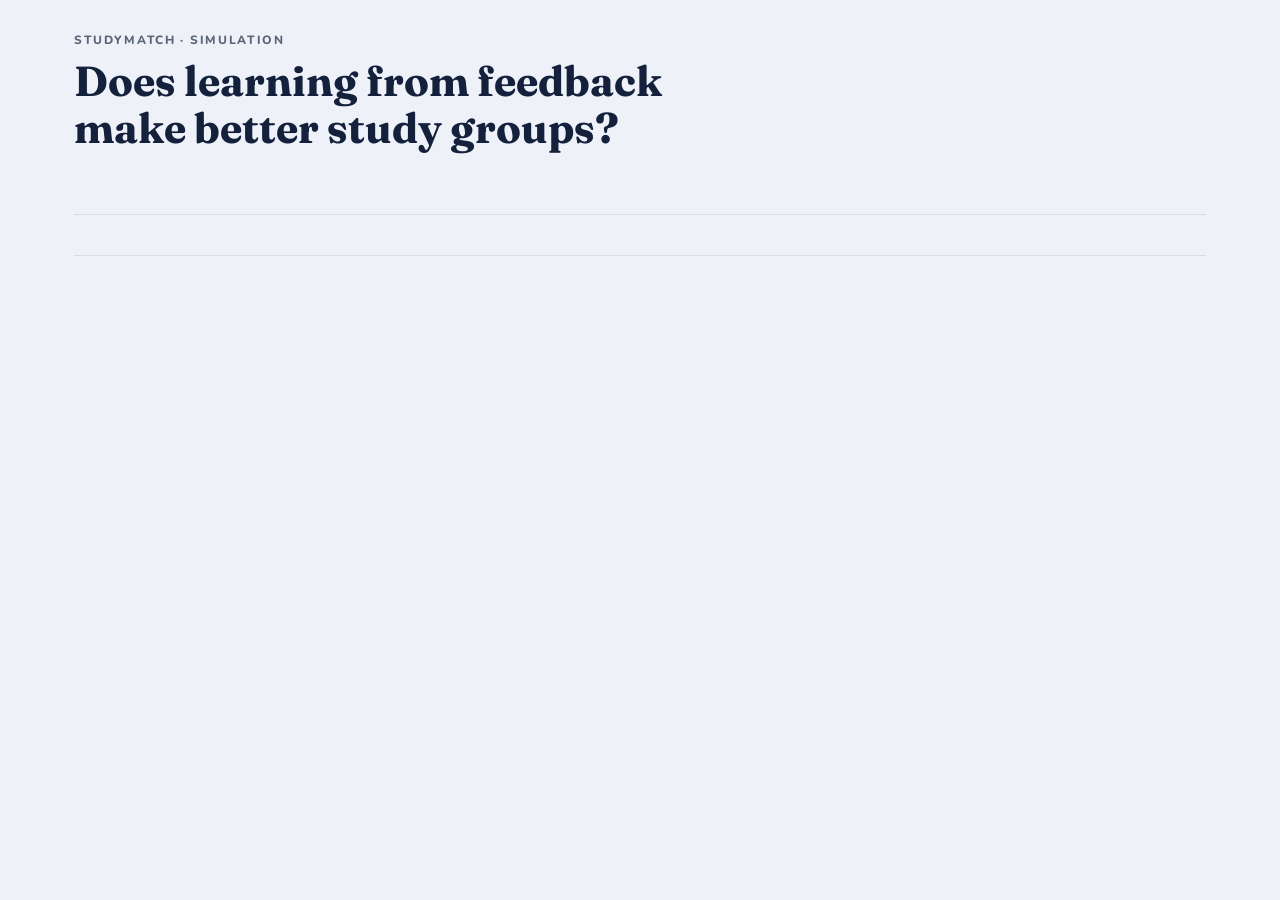
<file: simulation/dashboard_template.html>
<!doctype html>
<html lang="en">
<head>
<meta charset="utf-8">
<meta name="viewport" content="width=device-width, initial-scale=1, viewport-fit=cover">
<title>StudyMatch Semester Simulation</title>
<link rel="preconnect" href="https://fonts.googleapis.com">
<link rel="preconnect" href="https://fonts.gstatic.com" crossorigin>
<link rel="stylesheet" href="https://fonts.googleapis.com/css2?family=Fraunces:opsz,wght@9..144,600;9..144,700&family=Nunito:wght@400;600;700;800&display=swap">
<!--
  Template for the simulation dashboard. simulation/dashboard.py replaces the data
  placeholder below: run.py writes output/dashboard.html, and live.py serves the same
  page for a semester you step through. Open those, not this file.
-->
<style>
/* Layout: one centred column (max 1180px). The answer comes first (verdict, the three
   strategies, two headline charts); tabs hold the depth; a student or group opens in a
   drawer from the right. In live mode a control bar sits above the tabs.
   Visual language: docs/Design.md (navy, Fraunces + Nunito). */
:root {
  color-scheme: light;
  --bg: #EEF2F8;
  --surface: #FFFFFF;
  --surface-2: #F4F7FB;
  --band: #DCE6F5;
  --heading: #14213D;
  --ink: #1B2A41;
  --ink-2: #44506A;
  --muted: #5B6577;
  --line: rgba(27, 42, 65, 0.10);
  --line-strong: rgba(27, 42, 65, 0.18);
  --tint: rgba(20, 33, 61, 0.07);
  --accent: #14213D;
  --accent-hover: #0A1B33;
  --on-accent: #FFFFFF;
  --link: #1C5CAB;
  --focus: #5C7EA6;
  --grid: #E6EBF2;
  --axis: #C3CCD9;
  --s-stay: #8A919C;
  --s-survey: #1BAF7A;
  --s-learn: #2A78D6;
  --ref: #1B2A41;
  --viz: #3D5A80;
  --viz-2: #A3B1C6;
  --bad: #8A3B42;
  --bad-soft: #F6EBEC;
  --ok: #1C5CAB;
  --ok-soft: #E3EDFB;
  --ok-band: rgba(42, 120, 214, 0.26);
  --heat: 28, 92, 171;
  --on-heat: #FFFFFF;
  --av-1: #14213D;
  --av-2: #2C4770;
  --av-3: #5C7EA6;
  --shadow: 0 8px 24px rgba(27, 42, 65, 0.08);
  --scrim: rgba(10, 18, 32, 0.38);
  --font-display: "Fraunces", Georgia, "Times New Roman", serif;
  --font-body: "Nunito", system-ui, -apple-system, "Segoe UI", sans-serif;
  --font-mono: ui-monospace, SFMono-Regular, Consolas, monospace;
  --radius: 20px;
}
@media (prefers-color-scheme: dark) {
  :root:not([data-theme="light"]) {
    color-scheme: dark;
    --bg: #0B1220; --surface: #131C2E; --surface-2: #19243A; --band: #1B2A44;
    --heading: #E6ECF5; --ink: #E6ECF5; --ink-2: #C3CDE0; --muted: #97A3B8;
    --line: rgba(230, 236, 245, 0.10); --line-strong: rgba(230, 236, 245, 0.18); --tint: rgba(155, 184, 230, 0.12);
    --accent: #9BB8E6; --accent-hover: #B7CDF0; --on-accent: #0B1220; --link: #9BB8E6; --focus: #9BB8E6;
    --grid: #1F2A3F; --axis: #34405A;
    --s-stay: #7D8796; --s-survey: #199E70; --s-learn: #3987E5; --ref: #E6ECF5;
    --viz: #8FB0DD; --viz-2: #4F5E78;
    --bad: #E0959B; --bad-soft: #3A2228; --ok: #9BB8E6; --ok-soft: #1B2D4D; --ok-band: rgba(57, 135, 229, 0.38);
    --heat: 120, 165, 230; --on-heat: #0B1220;
    --av-1: #2C4770; --av-2: #3D5F8F; --av-3: #5C7EA6;
    --shadow: 0 8px 24px rgba(0, 0, 0, 0.35); --scrim: rgba(0, 0, 0, 0.55);
  }
}
:root[data-theme="dark"] {
  color-scheme: dark;
  --bg: #0B1220; --surface: #131C2E; --surface-2: #19243A; --band: #1B2A44;
  --heading: #E6ECF5; --ink: #E6ECF5; --ink-2: #C3CDE0; --muted: #97A3B8;
  --line: rgba(230, 236, 245, 0.10); --line-strong: rgba(230, 236, 245, 0.18); --tint: rgba(155, 184, 230, 0.12);
  --accent: #9BB8E6; --accent-hover: #B7CDF0; --on-accent: #0B1220; --link: #9BB8E6; --focus: #9BB8E6;
  --grid: #1F2A3F; --axis: #34405A;
  --s-stay: #7D8796; --s-survey: #199E70; --s-learn: #3987E5; --ref: #E6ECF5;
  --viz: #8FB0DD; --viz-2: #4F5E78;
  --bad: #E0959B; --bad-soft: #3A2228; --ok: #9BB8E6; --ok-soft: #1B2D4D; --ok-band: rgba(57, 135, 229, 0.38);
  --heat: 120, 165, 230; --on-heat: #0B1220;
  --av-1: #2C4770; --av-2: #3D5F8F; --av-3: #5C7EA6;
  --shadow: 0 8px 24px rgba(0, 0, 0, 0.35); --scrim: rgba(0, 0, 0, 0.55);
}

*, *::before, *::after { box-sizing: border-box; }
[hidden] { display: none !important; }
html { -webkit-text-size-adjust: 100%; }
body { margin: 0; background: var(--bg); color: var(--ink); font: 400 15px/1.55 var(--font-body); }
body.locked { overflow: hidden; }
h1, h2, h3 { font-family: var(--font-display); color: var(--heading); margin: 0; text-wrap: balance; }
h1 { font-size: clamp(28px, 4.2vw, 42px); line-height: 1.12; font-weight: 700; }
h2 { font-size: clamp(21px, 2.4vw, 26px); line-height: 1.2; font-weight: 700; }
h3 { font-size: 17.5px; line-height: 1.3; font-weight: 600; }
p { margin: 0; }
button, input, select { font: inherit; color: inherit; }
:focus-visible { outline: 3px solid var(--focus); outline-offset: 2px; }
code { font-family: var(--font-mono); font-size: 0.9em; background: var(--tint); padding: 1px 6px; border-radius: 6px; }
.muted { color: var(--muted); }
.small { font-size: 13px; }
.grow { flex: 1; }
.num { font-variant-numeric: tabular-nums; }

.page { max-width: 1180px; margin: 0 auto; padding-inline: 24px; padding-block: 28px 72px; }
@media (max-width: 640px) { .page { padding-inline: 16px; padding-block: 18px 56px; } }

/* Header */
.top { display: grid; gap: 12px; padding-block: 6px 18px; }
.eyebrow { font: 800 12px/1 var(--font-body); letter-spacing: 0.14em; text-transform: uppercase; color: var(--muted); }
.lede { color: var(--ink-2); max-width: 70ch; font-size: 16px; }
.chips { display: flex; flex-wrap: wrap; gap: 8px; }
.chip { display: inline-flex; align-items: center; gap: 6px; padding: 5px 11px; border-radius: 999px; background: var(--tint); color: var(--ink-2); font: 700 12.5px/1.25 var(--font-body); }

/* Live control bar */
.livebar { display: grid; gap: 14px; margin-bottom: 18px; }
.live-row { display: flex; flex-wrap: wrap; align-items: center; gap: 12px 18px; }
.live-week { display: grid; gap: 8px; min-width: 0; }
.live-week strong { font: 800 24px/1 var(--font-body); color: var(--heading); }
.live-week strong span { font-weight: 700; font-size: 15px; color: var(--muted); }
.dots { display: flex; gap: 4px; flex-wrap: wrap; }
.dots span { width: 18px; height: 8px; border-radius: 999px; background: var(--grid); }
.dots span.done { background: var(--accent); }
.dots span.exam { box-shadow: inset 0 0 0 2px var(--bad); }
.live-actions { display: flex; flex-wrap: wrap; gap: 8px; }
.live-status { font-size: 13.5px; color: var(--ink-2); min-height: 20px; }
.live-status.err { color: var(--bad); font-weight: 700; }
.bar { height: 6px; border-radius: 999px; background: var(--grid); overflow: hidden; }
.bar span { display: block; height: 100%; background: var(--accent); transition: width 0.3s; }
.settings { display: grid; gap: 14px; border-top: 1px solid var(--line); padding-top: 14px; }
.settings-grid { display: flex; flex-wrap: wrap; gap: 14px 18px; align-items: flex-end; }
.world-row { display: flex; flex-wrap: wrap; align-items: flex-end; gap: 12px 18px; border-top: 1px solid var(--line); padding-top: 14px; }
.world-opts { display: flex; flex-wrap: wrap; gap: 12px 18px; }
.confirm { display: grid; gap: 10px; background: var(--band); border-radius: 16px; padding: 14px 16px; }
.confirm p { max-width: 80ch; }
.seg button:disabled { opacity: 0.45; cursor: default; }

/* Tabs */
.tabs { position: sticky; top: env(safe-area-inset-top, 0px); z-index: 20; display: flex; gap: 4px; overflow-x: auto; padding-block: 10px; margin-bottom: 22px; background: var(--bg); border-bottom: 1px solid var(--line); scrollbar-width: none; }
.tabs::-webkit-scrollbar { display: none; }
.tab { flex: none; border: 0; background: transparent; color: var(--ink-2); padding: 8px 15px; border-radius: 999px; font-weight: 700; font-size: 14.5px; cursor: pointer; }
.tab:hover { background: var(--tint); }
.tab[aria-selected="true"] { background: var(--accent); color: var(--on-accent); }
.panel { display: grid; gap: 22px; grid-template-columns: minmax(0, 1fr); }
.stack { display: grid; gap: 14px; grid-template-columns: minmax(0, 1fr); }
.panel > *, .stack > *, .fig > *, .drawer-body > *, .dsec > * { min-width: 0; }

/* Layout */
.grid-2, .grid-3, .grid-4 { display: grid; gap: 18px; }
.grid-2 { grid-template-columns: repeat(2, minmax(0, 1fr)); }
.grid-3 { grid-template-columns: repeat(3, minmax(0, 1fr)); }
.grid-4 { grid-template-columns: repeat(4, minmax(0, 1fr)); }
@media (max-width: 1000px) { .grid-4 { grid-template-columns: repeat(2, minmax(0, 1fr)); } .grid-3 { grid-template-columns: repeat(2, minmax(0, 1fr)); } }
@media (max-width: 720px) { .grid-2, .grid-3, .grid-4 { grid-template-columns: minmax(0, 1fr); } }
.card { background: var(--surface); border: 1px solid var(--line); border-radius: var(--radius); box-shadow: var(--shadow); padding: 22px; min-width: 0; }
.card.flat { box-shadow: none; }
@media (max-width: 640px) { .card { padding: 16px; border-radius: 16px; } }
.section-head { display: flex; flex-wrap: wrap; align-items: flex-end; justify-content: space-between; gap: 10px 16px; }
.section-head > div { display: grid; gap: 6px; min-width: 0; }
.section-head p { color: var(--ink-2); max-width: 72ch; }
.sub-head { display: flex; align-items: baseline; gap: 10px; margin-top: 6px; flex-wrap: wrap; }
.sub-head h3 { font-size: 19px; }
.empty-state { text-align: center; padding: 48px 20px; display: grid; gap: 10px; justify-items: center; }
.empty-state p { color: var(--ink-2); max-width: 52ch; }

/* Overview */
.verdict { font: 600 clamp(21px, 2.7vw, 29px)/1.28 var(--font-display); color: var(--heading); max-width: 40ch; text-wrap: balance; }
.strat { display: grid; gap: 12px; align-content: start; }
.strat.best { border-color: var(--accent); }
.strat-top { display: flex; align-items: center; justify-content: space-between; gap: 8px; flex-wrap: wrap; }
.strat-name { display: inline-flex; align-items: center; gap: 10px; font-weight: 800; font-size: 16px; color: var(--heading); }
.strat-desc { color: var(--ink-2); font-size: 13.5px; line-height: 1.55; }
@media (min-width: 721px) { .strat-desc { min-height: calc(3 * 1.55em); } }
.hero { font: 800 48px/1 var(--font-body); color: var(--heading); letter-spacing: -0.01em; }
.hero-cap { color: var(--ink-2); font-size: 13.5px; margin-top: 6px; display: flex; flex-wrap: wrap; gap: 4px 8px; align-items: baseline; }
.kv { display: grid; grid-template-columns: minmax(0, 1fr) auto; gap: 7px 12px; font-size: 14px; border-top: 1px solid var(--line); padding-top: 12px; margin: 0; }
.kv dt { color: var(--ink-2); }
.kv dd { margin: 0; font-weight: 800; font-variant-numeric: tabular-nums; text-align: right; color: var(--heading); }
.badge { display: inline-block; padding: 5px 11px; border-radius: 999px; background: var(--tint); color: var(--heading); font: 800 12px/1 var(--font-body); letter-spacing: 0.02em; }
.badge.strong { background: var(--accent); color: var(--on-accent); }
.delta { font-weight: 800; font-size: 13px; white-space: nowrap; }
.delta.good { color: var(--ok); }
.delta.bad { color: var(--bad); }
.delta.flat { color: var(--muted); }
.tile { display: grid; gap: 6px; align-content: start; }
.tile-l { font-weight: 800; color: var(--ink-2); font-size: 14px; }
.tile-v { font: 800 30px/1.1 var(--font-body); color: var(--heading); }
.tile-c { color: var(--ink-2); font-size: 13.5px; }
.note { background: var(--band); border-radius: 16px; padding: 16px 18px; color: var(--ink); display: flex; gap: 12px; align-items: flex-start; }
.note > span { flex: none; display: flex; }
.note svg { width: 22px; height: 22px; stroke: var(--heading); fill: none; stroke-width: 1.8; stroke-linecap: round; stroke-linejoin: round; margin-top: 1px; }
.happen { display: grid; gap: 10px; }
.happen-row { display: grid; grid-template-columns: minmax(150px, 22%) minmax(0, 1fr); gap: 4px 14px; align-items: start; font-size: 14px; padding-top: 10px; border-top: 1px solid var(--line); }
.happen-row:first-child { border-top: 0; padding-top: 0; }
@media (max-width: 560px) { .happen-row { grid-template-columns: minmax(0, 1fr); } }
.list { margin: 0; padding-left: 20px; display: grid; gap: 6px; color: var(--ink-2); }
.list strong { color: var(--heading); }

/* Figures */
.fig { margin: 0; display: grid; gap: 12px; align-content: start; grid-template-columns: minmax(0, 1fr); }
.fig-head { display: flex; justify-content: space-between; align-items: flex-start; gap: 12px; }
.fig-titles { display: grid; gap: 3px; min-width: 0; }
.fig-sub { color: var(--muted); font-size: 13.5px; max-width: 75ch; }
.fig-tools { display: flex; gap: 8px; flex: none; align-items: center; }
.plot { position: relative; min-width: 0; }
.legend { display: flex; flex-wrap: wrap; gap: 6px 18px; font-size: 13px; color: var(--ink-2); }
.lg { display: inline-flex; align-items: center; gap: 7px; }
.lg-k { display: inline-block; flex: none; }
.lg-k.line { width: 18px; height: 0; border-top: 3px solid var(--c); border-radius: 3px; }
.lg-k.dot { width: 11px; height: 11px; border-radius: 50%; background: var(--c); }
.lg-k.tick { width: 3px; height: 14px; border-radius: 2px; background: var(--c); }
.lg-k.rect { width: 12px; height: 12px; border-radius: 3px; background: var(--c); }
.lg-k.ring { width: 13px; height: 13px; border-radius: 50%; border: 2.5px solid var(--c); }

/* Charts */
.chart { display: block; overflow: visible; font-family: var(--font-body); }
.chart:focus-visible { outline: 2px solid var(--focus); outline-offset: 4px; border-radius: 8px; }
.chart .grid { stroke: var(--grid); stroke-width: 1; shape-rendering: crispEdges; }
.chart .axis { stroke: var(--axis); stroke-width: 1; shape-rendering: crispEdges; }
.chart .tick { fill: var(--muted); font-size: 11.5px; font-variant-numeric: tabular-nums; }
.chart .axlab { fill: var(--muted); font-size: 12px; font-weight: 700; }
.chart .rowlab { fill: var(--ink); font-size: 13px; font-weight: 700; }
.chart .ln { fill: none; stroke-width: 2; stroke-linejoin: round; stroke-linecap: round; }
.chart .band { opacity: 0.13; }
.chart .dot { stroke: var(--surface); stroke-width: 2; }
.chart .endlab { font-size: 12px; fill: var(--ink-2); }
.chart .endlab .v { font-weight: 800; fill: var(--ink); }
.chart .xhair { stroke: var(--line-strong); stroke-width: 1; }
.chart .ref { stroke: var(--ref); stroke-width: 1; opacity: 0.55; }
.chart .reflab { fill: var(--muted); font-size: 11px; }
.chart .zone { fill: var(--bad-soft); }
.chart .exam { fill: var(--tint); }
.chart .conn { stroke: var(--axis); stroke-width: 2.5; stroke-linecap: round; }
.chart .mk-tick { stroke-width: 3; stroke-linecap: round; }
.chart .rowbg { fill: transparent; }
.chart .rowbg.on { fill: var(--surface-2); }
.chart .pt { opacity: 0.5; }
.chart .pt-hl { stroke: var(--surface); stroke-width: 2; }
.chart .bar { transition: opacity 0.12s; }
.chart .hit { outline: none; }
.chart .hit:focus-visible { stroke: var(--focus); stroke-width: 2; }

/* Tooltip */
.tip { position: fixed; z-index: 60; pointer-events: none; background: var(--surface); color: var(--ink); border: 1px solid var(--line-strong); border-radius: 12px; box-shadow: 0 10px 28px rgba(10, 18, 32, 0.18); padding: 10px 12px; font-size: 13px; min-width: 170px; max-width: 320px; display: grid; gap: 5px; }
.tip-t { font-weight: 800; color: var(--heading); }
.tip-r { display: grid; grid-template-columns: 16px minmax(0, 1fr) auto; gap: 8px; align-items: center; }
.tip-k { width: 14px; height: 0; border-top: 2.5px solid var(--c); border-radius: 2px; }
.tip-k.dot { width: 9px; height: 9px; border: 0; border-radius: 50%; background: var(--c); }
.tip-k.tick { width: 3px; height: 12px; border: 0; border-radius: 2px; background: var(--c); }
.tip-k.none { border: 0; }
.tip-l { color: var(--ink-2); }
.tip-v { text-align: right; font-variant-numeric: tabular-nums; display: grid; }
.tip-v strong { color: var(--ink); }
.tip-s { color: var(--muted); font-size: 11.5px; }
.tip-f { color: var(--muted); font-size: 12px; border-top: 1px solid var(--line); padding-top: 5px; }

/* Controls */
.btn { display: inline-flex; align-items: center; justify-content: center; gap: 6px; border-radius: 999px; padding: 8px 16px; font-weight: 800; font-size: 14px; cursor: pointer; border: 2px solid var(--accent); background: var(--accent); color: var(--on-accent); white-space: nowrap; }
.btn:hover { background: var(--accent-hover); border-color: var(--accent-hover); }
.btn.ghost { background: transparent; color: var(--heading); border-color: var(--line-strong); }
.btn.ghost:hover { background: var(--tint); }
.btn.sm { padding: 5px 12px; font-size: 13px; border-width: 1.5px; }
.btn:disabled { opacity: 0.45; cursor: default; }
.btn:disabled:hover { background: var(--accent); }
.btn.ghost:disabled:hover { background: transparent; }
.linkbtn { background: none; border: 0; padding: 0; color: var(--link); font-weight: 800; cursor: pointer; text-align: left; text-decoration: underline; text-decoration-color: var(--line-strong); text-underline-offset: 3px; }
.linkbtn:hover { text-decoration-color: currentColor; }
.controls { display: flex; flex-wrap: wrap; gap: 14px 18px; align-items: flex-end; }
.ctl { display: grid; gap: 6px; min-width: 0; }
.field-l { font: 800 11px/1 var(--font-body); letter-spacing: 0.08em; text-transform: uppercase; color: var(--muted); }
.seg { display: inline-flex; flex-wrap: wrap; padding: 3px; gap: 2px; background: var(--tint); border-radius: 999px; }
.seg button { border: 0; background: transparent; padding: 6px 13px; border-radius: 999px; font-weight: 800; font-size: 13.5px; color: var(--ink-2); cursor: pointer; display: inline-flex; align-items: center; gap: 7px; }
.seg button:hover { color: var(--heading); }
.seg button[aria-pressed="true"] { background: var(--surface); color: var(--heading); box-shadow: 0 1px 4px rgba(10, 18, 32, 0.18); }
.input { font-size: 14px; padding: 7px 14px; border-radius: 999px; border: 1.5px solid var(--line-strong); background: var(--surface); color: var(--ink); min-width: 0; width: 220px; max-width: 100%; }
.input:focus { outline: none; border-color: var(--accent); box-shadow: 0 0 0 4px var(--tint); }
select.input { width: auto; cursor: pointer; }
input.input[type="number"] { width: 96px; }
.wp { display: inline-flex; gap: 6px; align-items: center; }
.switch { display: inline-flex; align-items: center; gap: 9px; font-size: 13.5px; color: var(--ink-2); cursor: pointer; font-weight: 700; }
.switch input { appearance: none; -webkit-appearance: none; width: 36px; height: 21px; border-radius: 999px; background: var(--line-strong); position: relative; cursor: pointer; margin: 0; flex: none; transition: background 0.15s; }
.switch input::after { content: ""; position: absolute; top: 3px; left: 3px; width: 15px; height: 15px; border-radius: 50%; background: var(--surface); transition: transform 0.15s; box-shadow: 0 1px 2px rgba(0, 0, 0, 0.25); }
.switch input:checked { background: var(--accent); }
.switch input:checked::after { transform: translateX(15px); }

/* Tables */
.tbl-wrap { overflow-x: auto; min-width: 0; }
.tbl { width: 100%; border-collapse: collapse; font-size: 14px; }
.tbl th { text-align: left; font: 800 11px/1.3 var(--font-body); letter-spacing: 0.06em; text-transform: uppercase; color: var(--muted); padding: 8px 10px; border-bottom: 1px solid var(--line-strong); white-space: nowrap; vertical-align: bottom; }
.tbl th.used::after { content: ""; display: inline-block; width: 6px; height: 6px; border-radius: 50%; background: var(--s-learn); margin-left: 6px; vertical-align: middle; }
.tbl td { padding: 9px 10px; border-bottom: 1px solid var(--line); vertical-align: middle; }
.tbl .num { text-align: right; font-variant-numeric: tabular-nums; white-space: nowrap; }
.tbl .nowrap { white-space: nowrap; }
.tbl tbody tr.click { cursor: pointer; }
.tbl tbody tr.click:hover { background: var(--surface-2); }
.tbl tbody tr:last-child td { border-bottom: 0; }
.tbl .sec td { background: var(--surface-2); font-weight: 800; color: var(--heading); }
.tbl td.top, .tbl.top td { vertical-align: top; }
.pager { display: flex; align-items: center; gap: 8px; padding-top: 12px; flex-wrap: wrap; }
.empty { padding: 28px 8px; text-align: center; color: var(--muted); }
.quote { font-style: italic; color: var(--ink-2); font-size: 13px; }

/* Pills, avatars, chips */
.pill { display: inline-flex; align-items: center; gap: 5px; padding: 2px 9px; border-radius: 999px; font: 800 12.5px/1.5 var(--font-body); font-variant-numeric: tabular-nums; white-space: nowrap; }
.pill.bad { background: var(--bad-soft); color: var(--bad); }
.pill.mid { background: var(--tint); color: var(--ink-2); }
.pill.good { background: var(--ok-soft); color: var(--ok); }
.pill.none { background: transparent; color: var(--muted); box-shadow: inset 0 0 0 1px var(--line-strong); }
.pill.strong { background: var(--accent); color: var(--on-accent); }
.pill-tag { font-size: 10.5px; letter-spacing: 0.05em; text-transform: uppercase; opacity: 0.85; }
.tagchip { display: inline-block; padding: 2px 9px; border-radius: 999px; background: var(--tint); color: var(--ink-2); font-size: 12.5px; font-weight: 700; margin: 2px 4px 2px 0; }
.story { border: 1px solid var(--line); border-radius: 16px; padding: 13px 15px; display: grid; gap: 7px; font-size: 14px; }
.story-head { display: flex; align-items: baseline; gap: 10px; flex-wrap: wrap; }
.story-head strong { color: var(--heading); }
.av { width: 30px; height: 30px; border-radius: 50%; display: inline-grid; place-items: center; flex: none; color: #FFFFFF; font: 700 13px/1 var(--font-display); background: var(--av-1); }
.av.c2 { background: var(--av-2); }
.av.c3 { background: var(--av-3); }
.av.lg { width: 54px; height: 54px; font-size: 23px; }
.av-stack { display: inline-flex; }
.av-stack .av { width: 26px; height: 26px; font-size: 11.5px; box-shadow: 0 0 0 2px var(--surface); margin-right: -6px; }
.who { display: inline-flex; align-items: center; gap: 10px; min-width: 0; }
.who-name { display: grid; min-width: 0; }
.sq-row { display: inline-flex; gap: 2px; }
.sq { width: 12px; height: 20px; border-radius: 3px; display: inline-block; }
.sq.bad { background: var(--bad); opacity: 0.75; }
.sq.mid { background: var(--axis); }
.sq.good { background: var(--ok); opacity: 0.7; }
.sq.none { box-shadow: inset 0 0 0 1px var(--line-strong); }
.sq.cur { outline: 2px solid var(--heading); outline-offset: 1px; }

/* HTML bars */
.bars { display: grid; gap: 9px; }
.bar-row { display: grid; grid-template-columns: minmax(110px, 36%) minmax(0, 1fr) auto; gap: 12px; align-items: center; font-size: 13.5px; }
.bar-l { color: var(--ink); font-weight: 700; min-width: 0; }
.bar-t { position: relative; height: 12px; background: var(--grid); border-radius: 0 4px 4px 0; }
.bar-f { position: absolute; left: 0; top: 0; bottom: 0; border-radius: 0 4px 4px 0; min-width: 2px; }
.bar-m { position: absolute; top: -4px; bottom: -4px; width: 2px; background: var(--ref); border-radius: 2px; transform: translateX(-1px); opacity: 0.8; }
.bar-v { font-weight: 800; font-variant-numeric: tabular-nums; color: var(--heading); text-align: right; min-width: 44px; }

/* Frequency table */
.freq { border-collapse: separate; border-spacing: 4px; width: 100%; font-size: 13.5px; }
.freq th { font: 800 11px/1.3 var(--font-body); letter-spacing: 0.06em; text-transform: uppercase; color: var(--muted); padding: 4px 6px; text-align: center; }
.freq th.rowh { text-align: left; text-transform: none; letter-spacing: 0; font-size: 14px; color: var(--heading); white-space: nowrap; }
.freq td { border-radius: 10px; padding: 9px 8px; text-align: center; font-variant-numeric: tabular-nums; vertical-align: middle; }
.freq td strong { display: block; font-size: 16px; }
.freq td span { font-size: 11.5px; }
.freq td.pick { box-shadow: inset 0 0 0 3px var(--heading); }

/* Checks */
.check { display: grid; grid-template-columns: 28px minmax(0, 1fr) minmax(0, 42%); gap: 6px 14px; align-items: center; padding: 14px 0; border-bottom: 1px solid var(--line); }
.check:last-child { border-bottom: 0; }
@media (max-width: 720px) { .check { grid-template-columns: 28px minmax(0, 1fr); } .check .viz { grid-column: 2; } }
.st-ic { width: 26px; height: 26px; border-radius: 50%; display: inline-grid; place-items: center; flex: none; }
.st-ic svg { width: 15px; height: 15px; fill: none; stroke-width: 2.6; stroke-linecap: round; stroke-linejoin: round; }
.st-ic.pass { background: var(--ok-soft); }
.st-ic.pass svg { stroke: var(--ok); }
.st-ic.fail { background: var(--bad-soft); }
.st-ic.fail svg { stroke: var(--bad); }
.st-ic.sm { width: 20px; height: 20px; }
.st-ic.sm svg { width: 12px; height: 12px; }
.check-l { font-weight: 800; color: var(--heading); }
.check-d { color: var(--muted); font-size: 13px; }
.range { position: relative; height: 10px; border-radius: 999px; background: var(--grid); margin-block: 8px 4px; }
.range .okb { position: absolute; top: 0; bottom: 0; background: var(--ok-band); border-radius: 999px; }
.range .val { position: absolute; top: 50%; width: 14px; height: 14px; border-radius: 50%; background: var(--heading); box-shadow: 0 0 0 2px var(--surface); transform: translate(-50%, -50%); }
.range-l { display: flex; justify-content: space-between; font-size: 11.5px; color: var(--muted); font-variant-numeric: tabular-nums; }
.pair { display: grid; gap: 5px; font-size: 12.5px; }
.pair-row { display: grid; grid-template-columns: minmax(0, 1fr) 40px; gap: 8px; align-items: center; }
.pair-row .bar-t { height: 9px; }
.pair-row span:last-child { text-align: right; font-weight: 800; font-variant-numeric: tabular-nums; color: var(--heading); }
.vcell { display: inline-flex; align-items: center; gap: 8px; }
.dl { display: grid; grid-template-columns: minmax(120px, 34%) minmax(0, 1fr); gap: 9px 16px; margin: 0; font-size: 14px; }
.dl dt { font-weight: 800; color: var(--heading); }
.dl dd { margin: 0; color: var(--ink-2); }
@media (max-width: 560px) { .dl { grid-template-columns: minmax(0, 1fr); gap: 2px 0; } .dl dd { margin-bottom: 8px; } }
.log { display: grid; gap: 0; }
.log-row { display: grid; grid-template-columns: 64px 128px minmax(0, 1fr); gap: 10px; align-items: baseline; padding: 9px 0; border-bottom: 1px solid var(--line); font-size: 14px; }
.log-row:last-child { border-bottom: 0; }
@media (max-width: 560px) { .log-row { grid-template-columns: 56px minmax(0, 1fr); } .log-row > :last-child { grid-column: 1 / -1; } }

/* Drawer */
.scrim { position: fixed; inset: 0; background: var(--scrim); z-index: 40; }
.drawer { position: fixed; top: 0; right: 0; bottom: 0; width: min(660px, 100%); z-index: 41; background: var(--surface); box-shadow: -16px 0 40px rgba(10, 18, 32, 0.25); overflow-y: auto; overscroll-behavior: contain; padding-inline: 24px; padding-bottom: calc(36px + env(safe-area-inset-bottom, 0px)); }
@media (max-width: 640px) { .drawer { padding-inline: 16px; } }
@media (prefers-reduced-motion: no-preference) { .drawer:not([hidden]) { animation: slidein 0.18s ease-out; } }
@keyframes slidein { from { transform: translateX(32px); } to { transform: none; } }
.drawer-bar { position: sticky; top: 0; z-index: 3; display: flex; align-items: center; gap: 10px; background: var(--surface); padding-block: calc(14px + env(safe-area-inset-top, 0px)) 12px; border-bottom: 1px solid var(--line); margin-bottom: 18px; }
.drawer-kicker { flex: 1; font: 800 11px/1 var(--font-body); letter-spacing: 0.1em; text-transform: uppercase; color: var(--muted); }
.drawer-body { display: grid; gap: 24px; grid-template-columns: minmax(0, 1fr); }
.dsec { display: grid; gap: 10px; grid-template-columns: minmax(0, 1fr); }
.dsec > h3 { font-size: 17px; }
.who-lg { display: flex; gap: 14px; align-items: center; }
.who-lg h2 { font-size: 24px; }
.stats { display: flex; flex-wrap: wrap; gap: 8px; }
.warn { color: var(--bad); font-weight: 800; }
.trait { display: grid; grid-template-columns: minmax(96px, 30%) minmax(0, 1fr); gap: 2px 14px; align-items: center; }
.trait-l { font-weight: 800; color: var(--heading); font-size: 13.5px; line-height: 1.25; }
.trait-l span { display: block; font-weight: 600; color: var(--muted); font-size: 11.5px; }
.track { position: relative; height: 26px; margin-inline: 8px; }
.track::before { content: ""; position: absolute; left: 0; right: 0; top: 50%; border-top: 2px solid var(--grid); }
.mk { position: absolute; top: 50%; width: 13px; height: 13px; border-radius: 50%; transform: translate(-50%, -50%); box-shadow: 0 0 0 2px var(--surface); background: var(--c); }
.mk.tick { width: 3px; height: 20px; border-radius: 2px; box-shadow: none; }
.mk.ring { width: 19px; height: 19px; background: transparent; border: 2.5px solid var(--c); box-shadow: none; }
.scale { display: grid; grid-template-columns: minmax(96px, 30%) minmax(0, 1fr); gap: 14px; font-size: 11px; color: var(--muted); }
.scale div { display: flex; justify-content: space-between; margin-inline: 8px; font-variant-numeric: tabular-nums; }
.avail { display: grid; grid-template-columns: 34px repeat(16, minmax(0, 1fr)); gap: 3px; font-size: 11px; color: var(--muted); align-items: center; }
.avail .c { height: 15px; border-radius: 3px; background: var(--grid); }
.avail .c.on { background: var(--viz); }
.heat { border-collapse: separate; border-spacing: 3px; font-size: 13px; width: 100%; }
.heat th { font: 800 10.5px/1.2 var(--font-body); letter-spacing: 0.04em; text-transform: uppercase; color: var(--muted); padding: 2px 4px; text-align: center; }
.heat th.rowh { text-align: left; text-transform: none; letter-spacing: 0; font-size: 13px; color: var(--ink); font-weight: 700; white-space: nowrap; }
.heat td { text-align: center; padding: 6px 4px; border-radius: 6px; font-weight: 800; font-variant-numeric: tabular-nums; }
.heat tr.spread td { background: transparent; color: var(--ink-2); font-weight: 700; }
.heat tr.spread td.wide { color: var(--bad); font-weight: 800; }

.foot { margin-top: 40px; padding-top: 18px; border-top: 1px solid var(--line); color: var(--muted); font-size: 13px; display: grid; gap: 6px; }
</style>
</head>
<body>
<div class="page">
  <header class="top">
    <p class="eyebrow">StudyMatch · Simulation</p>
    <h1>Does learning from feedback make better study groups?</h1>
    <p class="lede" id="lede"></p>
    <div class="chips" id="meta-chips"></div>
  </header>
  <section class="card livebar" id="livebar" hidden aria-label="Simulation controls"></section>
  <nav class="tabs" id="tabs" role="tablist" aria-label="Sections"></nav>
  <main id="panels"></main>
  <footer class="foot" id="foot"></footer>
</div>
<div class="scrim" id="scrim" hidden></div>
<aside class="drawer" id="drawer" role="dialog" aria-modal="true" aria-labelledby="drawer-kicker" hidden>
  <div class="drawer-bar">
    <button class="btn ghost sm" id="drawer-back" type="button" hidden>Back</button>
    <span class="drawer-kicker" id="drawer-kicker"></span>
    <button class="btn ghost sm" id="drawer-close" type="button">Close</button>
  </div>
  <div class="drawer-body" id="drawer-body"></div>
</aside>
<div class="tip" id="tip" hidden></div>
<script type="application/json" id="dashboard-data">__DASHBOARD_DATA__</script>
<script>
(() => {
'use strict';

/* ---------- data ---------- */
const D = JSON.parse(document.getElementById('dashboard-data').textContent);
const $ = (sel, root = document) => root.querySelector(sel);
const W = D.meta.weeks, MAXW = D.meta.max_weeks, SEEDS = D.meta.seeds, LIVE = D.meta.live;
const EXAM = new Set(D.meta.exam_weeks), CHECKIN = D.meta.checkin_every;
const STRATS = D.strategies, SID = STRATS.map(s => s.id);
const SBY = Object.fromEntries(STRATS.map(s => [s.id, s]));
const MET = Object.fromEntries(D.metrics.map(m => [m.id, m]));
const ST = D.students, N = ST.id.length, AX = D.axes, FL = D.feature_labels;
const COURSES = D.courses, TAGS = D.tags;
const LEARN = SBY.learn ? 'learn' : SID[SID.length - 1];
const NS = 'http://www.w3.org/2000/svg';
const PAGE = 25;
const state = {bands: true};
const color = id => `var(--s-${id})`;
const range = n => Array.from({length: n}, (_, i) => i);
const avg = xs => { const v = xs.filter(x => x != null); return v.length ? v.reduce((a, b) => a + b, 0) / v.length : null; };
const sum = xs => xs.reduce((a, b) => a + (b || 0), 0);
const cap = t => t ? t.charAt(0).toUpperCase() + t.slice(1) : t;
const weekNote = w => [EXAM.has(w + 1) ? 'exam week' : null, (w + 1) % CHECKIN === 0 ? 'check-in' : null].filter(Boolean).join(', ');
const weekTitle = w => weekNote(w) ? `Week ${w + 1} · ${weekNote(w)}` : `Week ${w + 1}`;
const weekLabels = () => range(W).map(w => `W${w + 1}`);
const policyLabel = (cad, str) => cad == null ? 'never move unhappy students (only place those who quit)'
  : `move unhappy students ${cad === 1 ? 'every week' : `every ${cad} weeks`}, after ${str === 1 ? '1 unhappy answer' : `${str} unhappy answers in a row`}`;
const movedSets = Object.fromEntries(SID.map(id => [id, (D.trace[id] || []).map(T => new Set(T.moved))]));
const store = {
  get(k, fallback) { try { const v = sessionStorage.getItem(`studymatch-sim-${k}`); return v ? JSON.parse(v) : fallback; } catch (e) { return fallback; } },
  set(k, v) { try { sessionStorage.setItem(`studymatch-sim-${k}`, JSON.stringify(v)); } catch (e) { /* storage unavailable */ } },
};

/* ---------- formatting ---------- */
const FMT = {
  pct: v => v == null ? '–' : `${Math.round(v * 100)}%`,
  share: v => v == null ? '–' : `${Math.round(v * 100)}%`,
  sat: v => v == null ? '–' : v.toFixed(2),
  r: v => v == null ? '–' : v.toFixed(3),
  one: v => v == null ? '–' : v.toFixed(1),
  count: v => {
    if (v == null) return '–';
    const x = Math.round(v * 10) / 10;
    return Number.isInteger(x) ? x.toLocaleString('en-US') : x.toFixed(1);
  },
  money: v => v == null ? '–' : `$${v.toFixed(v < 1 ? 3 : 2)}`,
};
function tickFormatter(format, step) {
  if (format === 'pct' || format === 'share') {
    const d = Math.max(0, -Math.floor(Math.log10(step * 100) + 1e-9));
    return v => `${(v * 100).toFixed(d)}%`;
  }
  if (format === 'count') return v => FMT.count(v);
  const d = Math.max(0, -Math.floor(Math.log10(step) + 1e-9));
  return v => v.toFixed(d);
}
function niceTicks(lo, hi, count) {
  if (!(hi > lo)) hi = lo + 1;
  const raw = (hi - lo) / count, mag = 10 ** Math.floor(Math.log10(raw)), e = raw / mag;
  const step = (e >= 7.5 ? 10 : e >= 3.5 ? 5 : e >= 1.5 ? 2 : 1) * mag;
  const out = [];
  for (let k = Math.floor(lo / step + 1e-9); k <= Math.ceil(hi / step - 1e-9); k++) out.push(+(k * step).toFixed(12));
  return out;
}
function delta(d, format, better, versus) {
  const size = format === 'pct' ? Math.round(Math.abs(d) * 100) : Math.abs(d);
  if (size < (format === 'pct' ? 1 : 0.005)) return h('span', {class: 'delta flat', text: `no change ${versus}`});
  const good = (d < 0) === (better === 'down');
  const text = format === 'pct' ? `${size} pts` : size.toFixed(2);
  return h('span', {class: `delta ${good ? 'good' : 'bad'}`, text: `${d < 0 ? '▼' : '▲'} ${text} ${versus}`});
}

/* ---------- DOM helpers ---------- */
function h(tag, attrs, ...kids) {
  const e = document.createElement(tag);
  for (const [k, v] of Object.entries(attrs || {})) {
    if (v == null || v === false) continue;
    if (k === 'class') e.className = v;
    else if (k === 'text') e.textContent = v;
    else if (k === 'style') e.style.cssText = v;
    else if (k.startsWith('on')) e.addEventListener(k.slice(2), v);
    else e.setAttribute(k, v === true ? '' : v);
  }
  for (const c of kids.flat(Infinity)) if (c != null && c !== false) e.append(c instanceof Node ? c : String(c));
  return e;
}
function sv(tag, attrs, ...kids) {
  const e = document.createElementNS(NS, tag);
  for (const [k, v] of Object.entries(attrs || {})) {
    if (v == null) continue;
    if (k === 'text') e.textContent = v; else e.setAttribute(k, v);
  }
  for (const c of kids.flat(Infinity)) if (c) e.append(c);
  return e;
}
const ICON = {
  info: '<svg viewBox="0 0 24 24" aria-hidden="true"><circle cx="12" cy="12" r="9"/><path d="M12 11v6M12 7.5v.5"/></svg>',
  pass: '<svg viewBox="0 0 24 24" aria-hidden="true"><path d="M5 12.5l4.5 4.5L19 7.5"/></svg>',
  fail: '<svg viewBox="0 0 24 24" aria-hidden="true"><path d="M6 6l12 12M18 6L6 18"/></svg>',
};
function icon(name, cls, label) { const s = h('span', {class: cls, role: label ? 'img' : null, 'aria-label': label || null}); s.innerHTML = ICON[name]; return s; }
const passIcon = (ok, sm) => icon(ok ? 'pass' : 'fail', `st-ic ${ok ? 'pass' : 'fail'}${sm ? ' sm' : ''}`, ok ? 'Pass' : 'Fail');
const note = (...kids) => h('div', {class: 'note'}, icon('info'), h('p', {}, ...kids));

/* ---------- tooltip ---------- */
const tip = $('#tip');
function showTip(x, y, title, rows, foot) {
  tip.replaceChildren(
    h('div', {class: 'tip-t', text: title}),
    ...rows.map(r => h('div', {class: 'tip-r'},
      h('span', {class: `tip-k ${r.color ? (r.kind || '') : 'none'}`, style: r.color ? `--c:${r.color}` : null}),
      h('span', {class: 'tip-l', text: r.label}),
      h('span', {class: 'tip-v'}, h('strong', {text: r.value}), r.sub ? h('span', {class: 'tip-s', text: r.sub}) : null))),
    foot ? h('div', {class: 'tip-f', text: foot}) : null);
  tip.hidden = false;
  const b = tip.getBoundingClientRect(), pad = 14;
  let left = x + pad, top = y + pad;
  if (left + b.width > innerWidth - 8) left = x - b.width - pad;
  if (top + b.height > innerHeight - 8) top = y - b.height - pad;
  tip.style.left = `${Math.max(8, left)}px`;
  tip.style.top = `${Math.max(8, top)}px`;
}
const hideTip = () => { tip.hidden = true; };
addEventListener('scroll', hideTip, {passive: true});

/* ---------- chart plumbing ---------- */
const ro = new ResizeObserver(entries => {
  const due = entries.map(e => e.target).filter(host => { const w = Math.round(host.clientWidth); return w > 0 && w !== host._w; });
  if (due.length) requestAnimationFrame(() => due.forEach(host => host._draw()));
});
function mountChart(host, draw) {
  host._draw = () => { const Wd = host.clientWidth; if (!Wd) return; host._w = Wd; draw(Wd); };
  ro.observe(host);
  host._draw();
  return host;
}
const lineHosts = new Set();
function redrawLines() {
  for (const host of lineHosts) {
    if (!host.isConnected) { lineHosts.delete(host); ro.unobserve(host); continue; }
    host._w = 0; host._draw();
  }
}
function svgRoot(Wd, H, label) {
  return sv('svg', {class: 'chart', width: Wd, height: H, viewBox: `0 0 ${Wd} ${H}`, role: 'img', 'aria-label': label});
}
function legend(items) {
  return h('div', {class: 'legend'}, items.map(it =>
    h('span', {class: 'lg'}, h('span', {class: `lg-k ${it.kind || 'line'}`, style: `--c:${it.color}`}), it.label)));
}
const stratLegend = () => legend(STRATS.map(s => ({label: s.label, color: color(s.id)})));
const lastIdx = vs => { for (let i = vs.length - 1; i >= 0; i--) if (vs[i] != null) return i; return -1; };

/* Line chart. o: {series [{label, short, color, values, band}], xLabels, format, yDomain, ticks, min, height,
   endLabels, zone [lo, hi], ref {value, label, name}, shadeExams, tipTitle(i), bands (false = never), left, aria} */
function lineChart(o) {
  const host = h('div', {class: 'plot'});
  lineHosts.add(host);
  return mountChart(host, Wd => {
    const H = o.height || 230, ends = o.endLabels && Wd >= 440;
    const m = {t: 12, r: ends ? 104 : 16, b: 30, l: o.left || 46};
    const iw = Wd - m.l - m.r, ih = H - m.t - m.b;
    const bands = o.bands !== false && state.bands && SEEDS > 1 && o.series.some(sr => sr.band);
    let lo, hi, ticks;
    if (o.yDomain) {
      [lo, hi] = o.yDomain;
      ticks = o.ticks || niceTicks(lo, hi, 4).filter(t => t >= lo - 1e-9 && t <= hi + 1e-9);
    } else {
      const vals = [];
      for (const sr of o.series) {
        sr.values.forEach(v => { if (v != null) vals.push(v); });
        if (bands && sr.band) sr.band.forEach(([a, b]) => vals.push(a, b));
      }
      if (o.ref) vals.push(o.ref.value);
      if (!vals.length) vals.push(0, 1);
      lo = Math.min(...vals); hi = Math.max(...vals);
      const pad = (hi - lo) * 0.12 || Math.abs(hi) * 0.08 || 0.05;
      lo -= pad; hi += pad;
      if (o.min != null) lo = Math.max(lo, o.min);
      ticks = niceTicks(lo, hi, ih < 130 ? 3 : 4);
      lo = ticks[0]; hi = ticks[ticks.length - 1];
    }
    const tf = tickFormatter(o.format, ticks.length > 1 ? ticks[1] - ticks[0] : 1);
    const vf = FMT[o.format];
    const n = o.xLabels.length, inset = 10;
    const X = i => m.l + inset + (n === 1 ? (iw - 2 * inset) / 2 : i * (iw - 2 * inset) / (n - 1));
    const Y = v => m.t + ih - (v - lo) / (hi - lo) * ih;
    const svg = svgRoot(Wd, H, o.aria || 'Line chart');
    svg.setAttribute('tabindex', '0');
    if (o.shadeExams && n > 1) {
      const step = (iw - 2 * inset) / (n - 1);
      range(n).forEach(i => { if (EXAM.has(i + 1)) svg.append(sv('rect', {class: 'exam', x: X(i) - step / 2, width: step, y: m.t, height: ih})); });
    }
    if (o.zone) {
      const top = Y(Math.min(hi, o.zone[1])), bottom = Y(Math.max(lo, o.zone[0]));
      svg.append(sv('rect', {class: 'zone', x: m.l, width: iw, y: top, height: Math.max(0, bottom - top), rx: 4}));
    }
    ticks.forEach((t, k) => {
      const y = Y(t);
      svg.append(sv('line', {class: k === 0 ? 'axis' : 'grid', x1: m.l, x2: m.l + iw, y1: y, y2: y}),
        sv('text', {class: 'tick', x: m.l - 8, y: y + 4, 'text-anchor': 'end', text: tf(t)}));
    });
    const every = Math.max(1, Math.ceil(n * 30 / Math.max(1, iw - 2 * inset)));
    o.xLabels.forEach((lab, i) => {
      if ((n - 1 - i) % every === 0) svg.append(sv('text', {class: 'tick', x: X(i), y: H - 9, 'text-anchor': 'middle', text: lab}));
    });
    if (o.ref) {
      const y = Y(o.ref.value);
      svg.append(sv('line', {class: 'ref', x1: m.l, x2: m.l + iw, y1: y, y2: y}));
      if (o.ref.label) svg.append(sv('text', {class: 'reflab', x: m.l + iw, y: y - 5, 'text-anchor': 'end', text: o.ref.label}));
    }
    const pathOf = vs => {
      let d = '', pen = false;
      vs.forEach((v, i) => {
        if (v == null) { pen = false; return; }
        d += `${pen ? 'L' : 'M'}${X(i).toFixed(1)},${Y(v).toFixed(1)}`; pen = true;
      });
      return d;
    };
    if (bands) for (const sr of o.series) if (sr.band) {
      const top = sr.band.map(([, b], i) => `${X(i).toFixed(1)},${Y(b).toFixed(1)}`);
      const bot = sr.band.map(([a], i) => `${X(i).toFixed(1)},${Y(a).toFixed(1)}`).reverse();
      svg.append(sv('polygon', {class: 'band', points: top.concat(bot).join(' '), style: `fill:${sr.color}`}));
    }
    for (const sr of o.series) svg.append(sv('path', {class: 'ln', d: pathOf(sr.values), style: `stroke:${sr.color}`}));
    for (const sr of o.series) {
      sr.values.forEach((v, i) => {
        const single = (sr.values[i - 1] == null) && (sr.values[i + 1] == null);
        if (v != null && (i === lastIdx(sr.values) || single)) svg.append(sv('circle', {class: 'dot', cx: X(i), cy: Y(v), r: 4.5, style: `fill:${sr.color}`}));
      });
    }
    if (ends) {
      const labs = o.series.map(sr => { const i = lastIdx(sr.values); return i < 0 ? null : {sr, y: Y(sr.values[i]), v: sr.values[i]}; })
        .filter(Boolean).sort((a, b) => a.y - b.y);
      if (labs.every((l, k) => k === 0 || l.y - labs[k - 1].y >= 15)) {
        for (const l of labs) svg.append(sv('text', {class: 'endlab', x: m.l + iw + 10, y: l.y + 4},
          sv('tspan', {class: 'v', text: vf(l.v)}), sv('tspan', {dx: 6, text: l.sr.short || l.sr.label})));
      }
    }
    const xh = sv('line', {class: 'xhair', y1: m.t, y2: m.t + ih, visibility: 'hidden'});
    const hl = sv('g');
    const hit = sv('rect', {x: m.l, y: m.t, width: iw, height: ih, fill: 'transparent'});
    svg.append(xh, hl, hit);
    let cur = -1;
    const show = (i, cx, cy) => {
      cur = i;
      xh.setAttribute('x1', X(i)); xh.setAttribute('x2', X(i)); xh.setAttribute('visibility', 'visible');
      const live = o.series.filter(sr => sr.values[i] != null);
      hl.replaceChildren(...live.map(sr => sv('circle', {class: 'dot', cx: X(i), cy: Y(sr.values[i]), r: 5, style: `fill:${sr.color}`})));
      const rows = live.slice().sort((a, b) => b.values[i] - a.values[i]).map(sr => ({
        color: sr.color, label: sr.label, value: vf(sr.values[i]),
        sub: bands && sr.band ? `${vf(sr.band[i][0])}–${vf(sr.band[i][1])} across seeds` : null}));
      if (o.ref && o.ref.name) rows.push({color: 'var(--ref)', kind: 'tick', label: o.ref.name, value: vf(o.ref.value)});
      showTip(cx, cy, o.tipTitle ? o.tipTitle(i) : o.xLabels[i], rows.length ? rows : [{label: 'No value', value: '–'}], o.tipFoot);
    };
    const hide = () => { cur = -1; xh.setAttribute('visibility', 'hidden'); hl.replaceChildren(); hideTip(); };
    const nearest = px => { let best = 0; for (let i = 1; i < n; i++) if (Math.abs(X(i) - px) < Math.abs(X(best) - px)) best = i; return best; };
    const onPoint = e => { const b = svg.getBoundingClientRect(); show(nearest(e.clientX - b.left), e.clientX, e.clientY); };
    hit.addEventListener('pointermove', onPoint);
    hit.addEventListener('pointerdown', onPoint);
    hit.addEventListener('pointerleave', hide);
    svg.addEventListener('blur', hide);
    svg.addEventListener('keydown', e => {
      if (e.key !== 'ArrowLeft' && e.key !== 'ArrowRight') { if (e.key === 'Escape') hide(); return; }
      e.preventDefault();
      const step = e.key === 'ArrowLeft' ? -1 : 1;
      const i = cur < 0 ? (step < 0 ? n - 1 : 0) : Math.max(0, Math.min(n - 1, cur + step));
      const b = svg.getBoundingClientRect();
      show(i, b.left + X(i), b.top + m.t);
    });
    host.replaceChildren(svg);
  });
}

function barPath(x, y, w, ht) {
  if (ht <= 0.5) return '';
  const r = Math.min(4, ht, w / 2);
  return `M${x},${y + ht}V${y + r}Q${x},${y} ${x + r},${y}H${x + w - r}Q${x + w},${y} ${x + w},${y + r}V${y + ht}Z`;
}

/* Grouped columns. o: {categories, series [{label, color, values}], format, height, tipTitle(c), aria} */
function columnChart(o) {
  const host = h('div', {class: 'plot'});
  return mountChart(host, Wd => {
    const H = o.height || 220, m = {t: 12, r: 8, b: 30, l: 44};
    const iw = Wd - m.l - m.r, ih = H - m.t - m.b;
    const max = Math.max(0.0001, ...o.series.flatMap(s => s.values));
    const ticks = niceTicks(0, max, 4), hi = ticks[ticks.length - 1];
    const tf = tickFormatter(o.format, ticks[1] - ticks[0]);
    const Y = v => m.t + ih - v / hi * ih;
    const nc = o.categories.length, ns = o.series.length, band = iw / nc;
    const bw = Math.max(6, Math.min(24, (band * 0.7 - 2 * (ns - 1)) / ns));
    const svg = svgRoot(Wd, H, o.aria || 'Column chart');
    ticks.forEach((t, k) => svg.append(
      sv('line', {class: k === 0 ? 'axis' : 'grid', x1: m.l, x2: m.l + iw, y1: Y(t), y2: Y(t)}),
      sv('text', {class: 'tick', x: m.l - 8, y: Y(t) + 4, 'text-anchor': 'end', text: tf(t)})));
    o.categories.forEach((cat, c) => {
      const cx = m.l + band * (c + 0.5), total = ns * bw + (ns - 1) * 2, x0 = cx - total / 2;
      const bars = o.series.map((sr, k) => sv('path', {class: 'bar', d: barPath(x0 + k * (bw + 2), Y(sr.values[c]), bw, Y(0) - Y(sr.values[c])), style: `fill:${sr.color}`}));
      svg.append(...bars, sv('text', {class: 'tick', x: cx, y: H - 9, 'text-anchor': 'middle', text: cat}));
      const hit = sv('rect', {class: 'hit', x: cx - band / 2, y: m.t, width: band, height: ih, fill: 'transparent', tabindex: 0});
      const show = (x, y) => {
        svg.querySelectorAll('.bar').forEach(b => { b.style.opacity = bars.includes(b) ? 1 : 0.45; });
        showTip(x, y, o.tipTitle ? o.tipTitle(c) : cat, o.series.map(sr => ({color: sr.color, kind: 'dot', label: sr.label, value: FMT[o.format](sr.values[c])})));
      };
      const hide = () => { svg.querySelectorAll('.bar').forEach(b => { b.style.opacity = 1; }); hideTip(); };
      hit.addEventListener('pointermove', e => show(e.clientX, e.clientY));
      hit.addEventListener('pointerleave', hide);
      hit.addEventListener('focus', () => { const b = hit.getBoundingClientRect(); show(b.left + b.width / 2, b.top); });
      hit.addEventListener('blur', hide);
      svg.append(hit);
    });
    host.replaceChildren(svg);
  });
}

/* Dot plot, one row per item. o: {rows [{label, hint, marks [{key, label, value, color, kind}]}], domain, format, connect, aria} */
function dotPlot(o) {
  const host = h('div', {class: 'plot'});
  return mountChart(host, Wd => {
    const narrow = Wd < 520, rowH = 40, m = {t: 4, r: 18, b: 30, l: narrow ? 112 : 168};
    const H = m.t + m.b + o.rows.length * rowH, iw = Wd - m.l - m.r, [lo, hi] = o.domain;
    const ticks = niceTicks(lo, hi, narrow ? 3 : 5).filter(t => t >= lo - 1e-9 && t <= hi + 1e-9);
    const tf = tickFormatter(o.format, ticks.length > 1 ? ticks[1] - ticks[0] : 1);
    const X = v => m.l + (v - lo) / (hi - lo) * iw;
    const svg = svgRoot(Wd, H, o.aria || 'Dot plot');
    const bgs = o.rows.map((_, k) => sv('rect', {class: 'rowbg', x: 4, y: m.t + k * rowH + 3, width: Wd - 8, height: rowH - 6, rx: 9}));
    svg.append(...bgs);
    for (const t of ticks) svg.append(
      sv('line', {class: 'grid', x1: X(t), x2: X(t), y1: m.t, y2: H - m.b}),
      sv('text', {class: 'tick', x: X(t), y: H - 10, 'text-anchor': 'middle', text: tf(t)}));
    o.rows.forEach((row, k) => {
      const y = m.t + k * rowH + rowH / 2;
      svg.append(sv('text', {class: 'rowlab', x: m.l - 14, y: y + 4, 'text-anchor': 'end', text: row.label}));
      if (o.connect) {
        const a = row.marks.find(mk => mk.key === o.connect[0]), b = row.marks.find(mk => mk.key === o.connect[1]);
        if (a && b) svg.append(sv('line', {class: 'conn', x1: X(a.value), x2: X(b.value), y1: y, y2: y}));
      }
      for (const mk of row.marks) {
        svg.append(mk.kind === 'tick'
          ? sv('line', {class: 'mk-tick', x1: X(mk.value), x2: X(mk.value), y1: y - 10, y2: y + 10, style: `stroke:${mk.color}`})
          : sv('circle', {class: 'dot', cx: X(mk.value), cy: y, r: 6.5, style: `fill:${mk.color}`}));
      }
      const hit = sv('rect', {class: 'hit', x: 0, y: y - rowH / 2, width: Wd, height: rowH, fill: 'transparent', tabindex: 0});
      const show = (x, yy) => {
        bgs[k].classList.add('on');
        showTip(x, yy, row.label, row.marks.map(mk => ({color: mk.color, kind: mk.kind === 'tick' ? 'tick' : 'dot', label: mk.label, value: FMT[o.format](mk.value)})), row.hint);
      };
      const hide = () => { bgs[k].classList.remove('on'); hideTip(); };
      hit.addEventListener('pointermove', e => show(e.clientX, e.clientY));
      hit.addEventListener('pointerleave', hide);
      hit.addEventListener('focus', () => { const b = hit.getBoundingClientRect(); show(b.left + m.l, b.top); });
      hit.addEventListener('blur', hide);
      svg.append(hit);
    });
    host.replaceChildren(svg);
  });
}

/* Scatter with nearest-point hover. o: {points [{x, y, i}], color, domain, xLabel, yLabel, tipRows(p), onPick(i), aria} */
function scatter(o) {
  const host = h('div', {class: 'plot'});
  return mountChart(host, Wd => {
    const H = Math.round(Math.min(360, Math.max(250, Wd * 0.78))), m = {t: 10, r: 14, b: 46, l: 50};
    const iw = Wd - m.l - m.r, ih = H - m.t - m.b, [lo, hi] = o.domain;
    const X = v => m.l + (v - lo) / (hi - lo) * iw, Y = v => m.t + ih - (v - lo) / (hi - lo) * ih;
    const svg = svgRoot(Wd, H, o.aria);
    for (let t = lo; t <= hi; t++) {
      svg.append(sv('line', {class: t === lo ? 'axis' : 'grid', x1: m.l, x2: m.l + iw, y1: Y(t), y2: Y(t)}),
        sv('line', {class: t === lo ? 'axis' : 'grid', x1: X(t), x2: X(t), y1: m.t, y2: m.t + ih}),
        sv('text', {class: 'tick', x: m.l - 8, y: Y(t) + 4, 'text-anchor': 'end', text: String(t)}),
        sv('text', {class: 'tick', x: X(t), y: m.t + ih + 16, 'text-anchor': 'middle', text: String(t)}));
    }
    const angle = -Math.atan2(ih, iw) * 180 / Math.PI, lx = X(lo + 0.12 * (hi - lo)), ly = Y(lo + 0.12 * (hi - lo)) - 6;
    svg.append(sv('line', {class: 'ref', x1: X(lo), y1: Y(lo), x2: X(hi), y2: Y(hi)}),
      sv('text', {class: 'reflab', x: lx, y: ly, transform: `rotate(${angle.toFixed(1)} ${lx.toFixed(1)} ${ly.toFixed(1)})`, text: 'matches the truth'}),
      sv('text', {class: 'axlab', x: m.l + iw / 2, y: H - 6, 'text-anchor': 'middle', text: o.xLabel}),
      sv('text', {class: 'axlab', x: 14, y: m.t + ih / 2, 'text-anchor': 'middle', transform: `rotate(-90 14 ${m.t + ih / 2})`, text: o.yLabel}));
    const g = sv('g', {style: `fill:${o.color}`});
    for (const p of o.points) g.append(sv('circle', {class: 'pt', cx: X(p.x).toFixed(1), cy: Y(p.y).toFixed(1), r: 2.7}));
    const ring = sv('circle', {class: 'pt-hl', r: 6, visibility: 'hidden', style: `fill:${o.color}`});
    svg.append(g, ring);
    let near = null;
    svg.addEventListener('pointermove', e => {
      const b = svg.getBoundingClientRect(), px = e.clientX - b.left, py = e.clientY - b.top;
      let best = null, bd = 16 * 16;
      for (const p of o.points) { const dx = X(p.x) - px, dy = Y(p.y) - py, d = dx * dx + dy * dy; if (d < bd) { bd = d; best = p; } }
      near = best;
      if (!best) { ring.setAttribute('visibility', 'hidden'); svg.style.cursor = ''; hideTip(); return; }
      ring.setAttribute('cx', X(best.x)); ring.setAttribute('cy', Y(best.y)); ring.setAttribute('visibility', 'visible');
      svg.style.cursor = 'pointer';
      showTip(e.clientX, e.clientY, ST.name[best.i], o.tipRows(best), 'Click to open this student');
    });
    svg.addEventListener('pointerleave', () => { near = null; ring.setAttribute('visibility', 'hidden'); hideTip(); });
    svg.addEventListener('click', () => { if (near) { hideTip(); o.onPick(near.i); } });
    host.replaceChildren(svg);
  });
}

/* Horizontal bars in HTML: rows [{label, value, text, mark, markTitle}] */
function barList(rows, {format = 'count', max, color: c = 'var(--viz)'} = {}) {
  const mx = max ?? Math.max(1e-9, ...rows.map(r => r.value));
  return h('div', {class: 'bars'}, rows.map(r => h('div', {class: 'bar-row'},
    h('span', {class: 'bar-l', text: r.label}),
    h('span', {class: 'bar-t'},
      h('span', {class: 'bar-f', style: `width:${Math.min(100, r.value / mx * 100).toFixed(1)}%;background:${r.color || c}`}),
      r.mark != null ? h('span', {class: 'bar-m', style: `left:${Math.min(100, r.mark / mx * 100).toFixed(1)}%`, title: r.markTitle}) : null),
    h('span', {class: 'bar-v', text: r.text ?? FMT[format](r.value)}))));
}

/* Figure card with an optional table twin. */
function figure({title, sub, legend: lg, body, table: tableFn, tools, cls}) {
  const tableBox = h('div', {class: 'tbl-wrap'});
  tableBox.hidden = true;
  let btn = null;
  if (tableFn) {
    btn = h('button', {class: 'btn ghost sm', type: 'button', 'aria-pressed': 'false', text: 'Show table'});
    btn.addEventListener('click', () => {
      const on = btn.getAttribute('aria-pressed') !== 'true';
      btn.setAttribute('aria-pressed', String(on));
      btn.textContent = on ? 'Show chart' : 'Show table';
      body.hidden = on;
      if (lg) lg.hidden = on;
      tableBox.hidden = !on;
      if (on) tableBox.replaceChildren(tableFn());
    });
  }
  return h('figure', {class: `fig card${cls ? ' ' + cls : ''}`},
    h('div', {class: 'fig-head'},
      h('div', {class: 'fig-titles'}, h('h3', {text: title}), sub ? h('p', {class: 'fig-sub', text: sub}) : null),
      tools || btn ? h('div', {class: 'fig-tools'}, tools || null, btn) : null),
    lg || null, body, tableBox);
}

function table(cols, rows) {
  return h('table', {class: 'tbl'},
    h('thead', {}, h('tr', {}, cols.map(c => h('th', {class: [c.num ? 'num' : '', c.used ? 'used' : ''].join(' ').trim() || null, scope: 'col', title: c.title || null, text: c.label})))),
    h('tbody', {}, rows.map(r => {
      const tr = h('tr', {class: r.cls || (r.onclick ? 'click' : null)}, r.cells.map((cell, k) =>
        h('td', {class: cols[k] && (cols[k].num ? 'num' : cols[k].nowrap ? 'nowrap' : cols[k].top ? 'top' : null), colspan: r.span && k === 0 ? r.span : null}, cell)));
      if (r.onclick) tr.addEventListener('click', e => { if (!e.target.closest('button')) r.onclick(); });
      return tr;
    })));
}
function pager(total, page, onPage) {
  const pages = Math.max(1, Math.ceil(total / PAGE));
  const from = total ? page * PAGE + 1 : 0, to = Math.min(total, (page + 1) * PAGE);
  return h('div', {class: 'pager'},
    h('span', {class: 'muted small', text: `${from.toLocaleString('en-US')}–${to.toLocaleString('en-US')} of ${total.toLocaleString('en-US')}`}),
    h('span', {class: 'grow'}),
    h('button', {class: 'btn ghost sm', type: 'button', disabled: page <= 0, onclick: () => onPage(page - 1), text: 'Previous'}),
    h('button', {class: 'btn ghost sm', type: 'button', disabled: page >= pages - 1, onclick: () => onPage(page + 1), text: 'Next'}));
}
function seg(label, options, value, onChange) {
  const group = h('div', {class: 'seg', role: 'group', 'aria-label': label});
  for (const [v, text, key] of options) {
    const b = h('button', {type: 'button', 'aria-pressed': String(v === value)},
      key ? h('span', {class: 'lg-k line', style: `--c:${key}`}) : null, text);
    b.addEventListener('click', () => {
      for (const x of group.children) x.setAttribute('aria-pressed', String(x === b));
      onChange(v);
    });
    group.append(b);
  }
  return h('div', {class: 'ctl'}, h('span', {class: 'field-l', text: label}), group);
}
const stratSeg = (value, onChange) => seg('Strategy', STRATS.map(s => [s.id, s.label, color(s.id)]), value, onChange);
function weekPicker(value, onChange, withAll) {
  const lowest = withAll ? -1 : 0;
  const sel = h('select', {class: 'input', 'aria-label': 'Week'},
    withAll ? h('option', {value: -1, text: 'All weeks', selected: value === -1}) : null,
    range(W).map(w => h('option', {value: w, text: weekTitle(w), selected: value === w})));
  const go = v => { sel.value = String(v); onChange(v); };
  sel.addEventListener('change', () => onChange(+sel.value));
  return h('div', {class: 'ctl'}, h('span', {class: 'field-l', text: 'Week'}), h('div', {class: 'wp'},
    h('button', {class: 'btn ghost sm', type: 'button', 'aria-label': 'Previous week', text: '‹', onclick: () => { if (+sel.value > lowest) go(+sel.value - 1); }}),
    sel,
    h('button', {class: 'btn ghost sm', type: 'button', 'aria-label': 'Next week', text: '›', onclick: () => { if (+sel.value < W - 1) go(+sel.value + 1); }})));
}
function bandSwitch() {
  if (SEEDS < 2) return null;
  const input = h('input', {type: 'checkbox', class: 'band-toggle'});
  input.checked = state.bands;
  input.addEventListener('change', () => {
    state.bands = input.checked;
    document.querySelectorAll('.band-toggle').forEach(x => { x.checked = state.bands; });
    redrawLines();
  });
  return h('label', {class: 'switch'}, input, `Show the range across ${SEEDS} seeds`);
}

/* ---------- small pieces ---------- */
const satClass = u => u == null ? 'none' : u < 3 ? 'bad' : u < 4 ? 'mid' : 'good';
function satPill(u) {
  const c = satClass(u);
  return h('span', {class: `pill ${c}`, title: u == null ? 'No group this week' : `Hidden satisfaction ${u.toFixed(2)} of 5${u < 3 ? ', unhappy' : ''}`},
    u == null ? 'no group' : u.toFixed(2), c === 'bad' ? h('span', {class: 'pill-tag', text: 'low'}) : null);
}
function ratingPill(v) {
  if (v == null) return h('span', {class: 'muted', text: '–'});
  return h('span', {class: `pill ${v <= 2 ? 'bad' : v === 3 ? 'mid' : 'good'}`, text: `${v}/5`});
}
const avatar = (i, size) => h('span', {class: `av c${(i % 3) + 1}${size ? ' ' + size : ''}`, 'aria-hidden': 'true', text: ST.name[i].charAt(0)});
const courseCode = i => COURSES[ST.course[i]].code;
const studentLink = i => h('button', {class: 'linkbtn', type: 'button', text: ST.name[i], onclick: () => openDrawer({kind: 'student', i})});
const tagLabel = code => TAGS[code].label;
const sumLast = s => D.summary[s][W - 1];
const semesterAvg = s => avg(D.summary[s].map(r => r.true_satisfaction));
function seriesFor(metric) {
  return SID.map(id => ({
    id, label: SBY[id].label, short: SBY[id].short, color: color(id),
    values: D.summary[id].map(row => row[metric]),
    band: range(W).map(r => { const v = D.per_seed[id].map(run => run[r][metric]).filter(x => x != null); return v.length ? [Math.min(...v), Math.max(...v)] : [null, null]; }),
  }));
}
function metricChart(metric, {endLabels, height} = {}) {
  const f = MET[metric].format;
  return lineChart({series: seriesFor(metric), xLabels: weekLabels(), format: f, endLabels, height, shadeExams: true,
    min: f === 'pct' || f === 'count' ? 0 : null, tipTitle: weekTitle, aria: `${MET[metric].label} by week`});
}
function metricTable(metrics) {
  const rows = [];
  for (const id of metrics) {
    const f = FMT[MET[id].format];
    if (metrics.length > 1) rows.push({cls: 'sec', span: W + 1, cells: [MET[id].label]});
    for (const s of SID) rows.push({cells: [SBY[s].label, ...range(W).map(r => f(D.summary[s][r][id]))]});
  }
  return table([{label: 'Strategy'}, ...range(W).map(r => ({label: `W${r + 1}`, num: true}))], rows);
}
const emptyState = (title, text) => h('div', {class: 'card empty-state'}, h('h2', {text: title}), h('p', {text}));
const notYet = () => emptyState('Nothing has happened yet',
  LIVE ? 'Every strategy starts from the same semester-start groups. Press "Play week 1" to see the first week.' : 'This run has no weeks.');

/* ---------- header, tabs ---------- */
const TABS = [
  ['overview', 'Overview', renderOverview],
  ['weeks', 'Week by week', renderWeeks],
  ['learning', 'What it learned', renderLearning],
  ['explore', 'Students & groups', renderExplore],
  ['feedback', 'Feedback forms', renderFeedback],
  ['regroup', 'When to regroup', renderRegroup],
  ['checks', 'Checks & LLM tests', renderChecks],
];
function worldName(world, samples) {
  if (!world || world === 'rule') return 'Rule-based world';
  const m = /^(llm|meet)-(.+)$/.exec(world);
  if (!m) return `World: ${world}`;
  return `${m[1] === 'meet' ? 'LLM world with simulated meetings' : 'LLM world'}, ${m[2] === 'none' ? 'no clamp' : `clamp ±${m[2]}`}${samples > 1 ? `, ${samples} asks per group` : ''}`;
}
const EXP_WORDS = {led: 'led', contributed: 'contributed', quiet: 'was quiet', lost: 'got lost', frustrated: 'was frustrated'};
const isLlmWorld = () => Boolean(D.meta.world && D.meta.world !== 'rule');
const signed = (v, d = 2) => v == null ? '–' : `${v >= 0 ? '+' : ''}${v.toFixed(d)}`;
function renderHeader() {
  $('#lede').textContent = `A simulated semester of up to ${MAXW} weeks for ${N.toLocaleString('en-US')} students in ${COURSES.map(c => c.code).join(' and ')}. ` +
    `Groups meet every week, students answer a short pulse form, and three ways of regrouping are compared on how students really felt, which the simulation knows and the app never would.`;
  const gen = D.meta.generated ? new Date(D.meta.generated) : null;
  $('#meta-chips').replaceChildren(...[
    `${N.toLocaleString('en-US')} synthetic students`,
    COURSES.map(c => `${c.code} (${c.n})`).join(' · '),
    LIVE ? `Live run, seed ${LIVE.settings.seed}` : `${SEEDS} seeds × ${W} weeks`,
    worldName(D.meta.world, D.meta.samples),
    D.meta.llm ? `${D.meta.llm.calls.toLocaleString('en-US')} LLM calls, ${FMT.money(D.meta.llm.spent)}` : null,
    D.meta.policy ? cap(policyLabel(D.meta.policy.cadence, D.meta.policy.strikes)) : null,
    !LIVE && gen && !isNaN(gen) ? `Run ${gen.toLocaleString('en-US', {month: 'short', day: 'numeric', year: 'numeric', hour: 'numeric', minute: '2-digit'})}` : null,
  ].filter(Boolean).map(t => h('span', {class: 'chip', text: t})));
  $('#foot').replaceChildren(
    LIVE ? h('p', {}, 'Live run from ', h('code', {text: 'python -m simulation.live'}), '. The multi-seed results are in ', h('code', {text: 'simulation/output/dashboard.html'}), '.')
      : h('p', {}, 'Built from ', h('code', {text: 'simulation/output'}), ' by ', h('code', {text: 'python -m simulation.run'}),
        '. To step through a semester week by week: ', h('code', {text: 'python -m simulation.live'}), '.'),
    h('p', {text: 'Every student here is synthetic. None of the app\'s real accounts are in this cohort.'}));
}
function buildTabs() {
  const nav = $('#tabs'), main = $('#panels');
  for (const [id, label, render] of TABS) {
    const btn = h('button', {class: 'tab', type: 'button', role: 'tab', id: `tab-${id}`, 'aria-controls': `panel-${id}`, 'aria-selected': 'false', tabindex: -1, text: label});
    btn.addEventListener('click', () => selectTab(id));
    btn.addEventListener('keydown', e => {
      const k = TABS.findIndex(t => t[0] === id);
      const next = e.key === 'ArrowRight' ? k + 1 : e.key === 'ArrowLeft' ? k - 1 : null;
      if (next == null) return;
      e.preventDefault();
      const t = TABS[(next + TABS.length) % TABS.length][0];
      selectTab(t); $(`#tab-${t}`).focus();
    });
    nav.append(btn);
    const panel = h('section', {class: 'panel', id: `panel-${id}`, role: 'tabpanel', 'aria-labelledby': `tab-${id}`});
    panel.hidden = true;
    main.append(panel);
    render(panel);
  }
}
function selectTab(id) {
  for (const [t] of TABS) {
    const on = t === id;
    const btn = $(`#tab-${t}`);
    btn.setAttribute('aria-selected', String(on));
    btn.tabIndex = on ? 0 : -1;
    $(`#panel-${t}`).hidden = !on;
  }
  try { localStorage.setItem('studymatch-sim-tab', id); } catch (e) { /* storage unavailable */ }
  try { if (location.hash.slice(1) !== id) history.replaceState(null, '', `#${id}`); } catch (e) { /* file:// may refuse */ }
  hideTip();
}
const goTab = id => { selectTab(id); scrollTo({top: 0}); };

/* ---------- live controls ---------- */
async function post(url, body) {
  const r = await fetch(url, {method: 'POST', headers: {'Content-Type': 'application/json'}, body: JSON.stringify(body || {})});
  const j = await r.json().catch(() => ({}));
  if (!r.ok) throw new Error(j.detail || r.statusText);
  return j;
}
function renderLive() {
  if (!LIVE) return;
  const bar = $('#livebar');
  bar.hidden = false;
  const S = LIVE.settings, done = W >= LIVE.weeks;
  const KINDS = ['rule', 'llm', 'meet'];
  const kindOf = w => w === 'rule' ? 'rule' : w.split('-')[0];
  const clampOf = w => w === 'rule' ? String(LIVE.default_clamp) : w.split('-')[1];
  const worldOf = (kind, clamp) => kind === 'rule' ? 'rule' : `${kind}-${clamp}`;
  const students = cohort => cohort === 'full' ? LIVE.full_size : LIVE.sample_size;
  // Roughly: one call per ask per group per strategy per week, about a fifth of them repeats across strategies and
  // comes from the cache; the meetings world adds about one account call per meeting, cheaper than an ask.
  const estimate = (cohort, weeks, samples, kind) => (LIVE.cost_per_call || 0.001) * students(cohort) / 4.8 * 3 * weeks * 0.8 * (samples + (kind === 'meet' ? 0.8 : 0));
  const status = h('p', {class: 'live-status', role: 'status'});
  const progress = h('div', {class: 'bar', hidden: true}, h('span', {style: 'width:0%'}));
  const stepBtn = h('button', {class: 'btn', type: 'button', text: done ? 'Semester over' : `Play week ${W + 1}`, disabled: done});
  const allBtn = h('button', {class: 'btn ghost', type: 'button', text: 'Play to the end', disabled: done});
  const resetBtn = h('button', {class: 'btn ghost', type: 'button', text: 'Reset', title: 'Back to week 0 with the same settings and seed'});
  const settingsBtn = h('button', {class: 'btn ghost', type: 'button', text: 'Settings…', 'aria-expanded': 'false'});
  const buttons = [stepBtn, allBtn, resetBtn, settingsBtn];
  const field = (label, control) => h('div', {class: 'ctl'}, h('span', {class: 'field-l', text: label}), control);
  const select = (id, options, value) => h('select', {class: 'input', id}, options.map(([v, t]) => h('option', {value: v, text: t, selected: String(v) === String(value)})));
  const cohortOptions = () => [['sample', `About ${LIVE.sample_size} students (whole start groups)`], ['full', `All ${LIVE.full_size.toLocaleString('en-US')} students`]];

  // The world switch: always visible. Changing anything here restarts the semester, after a confirmation.
  // pend holds every setting that differs from the live run S; the Settings panel edits the same object.
  const pend = {kind: kindOf(S.world), clamp: clampOf(S.world), samples: S.samples, cohort: S.cohort};
  const form = {
    cohort: select('live-cohort', cohortOptions(), S.cohort),
    weeks: select('live-weeks', range(MAXW - 11).map(k => [12 + k, `${12 + k} weeks`]), S.weeks),
    cadence: select('live-cadence', [[1, 'Every week'], [2, 'Every 2 weeks'], [4, 'Every 4 weeks'], [0, 'Never']], S.cadence || 0),
    strikes: select('live-strikes', [[1, 'After 1 unhappy answer'], [2, 'After 2 in a row']], S.strikes),
    gate: select('live-gate', [['true', 'Only when it helps (final call)'], ['false', 'Every week']], String(S.gate)),
    seed: h('input', {class: 'input', id: 'live-seed', type: 'number', min: 0, step: 1, value: S.seed}),
  };
  const costNote = h('p', {class: 'small muted'});
  const updateCost = () => {
    costNote.textContent = pend.kind === 'rule' ? 'With the rule-based world these settings cost nothing to try.'
      : `With the ${pend.kind === 'meet' ? 'meetings' : 'LLM'} world (${pend.samples} ask${pend.samples > 1 ? 's' : ''} per group), ${form.weeks.value} weeks for ${pend.cohort === 'full' ? 'all' : 'about'} ${students(pend.cohort).toLocaleString('en-US')} students costs roughly ${FMT.money(estimate(pend.cohort, +form.weeks.value, pend.samples, pend.kind))}.`;
  };
  const clampSel = select('live-clamp', [['1.2', '±1.2 (recommended)'], ['0.3', '±0.3 (stays close to the rules)'], ['none', 'None (the model alone)']], pend.clamp);
  const samplesSel = select('live-samples', range(LIVE.max_samples).map(k => [k + 1, `${k + 1} ask${k ? 's' : ''} per group`]), pend.samples);
  const cohortSel = select('live-cohort-switch', cohortOptions(), pend.cohort);
  const llmOpts = h('div', {class: 'world-opts'}, field('Clamp', clampSel), field('Asks', samplesSel));
  const confirm = h('div', {class: 'confirm', hidden: true});
  const setCohort = c => { pend.cohort = c; cohortSel.value = c; form.cohort.value = c; };
  const worldSeg = seg('World', [['rule', 'Rule-based (free)'], ['llm', 'LLM judges each week'], ['meet', 'LLM plays the meetings, then judges']], pend.kind,
    v => { pend.kind = v; if (v === 'rule') setCohort(S.cohort); else if (pend.cohort === 'full') setCohort('sample'); syncWorld(); });
  if (!LIVE.llm_ready) worldSeg.querySelectorAll('button').forEach((b, k) => { if (k) { b.disabled = true; b.title = 'Create simulation\\.venv (see simulation/README.md) and start the page again.'; } });
  clampSel.addEventListener('change', () => { pend.clamp = clampSel.value; syncWorld(); });
  samplesSel.addEventListener('change', () => { pend.samples = +samplesSel.value; syncWorld(); });
  cohortSel.addEventListener('change', () => { setCohort(cohortSel.value); syncWorld(); });
  form.cohort.addEventListener('change', () => { setCohort(form.cohort.value); syncWorld(); });
  form.weeks.addEventListener('change', () => updateCost());
  const applyWorld = h('button', {class: 'btn', type: 'button'});
  const keepWorld = h('button', {class: 'btn ghost', type: 'button', text: 'Keep the current run'});
  keepWorld.addEventListener('click', () => { Object.assign(pend, {kind: kindOf(S.world), clamp: clampOf(S.world), samples: S.samples});
    worldSeg.querySelectorAll('button').forEach((b, k) => b.setAttribute('aria-pressed', String(KINDS[k] === pend.kind)));
    clampSel.value = pend.clamp; samplesSel.value = String(pend.samples); setCohort(S.cohort); syncWorld(); });
  function syncWorld() {
    llmOpts.hidden = pend.kind === 'rule';
    updateCost();
    const worldChanged = pend.kind !== kindOf(S.world) || (pend.kind !== 'rule' && (pend.clamp !== clampOf(S.world) || +pend.samples !== +S.samples));
    const changed = worldChanged || pend.cohort !== S.cohort;
    confirm.hidden = !changed;
    if (!changed) return;
    const lost = W === 0 ? 'Nothing has been played yet, so nothing is lost.' : `The semester restarts at week 0 (this run's ${W} week${W > 1 ? 's' : ''} are discarded).`;
    const asks = `${pend.samples} ask${pend.samples > 1 ? 's' : ''} per group, averaged, clamp ${pend.clamp === 'none' ? 'off' : `±${pend.clamp}`}`;
    const lead = pend.kind === 'meet' ? `Claude will write an account of every meeting, then judge each student's week from those accounts (${asks}).`
      : `Claude will judge every group's week (${asks}).`;
    const text = pend.kind !== 'rule'
      ? `${lead} ${lost} Roughly ${FMT.money(estimate(pend.cohort, S.weeks, pend.samples, pend.kind))} for all ${S.weeks} weeks with ${pend.cohort === 'full' ? 'all' : 'about'} ${students(pend.cohort).toLocaleString('en-US')} students (${LIVE.model}), less where answers are already cached; each week takes a minute or two. Spending stops at ${FMT.money(LIVE.budget)} a session.`
      : `The rule-based world is free and takes about a second a week. ${lost}`;
    const kindName = {rule: 'rule-based', llm: 'LLM', meet: 'meetings'}[pend.kind];
    applyWorld.textContent = worldChanged ? `Restart with the ${kindName} world` : 'Restart with these students';
    confirm.replaceChildren(...[h('p', {text: text}),
      pend.kind !== 'rule' || pend.cohort !== S.cohort ? h('div', {class: 'world-opts'}, field('Students', cohortSel)) : null,
      h('div', {class: 'live-actions'}, applyWorld, keepWorld)].filter(Boolean));
  }
  applyWorld.addEventListener('click', () => start('/api/reset', {...S, world: worldOf(pend.kind, pend.clamp), samples: +pend.samples, cohort: pend.cohort}));
  syncWorld();

  // Everything else lives in the settings panel; it restarts the semester too, with the world row's choices.
  const applySettings = h('button', {class: 'btn', type: 'button', text: 'Restart with these settings'});
  const settings = h('div', {class: 'settings', hidden: true},
    h('div', {class: 'settings-grid'},
      field('Students', form.cohort), field('Semester', form.weeks),
      field('Move unhappy students', form.cadence), field('When', form.strikes), field('Change the weights', form.gate),
      field('Seed', form.seed)),
    costNote,
    h('div', {class: 'live-actions'}, applySettings, h('button', {class: 'btn ghost', type: 'button', text: 'Cancel', onclick: () => { settings.hidden = true; settingsBtn.setAttribute('aria-expanded', 'false'); }})));
  settingsBtn.addEventListener('click', () => { settings.hidden = !settings.hidden; settingsBtn.setAttribute('aria-expanded', String(!settings.hidden)); updateCost(); });

  const busy = on => buttons.concat(applySettings, applyWorld, keepWorld).forEach(b => { b.disabled = on || ((b === stepBtn || b === allBtn) && done); });
  const fail = err => { status.className = 'live-status err'; status.textContent = err.message || String(err); busy(false); };
  const poll = () => fetch('/api/status').then(r => r.json()).then(s => {
    if (s.error) { progress.hidden = true; fail(new Error(s.error)); return; }
    if (s.busy) {
      busy(true);
      progress.hidden = false;
      const frac = s.total ? s.done / s.total : 0;
      progress.firstChild.style.width = `${Math.round(frac * 100)}%`;
      status.className = 'live-status';
      status.textContent = s.message + (s.spent ? ` · ${FMT.money(s.spent)} spent this session` : '');
      setTimeout(poll, 600);
    } else if (s.version !== LIVE.version) {
      location.reload();
    } else busy(false);
  }).catch(() => setTimeout(poll, 1500));
  const start = (url, body) => { busy(true); status.className = 'live-status'; status.textContent = 'Starting…'; post(url, body).then(() => setTimeout(poll, 300)).catch(fail); };
  stepBtn.addEventListener('click', () => start('/api/step', {all: false}));
  allBtn.addEventListener('click', () => start('/api/step', {all: true}));
  resetBtn.addEventListener('click', () => start('/api/reset', S));
  applySettings.addEventListener('click', () => start('/api/reset', {
    ...S, world: worldOf(pend.kind, pend.clamp), samples: +pend.samples,
    cohort: pend.cohort, weeks: +form.weeks.value, cadence: +form.cadence.value || null,
    strikes: +form.strikes.value, gate: form.gate.value === 'true', seed: Math.max(0, Math.floor(+form.seed.value || 0)),
  }));

  const spentNote = LIVE.spent ? ` · ${FMT.money(LIVE.spent)} spent this session` : '';
  if (LIVE.budget_hit) {
    status.className = 'live-status err';
    status.textContent = `The ${FMT.money(LIVE.budget)} budget is spent, so groups are now judged by the rule world. Restart the page with --budget to raise it.`;
  } else {
    status.textContent = done ? `The semester is over after ${LIVE.weeks} weeks. Reset to play it again.${spentNote}`
      : W === 0 ? `Groups are formed. Nobody has met yet.${spentNote}`
      : `${worldName(D.meta.world, S.samples)}${spentNote}`;
  }
  bar.replaceChildren(
    h('div', {class: 'live-row'},
      h('div', {class: 'live-week'}, h('strong', {}, `Week ${W}`, h('span', {text: ` of ${LIVE.weeks}`})),
        h('div', {class: 'dots', 'aria-hidden': 'true'}, range(LIVE.weeks).map(k => h('span', {class: `${k < W ? 'done' : ''}${EXAM.has(k + 1) ? ' exam' : ''}`, title: weekTitle(k)})))),
      h('span', {class: 'grow'}),
      h('div', {class: 'live-actions'}, buttons)),
    progress, status,
    h('div', {class: 'world-row'}, worldSeg, llmOpts),
    confirm, settings);
  poll();   // a page opened while a week is playing follows it; an idle page just confirms its buttons
}

/* ---------- Overview ---------- */
function renderOverview(root) {
  if (!W) { root.append(notYet()); renderStart(root); return; }
  const first = D.summary[SID[0]][0];
  const order = SID.slice().sort((a, b) => sumLast(a).unhappy_share - sumLast(b).unhappy_share);
  // Only call a winner with a real lead (a whole percentage point), not a tie broken by sort order.
  const best = sumLast(order[1]).unhappy_share - sumLast(order[0]).unhappy_share >= 0.01 ? order[0] : null;
  const others = SID.filter(id => id !== LEARN).sort((a, b) => sumLast(a).unhappy_share - sumLast(b).unhappy_share);
  const when = LIVE && W < LIVE.weeks ? `so far (week ${W} of ${LIVE.weeks})` : `by week ${W}`;
  const verdict = `${cap(SBY[LEARN].phrase)} left ${FMT.pct(sumLast(LEARN).unhappy_share)} of students unhappy ${when}, ` +
    `against ${others.map(id => `${FMT.pct(sumLast(id).unhappy_share)} with ${SBY[id].phrase}`).join(' and ')}.`;
  root.append(h('div', {class: 'section-head'}, h('div', {},
    h('p', {class: 'verdict', text: verdict}),
    h('p', {text: `All three start from the same groups; ${FMT.pct(first.unhappy_share)} of students were unhappy after week 1. ` +
      `"Unhappy" means hidden satisfaction below 3 out of 5.` + (SEEDS > 1 ? ` Every number is the average of ${SEEDS} simulated semesters.` : '')}))));

  root.append(h('div', {class: 'grid-3'}, SID.map(id => {
    const rows = D.summary[id], f = rows[W - 1];
    return h('article', {class: `card strat${id === best ? ' best' : ''}`},
      h('div', {class: 'strat-top'},
        h('span', {class: 'strat-name'}, h('span', {class: 'lg-k line', style: `--c:${color(id)}`}), SBY[id].label),
        id === best ? h('span', {class: 'badge', text: 'Fewest unhappy'}) : null),
      h('p', {class: 'strat-desc', text: SBY[id].desc}),
      h('div', {},
        h('div', {class: 'hero', text: FMT.pct(f.unhappy_share)}),
        h('div', {class: 'hero-cap'}, h('span', {text: `unhappy in week ${W}`}), W > 1 ? delta(f.unhappy_share - first.unhappy_share, 'pct', 'down', 'since week 1') : null)),
      h('dl', {class: 'kv'},
        h('dt', {text: 'Average satisfaction, whole semester'}), h('dd', {text: FMT.sat(semesterAvg(id))}),
        h('dt', {text: `True satisfaction, week ${W}`}), h('dd', {text: FMT.sat(f.true_satisfaction)}),
        h('dt', {text: 'Quit a group'}), h('dd', {text: FMT.count(sum(rows.map(r => r.left)))}),
        h('dt', {text: 'Moved to another group'}), h('dd', {text: FMT.count(sum(rows.slice(0, W).map(r => r.moved_after)))}),
        h('dt', {text: `Without a group, week ${W}`}), h('dd', {text: FMT.count(f.without_group)})));
  })));

  if (LIVE) root.append(thisWeek());
  const llm = llmCard();
  if (llm) root.append(llm);

  root.append(h('div', {class: 'section-head'},
    h('div', {}, h('h2', {text: 'How the semester went'}),
      h('p', {text: 'Hover or tap a chart for exact values. Shaded columns are exam weeks.'})),
    bandSwitch()));
  root.append(h('div', {class: 'grid-2'},
    figure({title: 'Students who are truly unhappy', sub: 'Share of all students with hidden satisfaction below 3. Lower is better.',
      legend: stratLegend(), body: metricChart('unhappy_share', {endLabels: true}), table: () => metricTable(['unhappy_share'])}),
    figure({title: 'True satisfaction', sub: 'Average hidden satisfaction, 1 to 5. Students without a group count as 2.0. Higher is better.',
      legend: stratLegend(), body: metricChart('true_satisfaction', {endLabels: true}), table: () => metricTable(['true_satisfaction'])})));

  const W8 = D.weights, path = D.learner_path[LEARN].accuracy;
  const top = D.features.slice().sort((a, b) => W8.learned[b] - W8.learned[a])[0];
  const changed = D.learner_log.filter(e => e.action === 'adopted').map(e => e.week);
  const stopped = D.learner_log.find(e => e.action === 'froze');
  root.append(h('div', {class: 'section-head'},
    h('div', {}, h('h2', {text: 'What the matcher figured out'}),
      h('p', {text: 'It never sees the hidden truth. Everything below was learned from feedback forms alone.'})),
    h('button', {class: 'btn ghost', type: 'button', text: 'See everything it learned', onclick: () => goTab('learning')})));
  root.append(h('div', {class: 'grid-3'},
    h('div', {class: 'card tile'},
      h('span', {class: 'tile-l', text: `${FL[top]} counts most`}),
      h('span', {class: 'tile-v', text: FMT.share(W8.learned[top])}),
      h('span', {class: 'tile-c', text: `of the learned matching weight. The live app gives it ${FMT.share(W8.hand_set[top])}; the world's hidden weights, ${FMT.share(W8.hidden[top])}.`})),
    h('div', {class: 'card tile'},
      h('span', {class: 'tile-l', text: 'Schedules matter'}),
      h('span', {class: 'tile-v', text: `${FMT.share(W8.hand_set.schedule)} → ${FMT.share(W8.learned.schedule)}`}),
      h('span', {class: 'tile-c', text: `of the weight. The live app ignores schedules; in the world's hidden weights they're ${FMT.share(W8.hidden.schedule)}.`})),
    h('div', {class: 'card tile'},
      h('span', {class: 'tile-l', text: 'When it stopped tuning'}),
      h('span', {class: 'tile-v', text: stopped ? `Week ${stopped.week}` : changed.length ? 'Still tuning' : 'Not yet'}),
      h('span', {class: 'tile-c', text: changed.length ? `Changed its weights in week${changed.length > 1 ? 's' : ''} ${changed.join(', ')}` +
        (stopped ? `, then stopped: later refits didn't predict feedback any better.` : '.') + (SEEDS > 1 ? ' (Seed 0.)' : '')
        : stopped ? `Never changed the weights: no refit predicted the forms better than chance, so tuning stopped. With ${N.toLocaleString('en-US')} students there is little feedback to learn from.` + (SEEDS > 1 ? ' (Seed 0.)' : '')
        : 'It waits for enough feedback before changing anything.'})),
  ));

  const F = D.frequency;
  if (F) {
    const pick = F.results.find(r => r.recommended);
    root.append(note('How often to regroup was tested, not guessed: ',
      h('strong', {text: cap(policyLabel(pick.cadence, pick.strikes))}), ` scored best with the fewest moves. `,
      h('button', {class: 'linkbtn', type: 'button', text: 'See the comparison', onclick: () => goTab('regroup')}), '.'));
  }
  root.append(isLlmWorld()
    ? note('In this run a language model judged how students felt about each week, within a clamp around the rule world (see ',
        h('button', {class: 'linkbtn', type: 'button', text: 'Checks & LLM tests', onclick: () => goTab('checks')}),
        ' for how far to trust it). Meetings, attendance and who answers the forms still follow the stated rules.')
    : note('This world runs on stated rules (see ', h('button', {class: 'linkbtn', type: 'button', text: 'Checks & LLM tests', onclick: () => goTab('checks')}),
        '). It shows the feedback loop can work. It doesn\'t prove real students behave this way.'));
}
function llmCard() {
  // How the LLM's verdicts compared with the rule formula on the same weeks, for the headline strategy.
  const weeks = D.trace[LEARN].map(T => Object.entries(T.llm).filter(([, v]) => v[1] != null).map(([i, v]) =>
    ({rule: v[0], raw: v[1], final: T.u[i], asks: v[3] || [], clamped: v[4] == null ? Math.abs(T.u[i] - v[1]) > 0.005 : Boolean(v[4])})));
  if (!weeks.some(v => v.length)) return null;
  const all = weeks.flat();
  const mx = avg(all.map(p => p.raw)), my = avg(all.map(p => p.rule));
  let sxy = 0, sxx = 0, syy = 0;
  for (const p of all) { sxy += (p.raw - mx) * (p.rule - my); sxx += (p.raw - mx) ** 2; syy += (p.rule - my) ** 2; }
  const r = sxx && syy ? sxy / Math.sqrt(sxx * syy) : null;
  const offset = avg(all.map(p => p.raw - p.rule));
  const clamped = all.filter(p => p.clamped).length / all.length;
  const spreads = all.filter(p => p.asks.length > 1).map(p => Math.max(...p.asks) - Math.min(...p.asks));
  const k = D.meta.samples || (all.find(p => p.asks.length) || {asks: []}).asks.length || 1;
  const series = [
    {label: 'Judged by the LLM (after the clamp)', color: color(LEARN), values: weeks.map(v => avg(v.map(p => p.final)))},
    {label: 'The rule formula on the same weeks', color: 'var(--viz-2)', values: weeks.map(v => avg(v.map(p => p.rule)))},
  ];
  return h('div', {class: 'card stack'},
    h('div', {}, h('h3', {text: 'How the LLM judged the weeks, next to the rules'}),
      h('p', {class: 'muted small', text: `"${SBY[LEARN].label}" groups, every student the model answered for. The rule formula is what the rule-based world would have said about the same groups, meetings and moods.`})),
    h('div', {class: 'grid-4'},
      h('div', {class: 'tile'}, h('span', {class: 'tile-l', text: 'Agreement with the rules'}), h('span', {class: 'tile-v', text: r == null ? '–' : `r = ${r.toFixed(2)}`}), h('span', {class: 'tile-c', text: 'Correlation of the model\'s raw answers with the rule formula, student by student.'})),
      h('div', {class: 'tile'}, h('span', {class: 'tile-l', text: 'LLM minus rules'}), h('span', {class: 'tile-v', text: signed(offset)}), h('span', {class: 'tile-c', text: 'Average difference before the clamp. Positive: the model is kinder than the formula.'})),
      h('div', {class: 'tile'}, h('span', {class: 'tile-l', text: 'Verdicts the clamp changed'}), h('span', {class: 'tile-v', text: FMT.pct(clamped)}), h('span', {class: 'tile-c', text: 'How often the model\'s answer was pulled back toward the rule formula.'})),
      h('div', {class: 'tile'}, h('span', {class: 'tile-l', text: `Spread between the ${k} asks`}), h('span', {class: 'tile-v', text: spreads.length ? avg(spreads).toFixed(2) : '–'}), h('span', {class: 'tile-c', text: spreads.length ? 'Highest minus lowest answer for the same student, averaged. The verdict is the mean of the asks.' : 'One ask per group, so no spread to measure.'}))),
    legend(series),
    lineChart({series, xLabels: weekLabels(), format: 'sat', bands: false, shadeExams: true, height: 190, tipTitle: weekTitle, aria: 'LLM verdicts against the rule formula by week'}));
}
function renderStart(root) {
  root.append(h('div', {class: 'grid-3'}, SID.map(id => h('article', {class: 'card strat'},
    h('span', {class: 'strat-name'}, h('span', {class: 'lg-k line', style: `--c:${color(id)}`}), SBY[id].label),
    h('p', {class: 'strat-desc', text: SBY[id].desc})))));
}
function thisWeek() {
  const w = W - 1;
  const rows = SID.map(id => {
    const T = D.trace[id][w], c = T.counts || {}, items = [];
    if (c.quit) items.push(`${c.quit} quit${id === 'stay' ? ' and stay without a group' : ''}`);
    if (c.unhappy) items.push(`${c.unhappy} unhappy student${c.unhappy > 1 ? 's' : ''} moved`);
    if (c.dissolved) items.push(`${c.dissolved} group${c.dissolved > 1 ? 's' : ''} dissolved`);
    if (c.new_groups) items.push(`${c.new_groups} new group${c.new_groups > 1 ? 's' : ''} formed`);
    if (c.still_waiting) items.push(`${c.still_waiting} still waiting for a group`);
    const row = D.summary[id][w], ws = T.world || {};
    const llmLine = ws.groups == null ? null
      : `LLM: ${ws.calls} call${ws.calls === 1 ? '' : 's'}, ${ws.cached} from cache` + (ws.accounts ? ` (${ws.accounts} meeting account${ws.accounts > 1 ? 's' : ''})` : '') + (ws.failed ? `, ${ws.failed} failed` : '')
        + (ws.skipped ? `, ${ws.skipped} skipped (budget spent)` : '') + (ws.fallback ? `; ${ws.fallback} group${ws.fallback > 1 ? 's' : ''} judged by the rules` : '')
        + (ws.spent ? ` · ${FMT.money(ws.spent)}` : '');
    return h('div', {class: 'happen-row'},
      h('span', {class: 'strat-name'}, h('span', {class: 'lg-k line', style: `--c:${color(id)}`}), SBY[id].label),
      h('div', {},
        h('p', {}, `${FMT.pct(row.unhappy_share)} unhappy, average ${FMT.sat(row.true_satisfaction)}. ${items.length ? cap(items.join(', ')) + '.' : 'Nobody quit or moved.'}`),
        T.decision ? h('p', {class: 'small muted', text: `Tuning: ${T.decision.text}`}) : null,
        llmLine ? h('p', {class: 'small muted', text: llmLine}) : null));
  });
  return h('div', {class: 'card stack'}, h('h3', {text: `What happened in ${weekTitle(W - 1).toLowerCase()}`}), h('div', {class: 'happen'}, rows));
}

/* ---------- Week by week ---------- */
function renderWeeks(root) {
  if (!W) { root.append(notYet()); return; }
  root.append(h('div', {class: 'section-head'},
    h('div', {}, h('h2', {text: 'Every measure, week by week'}),
      h('p', {text: (SEEDS > 1 ? `Lines are averages over ${SEEDS} seeds; the shaded band runs from the lowest seed to the highest. A seed changes only chance (who shows up, who answers the form), never the students. ` : '') +
        `Grey columns are exam weeks. Check-ins with peer ratings happen every ${CHECKIN} weeks.`})),
    bandSwitch()));
  root.append(stratLegend());
  const groups = [
    ['For students', ['unhappy_share', 'true_satisfaction', 'left', 'without_group']],
    ['What the forms show', ['reported_satisfaction', 'response_rate', 'attendance']],
    ['Matching', ['moved_after', 'profile_accuracy', 'reliability_accuracy']],
  ];
  for (const [title, ids] of groups) {
    root.append(h('div', {class: 'sub-head'}, h('h3', {text: title})));
    root.append(h('div', {class: 'grid-3'}, ids.map(id => figure({title: MET[id].label, sub: MET[id].desc,
      body: metricChart(id, {height: 180})}))));
  }
  root.append(figure({title: 'All the numbers', sub: SEEDS > 1 ? `Seed averages per week.` : 'This run, week by week.',
    body: h('div', {class: 'tbl-wrap'}, metricTable(D.metrics.map(m => m.id)))}));
}

/* ---------- What it learned ---------- */
const ACTIONS = {waiting: ['Waiting', 'none'], adopted: ['Changed', 'good'], kept: ['Kept', 'mid'], froze: ['Stopped tuning', 'strong'],
  frozen: ['Holding', 'none'], unfrozen: ['Restarted', 'bad']};
function decisionLog(log) {
  if (!log.length) return h('p', {class: 'empty', text: 'No decisions yet.'});
  return h('div', {class: 'log'}, log.map(e => {
    const [label, cls] = ACTIONS[e.action] || [e.action, 'mid'];
    return h('div', {class: 'log-row'}, h('strong', {text: `Week ${e.week}`}), h('span', {}, h('span', {class: `pill ${cls}`, text: label})), h('span', {class: 'small', text: e.text}));
  }));
}
function renderLearning(root) {
  if (!W) { root.append(notYet()); return; }
  const W8 = D.weights, F = D.features;
  root.append(h('div', {class: 'section-head'}, h('div', {},
    h('h2', {text: 'What the matcher learned from feedback'}),
    h('p', {text: `Only "${SBY[LEARN].label}" updates anything. It sees survey answers, schedules and the forms, never the hidden truth.`}))));

  const keys = [
    {key: 'hand_set', label: 'Live app (hand-set)', color: color('survey'), kind: 'dot'},
    {key: 'learned', label: `Learned by week ${W}`, color: color(LEARN), kind: 'dot'},
    {key: 'hidden', label: "World's hidden weights", color: 'var(--ref)', kind: 'tick'},
  ];
  const maxShare = Math.max(...F.flatMap(f => keys.map(k => W8[k.key][f])));
  root.append(figure({
    title: 'How much each factor counts',
    sub: 'Each factor\'s share of the total weight in the matching score. The hidden weights cover style gaps and schedules; groupmates not showing up is a separate effect.',
    legend: legend(keys),
    body: dotPlot({rows: F.map(f => ({label: FL[f], hint: D.axis_hints[f], marks: keys.map(k => ({...k, value: W8[k.key][f]}))})),
      domain: [0, Math.ceil(maxShare * 20) / 20], format: 'share', connect: ['hand_set', 'learned'], aria: 'Weight share per factor'}),
    table: () => table([{label: 'Factor'}, ...keys.map(k => ({label: k.label, num: true}))],
      F.map(f => ({cells: [FL[f], ...keys.map(k => FMT.share(W8[k.key][f]))]}))),
  }));

  root.append(figure({
    title: 'When it changed its weights, and when it stopped',
    sub: `Every week it refits the weights from all the forms so far, but only adopts the refit if it predicts that week's forms (which it hasn't seen) better by more than chance. ` +
      `After 3 weeks in a row without a real gain it stops tuning, and restarts only if reported satisfaction drops sharply.` + (SEEDS > 1 ? ' Seed 0.' : ''),
    body: decisionLog(D.learner_log)}));

  const steps = ['Start', ...weekLabels()];
  const pathMax = Math.max(...W8.learned_path.flatMap(p => F.map(f => p[f])), ...F.map(f => W8.hidden[f]));
  const yTop = Math.ceil(pathMax * 20) / 20;
  root.append(h('div', {class: 'section-head'}, h('div', {}, h('h3', {text: 'How the weights moved, week by week'}),
    legend([{label: 'Learned share', color: color(LEARN)}, {label: "World's hidden share", color: 'var(--ref)', kind: 'tick'}]))));
  root.append(h('div', {class: 'grid-4'}, F.map(f => figure({title: FL[f], sub: null,
    body: lineChart({series: [{label: 'Learned share', color: color(LEARN), values: W8.learned_path.map(p => p[f])}],
      xLabels: steps, format: 'share', yDomain: [0, yTop], height: 150, bands: false, left: 40,
      ref: {value: W8.hidden[f], name: "World's hidden share"},
      tipTitle: i => i === 0 ? 'Before any feedback' : `After week ${i}`, aria: `${FL[f]} weight by week`})}))));

  const acc = D.learner_path[LEARN].accuracy;
  const accVals = AX.flatMap(a => [acc[0][a], acc[W][a]]);
  const lo = Math.floor(Math.min(...accVals) * 50) / 50 - 0.02, hi = Math.ceil(Math.max(...accVals) * 50) / 50 + 0.01;
  const accKeys = [
    {key: 'start', label: 'Survey answers only', color: color('survey'), kind: 'dot'},
    {key: 'end', label: `After ${W} week${W > 1 ? 's' : ''} of feedback`, color: color(LEARN), kind: 'dot'},
  ];
  root.append(figure({
    title: 'How well it knows each trait',
    sub: `Correlation between the matcher's picture and the hidden truth, over all ${N.toLocaleString('en-US')} students. Peer ratings (at check-ins) feed reliability and collaboration; complaint tags nudge the other four.`,
    legend: legend(accKeys),
    body: dotPlot({rows: AX.map(a => ({label: FL[a], hint: D.axis_hints[a], marks: [{...accKeys[0], value: acc[0][a]}, {...accKeys[1], value: acc[W][a]}]})),
      domain: [lo, hi], format: 'r', connect: ['start', 'end'], aria: 'Accuracy per trait'}),
    table: () => table([{label: 'Trait'}, {label: 'Survey only', num: true}, {label: `After week ${W}`, num: true}, {label: 'Change', num: true}],
      AX.map(a => ({cells: [FL[a], FMT.r(acc[0][a]), FMT.r(acc[W][a]), `${acc[W][a] - acc[0][a] >= 0 ? '+' : ''}${(acc[W][a] - acc[0][a]).toFixed(3)}`]}))),
  }));

  const k = AX.indexOf('reliability'), prof = D.trace[LEARN][W - 1].prof;
  const pts = ys => range(N).map(i => ({x: ST.truth[i][k], y: ys(i), i}));
  const pearson = ps => {
    const mx = avg(ps.map(p => p.x)), my = avg(ps.map(p => p.y));
    let sxy = 0, sxx = 0, syy = 0;
    for (const p of ps) { sxy += (p.x - mx) * (p.y - my); sxx += (p.x - mx) ** 2; syy += (p.y - my) ** 2; }
    return sxy / Math.sqrt(sxx * syy);
  };
  const surveyPts = pts(i => ST.survey[i][k]), learnPts = prof ? pts(i => prof[i][k]) : null;
  const tipRows = label => p => [{label: 'True reliability', value: p.x.toFixed(2)}, {label, value: p.y.toFixed(2)}];
  root.append(h('div', {class: 'grid-2'},
    figure({title: 'Reliability: what the survey says', sub: `r = ${pearson(surveyPts).toFixed(3)}. Dots above the line rate themselves more reliable than they are. One dot per student.`,
      body: scatter({points: surveyPts, color: color('survey'), domain: [1, 5], xLabel: 'True reliability', yLabel: 'Survey answer',
        tipRows: tipRows('Survey answer'), onPick: i => openDrawer({kind: 'student', i}), aria: 'Survey reliability against the truth'})}),
    learnPts ? figure({title: `Reliability: what the matcher believes after week ${W}`, sub: `r = ${pearson(learnPts).toFixed(3)}. The survey combined with peer ratings. Click any dot to open that student.`,
      body: scatter({points: learnPts, color: color(LEARN), domain: [1, 5], xLabel: 'True reliability', yLabel: "Matcher's estimate",
        tipRows: tipRows("Matcher's estimate"), onPick: i => openDrawer({kind: 'student', i}), aria: 'Learned reliability against the truth'})}) : null));

  const pairs = new Set();
  const perWeek = D.trace[LEARN].map(T => {
    for (const [a, list] of Object.entries(T.avoid)) for (const b of list) pairs.add(+a < b ? `${a}-${b}` : `${b}-${a}`);
    return pairs.size;
  });
  root.append(figure({title: 'Pairs it keeps apart', sub: 'Students who asked not to be grouped with someone again. The matcher never puts that pair together after that (running total).',
    body: lineChart({series: [{label: 'Pairs kept apart', color: color(LEARN), values: perWeek}], xLabels: weekLabels(), format: 'count', min: 0,
      height: 170, bands: false, tipTitle: weekTitle, aria: 'Pairs kept apart by week'})}));
}

/* ---------- Students & groups ---------- */
const ex = Object.assign({view: 'groups', strat: LEARN, week: W - 1, course: -1, q: '', sort: 'low', page: 0}, store.get('explore', {}));
if (ex.week > W - 1 || ex.week < 0) ex.week = W - 1;
if (!SBY[ex.strat]) ex.strat = LEARN;
function renderExplore(root) {
  root.replaceChildren();
  if (!W) { root.append(notYet()); return; }
  root.append(h('div', {class: 'section-head'}, h('div', {},
    h('h2', {text: 'Students and groups'}),
    h('p', {text: `One simulated semester in full${SEEDS > 1 ? ' (seed 0)' : ''}. Pick a strategy and a week, then open any group or student to see what happened and why.`}))));
  const list = h('div', {class: 'stack'});
  const save = () => store.set('explore', ex);
  const search = h('input', {class: 'input', type: 'search', id: 'explore-search', placeholder: 'Name, group or major', 'aria-label': 'Search students and groups', value: ex.q});
  search.addEventListener('input', () => { ex.q = search.value; ex.page = 0; drawList(); });
  const sortSel = h('select', {class: 'input', id: 'explore-sort', 'aria-label': 'Sort'});
  const fillSort = () => {
    const opts = ex.view === 'groups'
      ? [['low', 'Least happy first'], ['high', 'Happiest first'], ['name', 'Group number']]
      : [['low', 'Least happy first'], ['high', 'Happiest first'], ['moves', 'Most moves'], ['name', 'Name']];
    if (!opts.some(o => o[0] === ex.sort)) ex.sort = 'low';
    sortSel.replaceChildren(...opts.map(([v, t]) => h('option', {value: v, text: t, selected: v === ex.sort})));
  };
  fillSort();
  sortSel.addEventListener('change', () => { ex.sort = sortSel.value; ex.page = 0; drawList(); });
  const courseSel = h('select', {class: 'input', id: 'explore-course', 'aria-label': 'Course'},
    h('option', {value: -1, text: 'Both courses'}), COURSES.map((c, k) => h('option', {value: k, text: c.code, selected: ex.course === k})));
  courseSel.addEventListener('change', () => { ex.course = +courseSel.value; ex.page = 0; drawList(); });
  root.append(h('div', {class: 'card flat controls'},
    seg('Show', [['groups', 'Groups'], ['students', 'Students']], ex.view, v => { ex.view = v; ex.page = 0; fillSort(); drawList(); }),
    stratSeg(ex.strat, v => { ex.strat = v; ex.page = 0; drawList(); }),
    weekPicker(ex.week, v => { ex.week = v; ex.page = 0; drawList(); }),
    h('div', {class: 'ctl'}, h('span', {class: 'field-l', text: 'Course'}), courseSel),
    h('div', {class: 'ctl'}, h('span', {class: 'field-l', text: 'Sort'}), sortSel),
    h('div', {class: 'ctl'}, h('span', {class: 'field-l', text: 'Search'}), search)));
  root.append(list);

  function drawList() {
    save();
    const T = D.trace[ex.strat][ex.week];
    const q = ex.q.trim().toLowerCase();
    const card = h('div', {class: 'card'});
    if (ex.view === 'groups') {
      let rows = T.groups.map((grp, g) => {
        const m = grp.m, us = m.map(i => T.u[i]);
        return {g, grp, m, course: ST.course[m[0]], mean: avg(us), unhappy: us.filter(u => u != null && u < 3).length,
          quit: m.filter(i => T.left[i] === 1).length, answered: m.filter(i => T.resp[i] === 1).length};
      });
      if (ex.course >= 0) rows = rows.filter(r => r.course === ex.course);
      if (q) rows = rows.filter(r => r.grp.label.toLowerCase().includes(q) || r.m.some(i => ST.name[i].toLowerCase().includes(q) || (ST.major[i] || '').toLowerCase().includes(q)));
      const byName = (a, b) => a.course - b.course || a.grp.formed - b.grp.formed || a.grp.label.localeCompare(b.grp.label, 'en', {numeric: true});
      rows.sort(ex.sort === 'high' ? (a, b) => b.mean - a.mean : ex.sort === 'name' ? byName : (a, b) => a.mean - b.mean);
      const shown = rows.slice(ex.page * PAGE, (ex.page + 1) * PAGE);
      const unhappyStudents = sum(rows.map(r => r.unhappy)), people = sum(rows.map(r => r.m.length));
      card.append(h('p', {class: 'muted small', text: `${SBY[ex.strat].label}, ${weekTitle(ex.week).toLowerCase()}: ${rows.length} groups, ${people} students, ${unhappyStudents} of them unhappy (${FMT.pct(people ? unhappyStudents / people : 0)}).`}));
      card.append(rows.length ? h('div', {class: 'tbl-wrap'}, table(
        [{label: 'Group', nowrap: true}, {label: 'Members'}, {label: 'Felt', num: true, title: 'Average hidden satisfaction'}, {label: 'Unhappy', num: true}, {label: 'Quit', num: true}, {label: 'Forms', num: true}],
        shown.map(r => ({onclick: () => openDrawer({kind: 'group', strat: ex.strat, w: ex.week, g: r.g}), cells: [
          h('div', {class: 'who-name'},
            h('button', {class: 'linkbtn', type: 'button', text: r.grp.label, onclick: () => openDrawer({kind: 'group', strat: ex.strat, w: ex.week, g: r.g})}),
            h('span', {class: 'muted small', text: `${COURSES[r.course].code} · ${r.grp.formed ? `formed after week ${r.grp.formed}` : 'semester start'}`})),
          h('span', {class: 'av-stack', title: r.m.map(i => ST.name[i]).join(', ')}, r.m.map(i => avatar(i))),
          satPill(r.mean), r.unhappy ? String(r.unhappy) : '–', r.quit ? String(r.quit) : '–', `${r.answered}/${r.m.length}`]})))) : h('p', {class: 'empty', text: 'No groups match. Clear the search or pick another course.'}));
      card.append(pager(rows.length, ex.page, p => { ex.page = p; drawList(); }));
    } else {
      const Ts = D.trace[ex.strat];
      let ids = range(N);
      if (ex.course >= 0) ids = ids.filter(i => ST.course[i] === ex.course);
      if (q) ids = ids.filter(i => ST.name[i].toLowerCase().includes(q) || ST.id[i].includes(q) || (ST.major[i] || '').toLowerCase().includes(q));
      let rows = ids.map(i => ({i, u: T.u[i], path: Ts.map(t => t.u[i]),
        moves: range(W).filter(r => movedSets[ex.strat][r].has(i)).length}));
      const key = u => u == null ? -1 : u;
      rows.sort(ex.sort === 'high' ? (a, b) => key(b.u) - key(a.u) : ex.sort === 'moves' ? (a, b) => b.moves - a.moves || key(a.u) - key(b.u)
        : ex.sort === 'name' ? (a, b) => ST.name[a.i].localeCompare(ST.name[b.i]) : (a, b) => key(a.u) - key(b.u));
      const shown = rows.slice(ex.page * PAGE, (ex.page + 1) * PAGE);
      const unhappy = rows.filter(r => r.u == null || r.u < 3).length;
      card.append(h('p', {class: 'muted small', text: `${SBY[ex.strat].label}, ${weekTitle(ex.week).toLowerCase()}: ${rows.length} students, ${unhappy} unhappy or without a group.`}));
      card.append(rows.length ? h('div', {class: 'tbl-wrap'}, table(
        [{label: 'Student', nowrap: true}, {label: 'Course', nowrap: true}, {label: 'Felt', num: true}, {label: 'Every week'}, {label: 'Group this week', nowrap: true}, {label: 'Moves', num: true}],
        shown.map(r => {
          const g = T.g[r.i];
          return {onclick: () => openDrawer({kind: 'student', i: r.i}), cells: [
            h('span', {class: 'who'}, avatar(r.i), h('span', {class: 'who-name'}, studentLink(r.i), h('span', {class: 'muted small', text: `${ST.major[r.i]} · ${ST.year[r.i]}`}))),
            courseCode(r.i), satPill(r.u),
            h('span', {class: 'sq-row', role: 'img', 'aria-label': `Satisfaction by week: ${r.path.map((u, k) => `week ${k + 1} ${u == null ? 'no group' : u.toFixed(1)}`).join(', ')}`},
              r.path.map((u, k) => h('span', {class: `sq ${satClass(u)}${k === ex.week ? ' cur' : ''}`, title: `Week ${k + 1}: ${u == null ? 'no group' : u.toFixed(2)}`}))),
            g < 0 ? h('span', {class: 'muted', text: 'No group'}) : T.groups[g].label,
            r.moves ? String(r.moves) : '–']};
        }))) : h('p', {class: 'empty', text: 'No students match. Clear the search or pick another course.'}));
      card.append(pager(rows.length, ex.page, p => { ex.page = p; drawList(); }));
    }
    list.replaceChildren(card);
  }
  drawList();
}

/* ---------- Drawer ---------- */
const drawer = $('#drawer'), scrim = $('#scrim'), dbody = $('#drawer-body');
let stack = [], lastFocus = null, drawerStrat = LEARN;
function openDrawer(view) {
  if (drawer.hidden) { lastFocus = document.activeElement; stack = []; drawerStrat = ex.strat; }
  stack.push(view);
  renderDrawer();
  drawer.hidden = false; scrim.hidden = false;
  document.body.classList.add('locked');
  drawer.scrollTop = 0;
  $('#drawer-close').focus();
}
function closeDrawer() {
  drawer.hidden = true; scrim.hidden = true; stack = [];
  document.body.classList.remove('locked');
  hideTip();
  dbody.replaceChildren();
  if (lastFocus && lastFocus.isConnected) lastFocus.focus();
}
function renderDrawer() {
  const v = stack[stack.length - 1];
  $('#drawer-back').hidden = stack.length < 2;
  $('#drawer-kicker').textContent = v.kind === 'student' ? 'Student' : 'Group';
  hideTip();
  dbody.replaceChildren(...(v.kind === 'student' ? studentView(v.i) : groupView(v.strat, v.w, v.g)));
}
$('#drawer-close').addEventListener('click', closeDrawer);
$('#drawer-back').addEventListener('click', () => { stack.pop(); renderDrawer(); drawer.scrollTop = 0; });
scrim.addEventListener('click', closeDrawer);
addEventListener('keydown', e => { if (e.key === 'Escape' && !drawer.hidden) closeDrawer(); });
drawer.addEventListener('scroll', hideTip, {passive: true});

function studentView(i) {
  const c = COURSES[ST.course[i]];
  const out = [];
  out.push(h('div', {class: 'who-lg'}, avatar(i, 'lg'), h('div', {},
    h('h2', {text: ST.name[i]}),
    h('p', {class: 'muted', text: `${c.code} · ${ST.major[i]} · ${ST.year[i]} · ${ST.gender[i]}`}),
    h('p', {class: 'muted small', text: `${ST.id[i]} · prefers ${ST.per_week[i]} session${ST.per_week[i] > 1 ? 's' : ''} a week${ST.careless[i] ? ` · answered the survey carelessly (${ST.careless[i].replace('_', '-')})` : ''}`}))));

  const series = SID.map(id => ({label: SBY[id].label, short: SBY[id].short, color: color(id), values: range(W).map(r => D.trace[id][r].u[i])}));
  out.push(h('section', {class: 'dsec'}, h('h3', {text: 'Their semester under each strategy'}),
    h('p', {class: 'muted small', text: 'Hidden satisfaction at the end of each week. The pink zone is unhappy (below 3). Gaps mean no group.'}),
    stratLegend(),
    lineChart({series, xLabels: weekLabels(), format: 'sat', yDomain: [1, 5], ticks: [1, 2, 3, 4, 5], zone: [1, 3], bands: false, height: 180, tipTitle: weekTitle, aria: 'Satisfaction by week'})));

  const weeksBox = h('div', {class: 'tbl-wrap'});
  const drawWeeks = () => weeksBox.replaceChildren(weekTable(i, drawerStrat));
  drawWeeks();
  out.push(h('section', {class: 'dsec'}, h('h3', {text: 'Week by week'}),
    stratSeg(drawerStrat, v => { drawerStrat = v; drawWeeks(); }), weeksBox));

  const learned = W ? D.trace[LEARN][W - 1].prof : null;
  const traitKeys = [
    {label: 'Survey answer', color: color('survey'), kind: 'dot'},
    learned ? {label: `Matcher's view after week ${W}`, color: color(LEARN), kind: 'ring'} : null,
    {label: 'Hidden truth', color: 'var(--ref)', kind: 'tick'},
  ].filter(Boolean);
  const pos = v => `${((v - 1) / 4 * 100).toFixed(1)}%`;
  out.push(h('section', {class: 'dsec'}, h('h3', {text: 'Survey vs. the truth'}),
    h('p', {class: 'muted small', text: 'The matcher only sees the survey (and, when learning, what feedback taught it). The truth drives how the simulated student behaves.'}),
    legend(traitKeys),
    AX.map((a, k) => h('div', {class: 'trait'},
      h('div', {class: 'trait-l'}, FL[a], h('span', {text: D.axis_hints[a]})),
      h('div', {class: 'track', title: `Survey ${ST.survey[i][k].toFixed(2)} · truth ${ST.truth[i][k].toFixed(2)}${learned ? ` · matcher ${learned[i][k].toFixed(2)}` : ''}`},
        h('span', {class: 'mk tick', style: `left:${pos(ST.truth[i][k])};--c:var(--ref)`}),
        h('span', {class: 'mk', style: `left:${pos(ST.survey[i][k])};--c:${color('survey')}`}),
        learned ? h('span', {class: 'mk ring', style: `left:${pos(learned[i][k])};--c:${color(LEARN)}`}) : null))),
    h('div', {class: 'scale'}, h('span'), h('div', {}, ['1', '2', '3', '4', '5'].map(t => h('span', {text: t}))))));

  const A = D.averages;
  out.push(h('section', {class: 'dsec'}, h('h3', {text: 'What bothers them in a group (hidden)'}),
    h('p', {class: 'muted small', text: 'How much each kind of mismatch hurts this student in the rule-based world. The thin mark is the cohort average. The LLM world doesn\'t see these; it judges for itself.'}),
    barList([
      ...AX.map((a, k) => ({label: `${FL[a]} gaps`, value: ST.sens[i][k], mark: A.sens[k], markTitle: 'Cohort average', text: ST.sens[i][k].toFixed(2)})),
      {label: 'Schedule clashes', value: ST.schedule_w[i], mark: A.schedule_w, markTitle: 'Cohort average', text: ST.schedule_w[i].toFixed(2)},
      {label: 'Groupmates not showing up', value: ST.flake_w[i], mark: A.flake_w, markTitle: 'Cohort average', text: ST.flake_w[i].toFixed(2)},
    ], {max: Math.max(3, ...ST.sens[i], ST.schedule_w[i], ST.flake_w[i])}),
    h('p', {class: 'small', text: `Rates groupmates ${ST.leniency[i] >= A.leniency ? 'more' : 'less'} generously than average (${ST.leniency[i] >= 0 ? '+' : ''}${ST.leniency[i].toFixed(2)} on every rating). Answers forms about ${FMT.pct(ST.response_rate[i] * 0.8)} of the time at first.`})));

  const free = new Set();
  for (const [d, a, b] of ST.blocks[i]) for (let t = a; t < b; t++) free.add(`${d}-${t}`);
  const hours = range(16).map(k => 7 + k);
  const days = ['Mon', 'Tue', 'Wed', 'Thu', 'Fri', 'Sat', 'Sun'];
  out.push(h('section', {class: 'dsec'}, h('h3', {text: 'When they\'re free'}),
    h('div', {class: 'avail', role: 'img', 'aria-label': `Free hours: ${ST.blocks[i].map(([d, a, b]) => `${days[d]} ${a}:00–${b}:00`).join(', ')}`},
      h('span'), hours.map(t => h('span', {text: t % 4 === 0 ? (t === 12 ? '12p' : t > 12 ? `${t - 12}p` : `${t}a`) : ''})),
      days.map((d, k) => [h('span', {text: d}), hours.map(t => h('span', {class: `c${free.has(`${k}-${t}`) ? ' on' : ''}`, title: `${d} ${t}:00`}))]))));
  return out;
}

function weekTable(i, strat) {
  const rows = range(W).map(w => {
    const T = D.trace[strat][w], g = T.g[i];
    if (g < 0) return {cells: [`W${w + 1}`, h('span', {class: 'muted', text: 'No group'}), satPill(null), '–', h('span', {class: 'muted small', text: 'Counts as 2.0'})]};
    const grp = T.groups[g], notes = [];
    if (T.left[i] === 1) notes.push(h('div', {class: 'warn small', text: 'Quit the group'}));
    if (T.resp[i] === 1) {
      notes.push(h('div', {class: 'small', text: `Came to ${T.att[i]} of ${T.mpw[i]}${T.prel[i] != null ? ` · rated ${FMT.one(T.prel[i])} reliable, ${FMT.one(T.phelp[i])} helpful by groupmates` : ''}`}));
      if (T.tags[i]) notes.push(h('div', {}, T.tags[i].map(t => h('span', {class: 'tagchip', text: tagLabel(t)}))));
      if (T.avoid[i]) notes.push(h('div', {class: 'small'}, 'Avoid: ', T.avoid[i].map((o, k) => [k ? ', ' : '', studentLink(o)])));
    } else notes.push(h('div', {class: 'muted small', text: 'Didn\'t answer the form'}));
    const llm = T.llm[i];
    if (llm && llm[2]) notes.push(h('div', {class: 'quote', text: `“${llm[2]}”`, title: `LLM ${llm[1]} · rule world ${llm[0]}`}));
    if (w < W - 1 && movedSets[strat][w].has(i)) notes.push(h('div', {class: 'small', text: 'Moved to another group after this week'}));
    return {cells: [
      h('span', {class: 'nowrap', text: `W${w + 1}`, title: weekTitle(w)}),
      h('button', {class: 'linkbtn', type: 'button', text: grp.label, onclick: () => openDrawer({kind: 'group', strat, w, g})}),
      satPill(T.u[i]),
      T.resp[i] === 1 ? h('span', {class: 'nowrap'}, ratingPill(T.sat[i]), ' ', T.wma[i] ? 'keep' : h('strong', {text: 'switch'})) : '–',
      notes]};
  });
  const t = table([{label: 'Week'}, {label: 'Group', nowrap: true}, {label: 'Felt', num: true}, {label: 'Form', nowrap: true}, {label: 'What happened'}], rows);
  t.classList.add('top');
  return t;
}

function groupView(strat, w, g) {
  const T = D.trace[strat][w], grp = T.groups[g], m = grp.m, c = COURSES[ST.course[m[0]]];
  const us = m.map(i => T.u[i]);
  const unhappy = us.filter(u => u != null && u < 3).length, quit = m.filter(i => T.left[i] === 1).length, answered = m.filter(i => T.resp[i] === 1).length;
  const mpw = m.map(i => T.mpw[i]).find(v => v != null);
  const out = [];
  out.push(h('div', {class: 'dsec'},
    h('h2', {text: `${grp.label}, ${c.code}`}),
    h('p', {class: 'muted', text: `${SBY[strat].label} · ${weekTitle(w)} · ${grp.formed ? `formed after week ${grp.formed}` : 'formed at the start of the semester'}`}),
    h('div', {class: 'stats'},
      h('span', {class: 'chip'}, 'Felt ', satPill(avg(us))),
      h('span', {class: 'chip', text: `${unhappy} of ${m.length} unhappy`}),
      h('span', {class: 'chip', text: `${quit} quit`}),
      h('span', {class: 'chip', text: `${answered} of ${m.length} answered the form`}),
      mpw != null ? h('span', {class: 'chip', text: `met ${mpw}× this week`}) : null)));

  const hasLlm = m.some(i => T.llm[i]);
  out.push(h('section', {class: 'dsec'}, h('h3', {text: 'Members'}), h('div', {class: 'tbl-wrap'}, table(
    [{label: 'Student'}, {label: 'Felt', num: true}, {label: 'Rated', num: true}, {label: 'Keep?'}, {label: 'Came', num: true}],
    m.slice().sort((a, b) => (T.u[a] ?? 0) - (T.u[b] ?? 0)).map(i => ({onclick: () => openDrawer({kind: 'student', i}), cells: [
      h('span', {class: 'who'}, avatar(i), h('span', {class: 'who-name'}, studentLink(i),
        T.left[i] === 1 ? h('span', {class: 'small warn', text: 'quit this week'}) : h('span', {class: 'muted small', text: ST.major[i]}),
        T.llm[i] && T.llm[i][2] ? h('span', {class: 'quote', text: `“${T.llm[i][2]}”`}) : null)),
      satPill(T.u[i]), T.resp[i] === 1 ? ratingPill(T.sat[i]) : h('span', {class: 'muted small', text: 'no form'}),
      T.resp[i] === 1 ? (T.wma[i] ? 'Yes' : h('strong', {text: 'No'})) : '–',
      T.resp[i] === 1 ? `${T.att[i]}/${T.mpw[i]}` : '–']}))))));
  if (hasLlm) out.push(h('p', {class: 'muted small', text: 'Quotes are the LLM\'s one-line notes for each simulated student. "Felt" is after the clamp.'}));

  const story = T.stories && T.stories[g];
  if (story && story.length) {
    out.push(h('section', {class: 'dsec'}, h('h3', {text: 'What happened at the meetings'}),
      h('p', {class: 'muted small', text: 'Written by the LLM from who came, what the members are like and the previous meeting. The week\'s verdicts above were judged from these accounts.'}),
      story.map((m, k) => h('div', {class: 'story'},
        h('div', {class: 'story-head'}, h('strong', {text: `Meeting ${k + 1}`}), h('span', {class: 'muted small', text: cap(m.who)})),
        m.account ? h('p', {text: m.account}) : h('p', {class: 'muted small', text: 'No account: the call failed or the budget was spent, so the judge saw only who came.'}),
        Object.keys(m.exp || {}).length ? h('div', {}, Object.entries(m.exp).filter(([, e]) => e !== 'absent').map(([i, e]) => h('span', {class: 'tagchip', text: `${ST.name[i].split(' ')[0]} ${EXP_WORDS[e] || e}`}))) : null))));
  }

  const saw = strat === LEARN && grp.formed > 0 ? D.trace[LEARN][grp.formed - 1].prof : ST.survey;
  const heatBox = h('div', {class: 'tbl-wrap'});
  const drawHeat = which => {
    const P = which === 'truth' ? ST.truth : saw;
    const cell = v => { const a = 0.1 + (v - 1) / 4 * 0.8; return h('td', {style: `background:rgba(var(--heat),${a.toFixed(2)});color:${a > 0.55 ? 'var(--on-heat)' : 'var(--ink)'}`, text: v.toFixed(1)}); };
    const spread = AX.map((_, k) => { const vs = m.map(i => P[i][k]); return Math.max(...vs) - Math.min(...vs); });
    heatBox.replaceChildren(h('table', {class: 'heat'},
      h('thead', {}, h('tr', {}, h('th'), AX.map(a => h('th', {scope: 'col', title: D.axis_hints[a], text: FL[a].split(' ')[0]})))),
      h('tbody', {},
        m.map(i => h('tr', {}, h('th', {class: 'rowh', scope: 'row', text: ST.name[i].split(' ')[0]}), AX.map((_, k) => cell(P[i][k])))),
        h('tr', {class: 'spread'}, h('th', {class: 'rowh', scope: 'row', text: 'Spread'}), spread.map(s => h('td', {class: s >= 1.5 ? 'wide' : null, title: 'Highest minus lowest in the group', text: s.toFixed(1)}))))));
  };
  drawHeat('saw');
  out.push(h('section', {class: 'dsec'}, h('h3', {text: 'Traits side by side'}),
    h('p', {class: 'muted small', text: `Darker means higher, on a 1-5 scale. "What the matcher saw" is ${strat === LEARN && grp.formed > 0 ? `its learned view when it formed this group, after week ${grp.formed}` : 'the survey answers'}. A wide spread is where the group differs most.`}),
    seg('View', [['saw', 'What the matcher saw'], ['truth', 'Hidden truth']], 'saw', drawHeat), heatBox));

  const tagCount = new Map();
  for (const i of m) for (const t of (T.tags[i] || [])) tagCount.set(t, (tagCount.get(t) || 0) + 1);
  const avoids = m.flatMap(i => (T.avoid[i] || []).map(o => [i, o]));
  if (tagCount.size || avoids.length) {
    out.push(h('section', {class: 'dsec'}, h('h3', {text: 'Complaints on the forms'}),
      tagCount.size ? h('div', {}, [...tagCount].sort((a, b) => b[1] - a[1]).map(([t, n]) => h('span', {class: 'tagchip', text: `${tagLabel(t)}${n > 1 ? ` ×${n}` : ''}`}))) : null,
      avoids.map(([a, b]) => h('p', {class: 'small'}, studentLink(a), ' asked not to be grouped with ', studentLink(b), ' again.'))));
  }
  if (w < W - 1 && strat !== 'stay') {
    const movers = m.filter(i => movedSets[strat][w].has(i));
    out.push(h('section', {class: 'dsec'}, h('h3', {text: 'After this week'}),
      h('p', {}, movers.length === 0 ? 'Everyone stayed together.'
        : movers.length === m.length ? 'The group was dissolved and everyone was placed in new groups.'
        : [movers.length === 1 ? 'One member moved: ' : `${movers.length} members moved: `, movers.map((i, k) => [k ? ', ' : '', studentLink(i)]), '.'])));
  }
  return out;
}

/* ---------- Feedback forms ---------- */
const fb = Object.assign({strat: LEARN, week: -1, low: false, q: '', page: 0}, store.get('feedback', {}));
if (fb.week > W - 1) fb.week = -1;
if (!SBY[fb.strat]) fb.strat = LEARN;
function renderFeedback(root) {
  root.replaceChildren();
  if (!W) { root.append(notYet()); return; }
  root.append(h('div', {class: 'section-head'}, h('div', {},
    h('h2', {text: 'Feedback forms'}),
    h('p', {text: `Everything students wrote${SEEDS > 1 ? ' (seed 0)' : ''}: a short pulse every week, and a longer check-in with peer ratings every ${CHECKIN} weeks. This is all the app could ever see; the hidden truth sits beside it for comparison.`}))));
  root.append(h('div', {class: 'card flat controls'},
    stratSeg(fb.strat, v => { fb.strat = v; fb.page = 0; draw(); }),
    weekPicker(fb.week, v => { fb.week = v; fb.page = 0; draw(); }, true)));
  const body = h('div', {class: 'stack'});
  root.append(body);

  function draw() {
    store.set('feedback', fb);
    const weeks = fb.week < 0 ? range(W) : [fb.week];
    const forms = [];
    let grouped = 0;
    for (const w of weeks) {
      const T = D.trace[fb.strat][w];
      for (let i = 0; i < N; i++) {
        if (T.g[i] >= 0) grouped++;
        if (T.resp[i] === 1) forms.push({i, w, T});
      }
    }
    const sats = forms.map(f => f.T.sat[f.i]), felt = forms.map(f => f.T.u[f.i]);
    const keep = forms.filter(f => f.T.wma[f.i] === 1).length;
    const complaints = forms.filter(f => f.T.tags[f.i]).length;
    const avoiders = forms.filter(f => f.T.avoid[f.i]).length;
    const scope = fb.week < 0 ? `all ${W} weeks` : `week ${fb.week + 1}`;
    const tiles = h('div', {class: 'grid-4'},
      h('div', {class: 'card tile'}, h('span', {class: 'tile-l', text: 'Forms answered'}), h('span', {class: 'tile-v', text: forms.length.toLocaleString('en-US')}),
        h('span', {class: 'tile-c', text: `${FMT.pct(grouped ? forms.length / grouped : 0)} of grouped students, ${scope}`})),
      h('div', {class: 'card tile'}, h('span', {class: 'tile-l', text: 'Said vs. felt'}), h('span', {class: 'tile-v', text: `${FMT.sat(avg(sats))} / ${FMT.sat(avg(felt))}`}),
        h('span', {class: 'tile-c', text: 'Average rating on the form, then the same students\' hidden satisfaction'})),
      h('div', {class: 'card tile'}, h('span', {class: 'tile-l', text: 'Would keep their group'}), h('span', {class: 'tile-v', text: FMT.pct(forms.length ? keep / forms.length : 0)}),
        h('span', {class: 'tile-c', text: `${(forms.length - keep).toLocaleString('en-US')} answers asked for a new group`})),
      h('div', {class: 'card tile'}, h('span', {class: 'tile-l', text: 'Complained'}), h('span', {class: 'tile-v', text: complaints.toLocaleString('en-US')}),
        h('span', {class: 'tile-c', text: `${avoiders} also named someone to avoid`})));

    const said = [1, 2, 3, 4, 5].map(k => sats.filter(v => v === k).length / (sats.length || 1));
    const real = [1, 2, 3, 4, 5].map(k => felt.filter(v => Math.min(5, Math.max(1, Math.round(v))) === k).length / (felt.length || 1));
    const distSeries = [{label: 'On the form', color: 'var(--viz)', values: said}, {label: 'How they really felt (rounded)', color: 'var(--viz-2)', values: real}];
    const distFig = figure({title: 'Ratings on the form vs. how students really felt',
      sub: 'Share of answered forms at each rating. Students round up, so the form looks rosier than the truth.',
      legend: legend(distSeries.map(s => ({label: s.label, color: s.color, kind: 'rect'}))),
      body: columnChart({categories: ['1', '2', '3', '4', '5'], series: distSeries, format: 'pct', tipTitle: c => `Rating ${c + 1}`, aria: 'Distribution of ratings'}),
      table: () => table([{label: 'Rating'}, ...distSeries.map(s => ({label: s.label, num: true}))], [1, 2, 3, 4, 5].map((k, c) => ({cells: [String(k), FMT.pct(said[c]), FMT.pct(real[c])]})))});

    const tagN = new Map();
    for (const f of forms) for (const t of (f.T.tags[f.i] || [])) tagN.set(t, (tagN.get(t) || 0) + 1);
    const tagRows = [...tagN].sort((a, b) => b[1] - a[1]).map(([t, n]) => ({label: tagLabel(t), value: n, text: `${n} · ${FMT.pct(n / (complaints || 1))}`}));
    const tagFig = figure({title: 'What students said would help',
      sub: 'Asked when a student rated the group 3 or lower. A form can name up to two things. Percent of forms that complained.',
      body: tagRows.length ? barList(tagRows, {format: 'count'}) : h('p', {class: 'empty', text: 'No complaints in this selection.'})});

    const qFig = figure({title: 'What the form asks',
      sub: 'A blue dot marks what the learner uses. The two new questions aren\'t in the app yet; this simulation suggests adding them.',
      body: h('div', {class: 'tbl-wrap'}, table([{label: 'Question'}, {label: 'When', nowrap: true}, {label: 'Where the answer comes from'}, {label: 'What the learner does with it'}],
        D.form_fields.map(f => ({cells: [
          h('span', {}, h('strong', {text: f.question}), f.new ? h('span', {class: 'badge', style: 'margin-left:8px', text: 'New'}) : null),
          f.when, h('span', {class: 'small', text: f.produced}),
          h('span', {class: 'small'}, f.used ? h('span', {class: 'lg-k dot', style: `--c:${color(LEARN)};margin-right:6px`}) : null, f.use)]}))))});

    const tableBox = h('div', {class: 'stack'});
    const search = h('input', {class: 'input', type: 'search', id: 'forms-search', placeholder: 'Student or group', 'aria-label': 'Search forms', value: fb.q});
    search.addEventListener('input', () => { fb.q = search.value; fb.page = 0; drawTable(); });
    const lowBox = h('input', {type: 'checkbox', id: 'forms-low'});
    lowBox.checked = fb.low;
    lowBox.addEventListener('change', () => { fb.low = lowBox.checked; fb.page = 0; drawTable(); });
    function drawTable() {
      store.set('feedback', fb);
      const q = fb.q.trim().toLowerCase();
      let rows = forms;
      if (fb.low) rows = rows.filter(f => f.T.sat[f.i] <= 2);
      if (q) rows = rows.filter(f => ST.name[f.i].toLowerCase().includes(q) || f.T.groups[f.T.g[f.i]].label.toLowerCase().includes(q));
      const shown = rows.slice(fb.page * PAGE, (fb.page + 1) * PAGE);
      const chat = ['low', 'medium', 'high'];
      tableBox.replaceChildren(rows.length ? h('div', {class: 'tbl-wrap'}, table([
        {label: 'Student', nowrap: true}, {label: 'Week', num: true}, {label: 'Group', nowrap: true}, {label: 'Rated', num: true, used: true}, {label: 'Felt', num: true, title: 'Hidden satisfaction (the app never sees this)'},
        {label: 'Keep?', used: true}, {label: 'Came', num: true}, {label: 'Fit', num: true, title: 'Check-in weeks'}, {label: 'Productive', num: true}, {label: 'Chat'},
        {label: 'Rated reliable', num: true, used: true, title: 'Average rating received from groupmates (check-in weeks)'}, {label: 'Rated helpful', num: true, used: true}, {label: 'What would help', used: true}, {label: 'Avoid', used: true}],
        shown.map(f => {
          const T = f.T, i = f.i, grp = T.groups[T.g[i]];
          return {onclick: () => openDrawer({kind: 'student', i}), cells: [
            studentLink(i), String(f.w + 1),
            h('button', {class: 'linkbtn', type: 'button', text: grp.label, onclick: () => openDrawer({kind: 'group', strat: fb.strat, w: f.w, g: T.g[i]})}),
            ratingPill(T.sat[i]), satPill(T.u[i]), T.wma[i] ? 'Yes' : h('strong', {text: 'No'}), `${T.att[i]}/${T.mpw[i]}`,
            T.fit[i] != null ? `${T.fit[i]}/5` : '–', T.prod[i] != null ? `${T.prod[i]}/5` : '–', chat[T.chat[i]] || '–', FMT.one(T.prel[i]), FMT.one(T.phelp[i]),
            T.tags[i] ? T.tags[i].map(t => h('span', {class: 'tagchip', text: tagLabel(t)})) : '–',
            T.avoid[i] ? T.avoid[i].map((o, k) => [k ? ', ' : '', studentLink(o)]) : '–']};
        }))) : h('p', {class: 'empty', text: 'No forms match.'}),
      pager(rows.length, fb.page, p => { fb.page = p; drawTable(); }));
    }
    drawTable();
    const formsFig = figure({title: 'Every form', sub: 'Columns with a blue dot feed the learner. "Felt" is the hidden truth, shown for comparison only. Fit, productivity, chat and peer ratings are asked at check-ins only.',
      body: h('div', {class: 'stack'}, h('div', {class: 'controls'},
        h('div', {class: 'ctl'}, h('span', {class: 'field-l', text: 'Search'}), search),
        h('label', {class: 'switch', for: 'forms-low'}, lowBox, 'Only ratings of 2 or lower')), tableBox)});

    body.replaceChildren(tiles, h('div', {class: 'grid-2'}, distFig, tagFig), qFig, formsFig);
  }
  draw();
}

/* ---------- When to regroup ---------- */
function renderRegroup(root) {
  const F = D.frequency;
  root.append(h('div', {class: 'section-head'}, h('div', {},
    h('h2', {text: 'How often should matching change?'}),
    h('p', {text: 'Changing groups can fix a bad fit, but every move costs the weeks a group needs to settle, and feedback is noisy: no group is perfect. ' +
      'So two things were tested instead of guessed: how often to move unhappy students, and when to stop tuning the matching weights.'}))));
  if (!F) {
    root.append(h('div', {class: 'card'}, h('p', {}, 'Not tested yet. Run ', h('code', {text: 'python -m simulation.frequency'}), ', then rebuild the dashboard.')));
    return;
  }
  const R = F.results, pick = R.find(r => r.recommended);
  const best = R.reduce((a, b) => (b.semester_satisfaction > a.semester_satisfaction ? b : a));
  const find = (cad, str, gate) => R.find(r => r.cadence === cad && r.strikes === str && r.gate === gate);
  const pairs = R.filter(r => r.strikes === 1 && r.cadence != null).map(r => [r, find(r.cadence, 2, r.gate)]).filter(p => p[1]);
  const patience = avg(pairs.map(([a, b]) => a.semester_satisfaction - b.semester_satisfaction));
  const tuning = R.filter(r => r.gate).map(r => [r, find(r.cadence, r.strikes, false)]).filter(p => p[1]);
  const tuneGap = Math.max(...tuning.map(([a, b]) => Math.abs(a.semester_satisfaction - b.semester_satisfaction)));
  const weekly = find(1, pick.strikes, pick.gate);
  const stops = R.filter(r => r.gate && r.tuning_stopped).map(r => r.tuning_stopped);
  const ref = F.reference;

  root.append(h('div', {class: 'card stack'},
    h('div', {class: 'strat-top'}, h('h3', {text: `Recommended: ${policyLabel(pick.cadence, pick.strikes)}, and change the weights only when it helps`}), h('span', {class: 'badge strong', text: 'Final call'})),
    h('ul', {class: 'list'},
      h('li', {}, h('strong', {text: 'Act on the first unhappy answer. '}), `Waiting for a second one in a row costs ${patience.toFixed(2)} points of satisfaction on average, at every cadence: unhappy students sit in bad groups for an extra week or two.`),
      weekly && weekly !== pick ? h('li', {}, h('strong', {text: `Every ${pick.cadence} weeks is enough. `}), `Moving every week scores ${(weekly.semester_satisfaction - pick.semester_satisfaction >= 0 ? '+' : '')}${(weekly.semester_satisfaction - pick.semester_satisfaction).toFixed(3)} with ${Math.round((weekly.moves_per_student / pick.moves_per_student - 1) * 100)}% more moves: within the ${F.tie} tie margin, so the calmer option wins.`) : null,
      h('li', {}, h('strong', {text: 'Stop tuning when refits stop helping. '}), `Checked tuning scores the same as tuning every week (the biggest difference is ${tuneGap.toFixed(3)} points), so the extra changes were noise.` +
        (stops.length ? ` Tuning stopped around week ${Math.round(avg(stops))} on average.` : '')),
      h('li', {}, h('strong', {text: 'Regrouping is worth it. '}), `Never moving anyone scores ${FMT.sat(find(null, 1, true)?.semester_satisfaction)}, never regrouping at all ${FMT.sat(ref.stay?.semester_satisfaction)}, against ${FMT.sat(pick.semester_satisfaction)} for the recommendation.`)),
    h('p', {class: 'small muted', text: `Score: average true satisfaction over all ${F.weeks} weeks and all students (no group counts as 2.0), ${F.seeds} seeds, learn strategy, rule-based world. Settings within ${F.tie} of the best count as tied; the tie goes to the fewest moves.`})));

  const cadences = [[1, 'Every week'], [2, 'Every 2 weeks'], [4, 'Every 4 weeks'], [null, 'Never']];
  const cols = [[1, true, '1 answer · checked'], [1, false, '1 answer · weekly'], [2, true, '2 in a row · checked'], [2, false, '2 in a row · weekly']];
  const sats = R.map(r => r.semester_satisfaction), lo = Math.min(...sats), hi = Math.max(...sats);
  const cell = r => {
    if (!r) return h('td', {class: 'muted', text: '—', title: 'Not tested: nobody is moved for being unhappy'});
    const a = 0.08 + (r.semester_satisfaction - lo) / ((hi - lo) || 1) * 0.72;
    return h('td', {class: r.recommended ? 'pick' : null, style: `background:rgba(var(--heat),${a.toFixed(2)});color:${a > 0.55 ? 'var(--on-heat)' : 'var(--ink)'}`,
      title: `${cap(policyLabel(r.cadence, r.strikes))}, ${r.gate ? 'checked' : 'weekly'} tuning: average satisfaction ${r.semester_satisfaction.toFixed(3)}, ${FMT.pct(r.final_unhappy)} unhappy in the last week, ${r.moves_per_student.toFixed(2)} moves per student`},
      h('strong', {text: r.semester_satisfaction.toFixed(3)}), h('span', {text: `${r.moves_per_student.toFixed(2)} moves`}), r.recommended ? h('span', {text: ' · pick'}) : null);
  };
  root.append(figure({title: 'Every combination', sub: 'Average satisfaction over the semester (bigger is better) and moves per student (fewer is calmer). Darker is better. The outlined cell is the recommendation.',
    body: h('div', {class: 'tbl-wrap'}, h('table', {class: 'freq'},
      h('thead', {}, h('tr', {}, h('th', {text: 'Move unhappy students'}), cols.map(([, , t]) => h('th', {scope: 'col', text: t})))),
      h('tbody', {}, cadences.map(([cad, label]) => h('tr', {}, h('th', {class: 'rowh', scope: 'row', text: label}),
        cols.map(([str, gate]) => cell(find(cad, str, gate)))))))),
    table: () => table([{label: 'Setting'}, {label: 'Tuning'}, {label: 'Avg satisfaction', num: true}, {label: 'Unhappy, last week', num: true}, {label: 'Moves per student', num: true}, {label: 'Quits', num: true}],
      R.map(r => ({cells: [cap(policyLabel(r.cadence, r.strikes)), r.gate ? 'Checked' : 'Every week', r.semester_satisfaction.toFixed(3), FMT.pct(r.final_unhappy), r.moves_per_student.toFixed(2), FMT.count(r.quits)]})))}));

  root.append(h('div', {class: 'grid-2'},
    figure({title: 'Satisfaction against disruption', sub: 'Each bar is a setting with checked tuning, sorted by average satisfaction. The number is moves per student.',
      body: barList(R.filter(r => r.gate).sort((a, b) => b.semester_satisfaction - a.semester_satisfaction).map(r => ({
        label: cap(r.cadence == null ? 'never move unhappy students' : policyLabel(r.cadence, r.strikes).replace('move unhappy students ', '')), value: r.semester_satisfaction - 3, text: `${r.semester_satisfaction.toFixed(3)} · ${r.moves_per_student.toFixed(2)}`,
        color: r.recommended ? 'var(--s-learn)' : 'var(--viz)'})), {max: hi - 3})}),
    h('div', {class: 'card stack'}, h('h3', {text: 'The final call, as the matcher runs it'}),
      h('ul', {class: 'list'},
        h('li', {}, h('strong', {text: 'Every week: '}), 'collect the forms and update what\'s known about each student (peer ratings, complaint tags, pairs to avoid). That\'s evidence about people, not a change of method.'),
        h('li', {}, h('strong', {text: 'Change the weights only with evidence: '}), 'a refit is adopted only if it predicts the newest forms, which it hasn\'t seen, better by more than chance.'),
        h('li', {}, h('strong', {text: 'Stop when it settles: '}), 'after 3 weeks in a row without a real gain, the weights are frozen. That\'s the "good enough" point: no group is perfect, and further changes just chase noise.'),
        h('li', {}, h('strong', {text: 'Reopen on an alarm: '}), 'if average reported satisfaction drops 0.3 below where it was when tuning stopped, tuning restarts.'),
        h('li', {}, h('strong', {text: 'Move people sparingly: '}), `${policyLabel((D.meta.policy || pick).cadence, (D.meta.policy || pick).strikes)}; not before ${(D.meta.policy || {}).min_tenure || 2} weeks in a group, and not after week ${(D.meta.policy || {}).last_move_week || 11}.`)),
      h('button', {class: 'btn ghost', type: 'button', text: 'See this run\'s tuning decisions', onclick: () => goTab('learning')}))));
  root.append(note('These results come from the rule-based world, where one "I\'d switch" answer is a fairly reliable signal. If real students\' answers turn out noisier, waiting for a second answer could win. The LLM world and real feedback can check that.'));
}

/* ---------- Checks & LLM tests ---------- */
function renderChecks(root) {
  root.append(h('div', {class: 'section-head'}, h('div', {},
    h('h2', {text: 'Checks, LLM tests and assumptions'}),
    h('p', {text: 'What has to hold before the results mean anything, whether the LLM world can be trusted, and every rule the simulated world runs on.'}))));
  const C = D.checks;
  if (!C) {
    root.append(h('div', {class: 'card'}, h('p', {}, 'No checks yet. Run ', h('code', {text: 'python -m simulation.checks'}), ', then rebuild the dashboard.')));
  } else {
    const passed = C.filter(c => c.ok).length;
    const sections = [
      ['behaviour', 'Does the world behave sensibly?', 'The first 4 weeks with groups held fixed, averaged over 10 seeds; each must hold in at least 80% of them.'],
      ['realism', 'Do the first weeks look like real study groups?', 'Expected ranges are judgement calls for voluntary study groups, not measured data.'],
      ['cohort', 'Is the cohort sound?', null],
    ];
    const gen = D.meta.checks_generated ? new Date(D.meta.checks_generated) : null;
    root.append(h('div', {class: 'card'}, h('div', {class: 'who-lg'},
      passIcon(passed === C.length),
      h('div', {}, h('h3', {text: passed === C.length ? `All ${C.length} checks pass` : `${C.length - passed} of ${C.length} checks fail`}),
        gen && !isNaN(gen) ? h('p', {class: 'muted small', text: `Last run ${gen.toLocaleString('en-US', {month: 'short', day: 'numeric', hour: 'numeric', minute: '2-digit'})} with python -m simulation.checks`}) : null))));
    for (const [key, title, sub] of sections) {
      const items = C.filter(c => c.section === key);
      if (!items.length) continue;
      root.append(h('div', {class: 'card'}, h('h3', {text: title}), sub ? h('p', {class: 'muted small', text: sub}) : null,
        h('div', {}, items.map(c => h('div', {class: 'check'},
          passIcon(c.ok),
          h('div', {}, h('div', {class: 'check-l', text: cap(c.label)}), h('div', {class: 'check-d', text: c.detail})),
          h('div', {class: 'viz'}, checkViz(c)))))));
    }
  }
  renderCalibration(root);

  root.append(h('div', {class: 'sub-head'}, h('h3', {text: 'The cohort'})));
  root.append(h('div', {class: 'grid-2'}, COURSES.map(c => h('div', {class: 'card stack'},
    h('div', {}, h('h3', {text: `${c.code}: ${c.title}`}), h('p', {class: 'muted small', text: `${c.n} students · ${c.semester}`})),
    ...[['Year', c.mix.year], ['Gender', c.mix.gender], ['Major (top 5)', c.mix.major.slice(0, 5)]].map(([label, rows]) =>
      h('div', {class: 'stack', style: 'gap:8px'}, h('span', {class: 'field-l', text: label}),
        barList(rows.map(([k, n]) => ({label: k, value: n / c.n, text: FMT.pct(n / c.n)})), {max: 1})))))));

  root.append(h('div', {class: 'sub-head'}, h('h3', {text: 'The rules of the world'})));
  root.append(h('div', {class: 'grid-2'}, D.assumptions.map(sec => h('div', {class: 'card stack'},
    h('div', {}, h('h3', {text: sec.title}), h('p', {class: 'muted small'}, h('code', {text: sec.source}))),
    h('dl', {class: 'dl'}, sec.items.map(([k, v]) => [h('dt', {text: k}), h('dd', {text: v})]))))));
  root.append(note('These are stated assumptions chosen to be plausible for a large US public university, not measured Penn State data. Change them in the files named above and rerun to see how much the results depend on them.'));
}
function renderCalibration(root) {
  const K = D.calibration;
  root.append(h('div', {class: 'sub-head'}, h('h3', {text: 'Can the LLM world be trusted?'})));
  if (!K) {
    root.append(h('div', {class: 'card'}, h('p', {}, 'Not tested yet. Run ', h('code', {text: 'simulation\\.venv\\Scripts\\python -m simulation.calibrate'}), ', then rebuild the dashboard.')));
    return;
  }
  const M = K.model_vs_rule;
  root.append(h('p', {class: 'muted', text: `${K.model} judged ${K.calls} groups in week ${K.week} (${K.failed} failed, ${FMT.money(K.spent)} spent). The same answers are scored four ways: the rule world alone, the model held within 0.3 or 1.2 of it, and the model unclamped.`}));
  const tests = Object.keys(K.tests[0].passes);
  const detail = {
    'matched groups beat random ones': r => `${r.matched_mean.toFixed(2)} vs ${r.random_mean.toFixed(2)}`,
    'reliable students prefer reliable groupmates': r => `${r.solid_mean.toFixed(2)} vs ${r.mixed_mean.toFixed(2)}`,
    'overlapping schedules beat none': r => `${r.overlap_mean.toFixed(2)} vs ${r.no_overlap_mean.toFixed(2)}`,
    'plausible first week (2-25% unhappy)': r => `${FMT.pct(r.unhappy_share)} unhappy`,
  };
  root.append(figure({title: 'Does each version still behave sensibly?', sub: 'Each test must be clearly beyond chance (2 standard errors). Numbers are average satisfaction after week 1.',
    body: h('div', {class: 'tbl-wrap'}, table([{label: 'Test'}, ...K.tests.map(t => ({label: t.version === 'rule' ? 'Rule world' : cap(t.version), nowrap: true}))],
      tests.map(name => ({cells: [cap(name), ...K.tests.map(t => h('span', {class: 'vcell'}, passIcon(t.passes[name], true), h('span', {class: 'small', text: detail[name] ? detail[name](t) : ''})))]}))))}));

  const binds = M.binds_at;
  root.append(h('div', {class: 'grid-2'},
    h('div', {class: 'card stack'}, h('h3', {text: 'How far the model is from the rule world'}),
      h('dl', {class: 'kv'},
        h('dt', {text: 'Correlation with the rule world'}), h('dd', {text: M.correlation_with_rule.toFixed(2)}),
        h('dt', {text: 'Average offset (model minus rule)'}), h('dd', {text: `${M.mean_offset >= 0 ? '+' : ''}${M.mean_offset.toFixed(2)}`}),
        h('dt', {text: 'Average distance'}), h('dd', {text: M.mean_abs_gap.toFixed(2)})),
      h('span', {class: 'field-l', text: 'Students a clamp would change'}),
      barList(Object.entries(binds).map(([w, v]) => ({label: `Clamp ±${w}`, value: v, text: FMT.pct(v)})), {max: 1}),
      h('p', {class: 'small muted', text: 'A clamp that changes most students turns the LLM world back into the rule world. One that changes few lets the model\'s own judgement through.'})),
    h('div', {class: 'card stack'}, h('h3', {text: 'Is the model consistent?'}),
      h('div', {}, Object.entries(M.passes).map(([name, ok]) => h('div', {class: 'check', style: 'grid-template-columns:28px minmax(0,1fr)'},
        passIcon(ok), h('div', {class: 'check-l', text: cap(name)})))),
      h('dl', {class: 'kv'},
        h('dt', {text: 'Average change when asked again'}), h('dd', {text: M.repeat_wobble.toFixed(2)}),
        h('dt', {text: 'Average change with letters reversed'}), h('dd', {text: M.relabel_wobble.toFixed(2)})),
      h('p', {class: 'small muted', text: 'The model sees students as A–E with no names, gender or major, so reversing the letters tests whether position alone sways it.'}))));

  const compl = (rows, label) => figure({title: label, body: rows.length ? barList(rows.slice(0, 6).map(c => ({label: c.label, value: c.share, text: FMT.pct(c.share)})), {max: 1}) : h('p', {class: 'empty', text: 'No complaints.'})});
  root.append(h('div', {class: 'grid-2'}, compl(M.complaints_llm, 'What the model says bothers students (week 1)'), compl(M.complaints_rule, 'What the rule world says (week 1)')));
  const idx = Object.fromEntries(ST.id.map((s, i) => [s, i]));
  root.append(figure({title: 'In the model\'s words', sub: 'A spread of students from the week-1 test, from the model most below the rule world to most above.',
    body: h('div', {class: 'tbl-wrap'}, table([{label: 'Student', nowrap: true}, {label: 'Rule', num: true}, {label: 'Model', num: true}, {label: 'Note'}],
      M.notes.map(n => ({cells: [idx[n.sid] != null ? studentLink(idx[n.sid]) : n.sid, n.rule.toFixed(2), n.raw.toFixed(2), h('span', {class: 'quote', text: `“${n.note}”`})]}))))}));

  const fixed = (v, d = 2) => v == null ? '–' : v.toFixed(d);
  const multiweek = (L, name, how) => {
    if (!L) return;
    root.append(h('div', {class: 'sub-head'}, h('h3', {text: `After ${L.weeks} weeks: ${name}`}),
      h('span', {class: 'muted small', text: `${how} Clamp ±${L.clamp}, ${L.samples} ask${L.samples > 1 ? 's' : ''} per group averaged, ${L.students} students in ${L.groups} groups held fixed.` + (L.spent != null ? ` ${L.calls} calls, ${FMT.money(L.spent)}.` : '')})));
    if (L.reliable === false) root.append(note(`The budget ran out during this test (${L.asks_skipped} asks skipped, ${L.groups_judged_by_rules} group-weeks judged by the rules), so its numbers mix the two worlds. Rerun it with a higher --budget.`));
    const tests2 = Object.keys(L.tests[0].passes);
    const detail2 = {...detail, [`plausible week ${L.weeks} (5-35% unhappy)`]: r => `${FMT.pct(r.unhappy_share)} unhappy`};
    root.append(figure({title: `Does it behave sensibly after ${L.weeks} weeks?`,
      sub: `Feelings build up over weeks, which one week can't show. Group averages at the end of week ${L.weeks}; each test must be clearly beyond chance (2 standard errors).`,
      body: h('div', {class: 'tbl-wrap'}, table([{label: 'Test'}, {label: 'Rule world', nowrap: true}, {label: name, nowrap: true}],
        tests2.map(t => ({cells: [cap(t), ...L.tests.map(r => h('span', {class: 'vcell'}, passIcon(r.passes[t], true), h('span', {class: 'small', text: detail2[t] ? detail2[t](r) : ''})))]}))))}));
    const byWeek = L.by_week, series = [
      {label: name, color: color(LEARN), values: byWeek.map(b => b.llm)},
      {label: 'Rule world', color: 'var(--viz-2)', values: byWeek.map(b => b.rule_world)},
    ];
    root.append(h('div', {class: 'grid-2'},
      figure({title: 'The same matched groups, week by week', sub: 'Average satisfaction judged by each world. The two drift apart as feelings accumulate.',
        legend: legend(series), body: lineChart({series, xLabels: byWeek.map((_, k) => `W${k + 1}`), format: 'sat', bands: false, height: 180, tipTitle: k => `Week ${k + 1}`, aria: `${name} against the rule world by week`})}),
      h('div', {class: 'card stack'}, h('h3', {text: 'Noise, and how often the clamp binds'}),
        h('div', {}, Object.entries(L.passes).map(([t, ok]) => h('div', {class: 'check', style: 'grid-template-columns:28px minmax(0,1fr)'}, passIcon(ok), h('div', {class: 'check-l', text: cap(t)})))),
        h('dl', {class: 'kv'},
          h('dt', {text: 'Correlation with the rule formula'}), h('dd', {text: fixed(L.correlation_with_rule)}),
          h('dt', {text: 'LLM minus rules, on average'}), h('dd', {text: signed(L.mean_offset)}),
          h('dt', {text: 'Verdicts the clamp changed'}), h('dd', {text: FMT.pct(L.clamp_bound_share)}),
          h('dt', {text: `Spread between the ${L.samples} asks`}), h('dd', {text: fixed(L.ask_spread)}),
          h('dt', {text: 'Wobble of a single ask'}), h('dd', {text: fixed(L.wobble_single)}),
          h('dt', {text: `Wobble of the average of ${L.samples}`}), h('dd', {text: fixed(L.wobble_averaged)})),
        h('p', {class: 'small muted', text: 'Wobble: how much a verdict would change if the same group were asked again. Averaging independent asks shrinks it by about the square root of their number.'}))));
    root.append(h('div', {class: 'grid-2'}, compl(L.complaints_llm, `What the model says bothers students (${L.weeks} weeks)`), compl(L.complaints_rule, `What the rule world says (${L.weeks} weeks)`)));
  };
  multiweek(K.multiweek, 'LLM judge', 'The model judges each week from who came.');
  multiweek(K.multiweek_meetings, 'LLM with simulated meetings', 'The model first writes what happened at each meeting, then judges the week from those accounts.');
}
function checkViz(c) {
  if (c.section === 'behaviour' && c.value != null) {
    const sides = c.sides || ['This setup', 'Comparison'];
    const row = (label, v) => h('div', {class: 'pair-row'},
      h('div', {}, h('div', {class: 'small muted', text: label}), h('div', {class: 'bar-t'}, h('span', {class: 'bar-f', style: `width:${((v - 1) / 4 * 100).toFixed(1)}%;background:var(--viz)`}))),
      h('span', {text: v.toFixed(2)}));
    return h('div', {class: 'pair'}, row(sides[0], c.value), row(sides[1], c.versus),
      h('div', {class: 'small muted', text: `Satisfaction on a 1-5 scale; better in ${FMT.pct(c.share)} of seeds`}));
  }
  if (c.section === 'realism' && c.value != null) {
    const pct = c.percent === 1;
    const span = c.high - c.low;
    let lo = c.low - span * 0.6, hi = c.high + span * 0.6;
    lo = Math.min(lo, c.value); hi = Math.max(hi, c.value);
    if (pct) { lo = Math.max(0, lo); hi = Math.min(1, hi); } else { lo = Math.max(1, lo); hi = Math.min(5, hi); }
    const x = v => `${((v - lo) / (hi - lo) * 100).toFixed(1)}%`;
    const f = v => pct ? `${Math.round(v * 100)}%` : v.toFixed(2);
    return h('div', {},
      h('div', {class: 'range', title: `Expected ${f(c.low)}–${f(c.high)}; got ${f(c.value)}`},
        h('span', {class: 'okb', style: `left:${x(c.low)};width:calc(${x(c.high)} - ${x(c.low)})`}),
        h('span', {class: 'val', style: `left:${x(c.value)}`})),
      h('div', {class: 'range-l'}, h('span', {text: f(lo)}), h('span', {text: `expected ${f(c.low)}–${f(c.high)} · got ${f(c.value)}`}), h('span', {text: f(hi)})));
  }
  return null;
}

/* ---------- boot ---------- */
renderHeader();
renderLive();
buildTabs();
let start = location.hash.slice(1);
if (!TABS.some(t => t[0] === start)) {
  try { start = localStorage.getItem('studymatch-sim-tab'); } catch (e) { start = null; }
  if (!TABS.some(t => t[0] === start)) start = 'overview';
}
selectTab(start);
})();
</script>
</body>
</html>
</file>
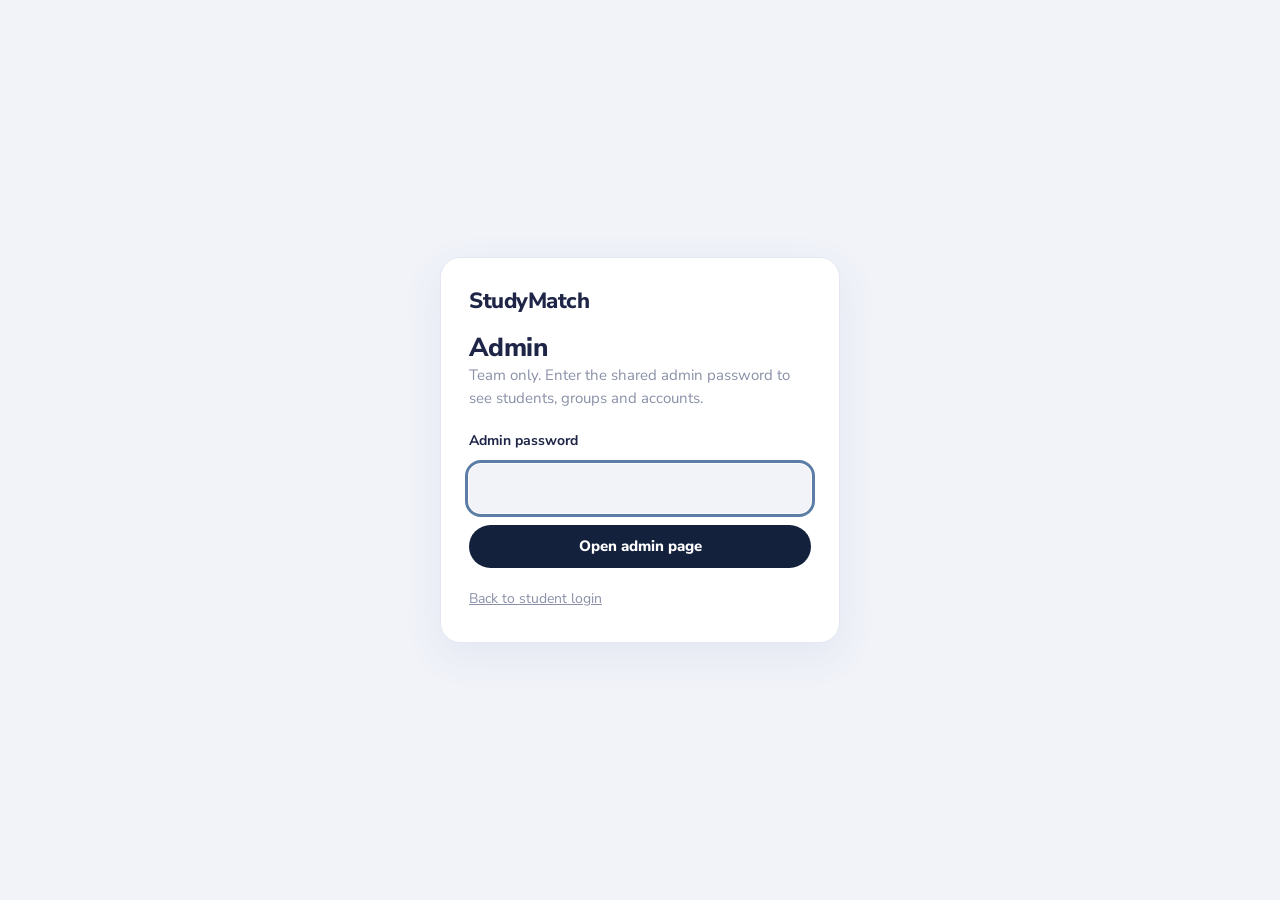
<file: ui/admin_login.html>
<!DOCTYPE html>
<html lang="en">
<head>
<meta charset="UTF-8">
<meta name="viewport" content="width=device-width, initial-scale=1.0, viewport-fit=cover">
<meta name="robots" content="noindex">
<script>
  /* Theme: same saved choice / OS setting as the rest of the app. */
  (function(){
    var saved; try { saved = localStorage.getItem('theme'); } catch (e) {}
    var media = matchMedia('(prefers-color-scheme: dark)');
    function apply(){
      document.documentElement.dataset.theme = saved === 'light' || saved === 'dark' ? saved : (media.matches ? 'dark' : 'light');
    }
    apply();
    media.addEventListener('change', apply);
  })();
</script>
<title>StudyMatch · Admin login</title>
<link rel="preconnect" href="https://fonts.googleapis.com">
<link rel="preconnect" href="https://fonts.gstatic.com" crossorigin>
<link href="https://fonts.googleapis.com/css2?family=Nunito+Sans:wght@400;600;700;800&display=swap" rel="stylesheet">
<style>
  /* StudyMatch tokens, same as ui/admin.html (see Design.md) */
  :root{
    --bg:#F1F3F9; --surface:#FFFFFF; --accent:#14213D; --blue-3:#5C7EA6;
    --ink:#1F2547; --muted:#8A90A8; --line:#E4E7F2; --line-strong:#D9DDEB;
    --danger:#8A3B42; --danger-soft:#F6EBEC; --on-accent:#FFFFFF;
    --font-body:"Nunito Sans",system-ui,-apple-system,"Segoe UI",sans-serif;
    --shadow-card:0 12px 40px rgba(76,86,150,.08);
    color-scheme:light;
  }
  :root[data-theme="dark"]{
    --bg:#14161D; --surface:#1E2029; --accent:#A9C1E8; --blue-3:#6E8CBD;
    --ink:#E6E8F0; --muted:#8C91A3; --line:#2E313C; --line-strong:#3B3F4C;
    --danger:#E9A0A8; --danger-soft:#3A2327; --on-accent:#101A2E;
    --shadow-card:0 12px 40px rgba(0,0,0,.35);
    color-scheme:dark;
  }
  *{box-sizing:border-box;}
  html,body{height:100%;}
  body{
    margin:0;background:var(--bg);color:var(--ink);font-family:var(--font-body);font-size:15px;line-height:1.55;
    -webkit-font-smoothing:antialiased;display:grid;place-items:center;
    padding:max(24px, env(safe-area-inset-top)) max(16px, env(safe-area-inset-right)) max(24px, env(safe-area-inset-bottom)) max(16px, env(safe-area-inset-left));
  }
  .card{
    width:100%;max-width:400px;background:var(--surface);border:1px solid var(--line);border-radius:20px;
    box-shadow:var(--shadow-card);padding:32px 28px;display:grid;gap:20px;
  }
  .brand{font:800 22px/1 var(--font-body);letter-spacing:-.02em;}
  h1{font:800 26px/1.2 var(--font-body);letter-spacing:-.02em;margin:0;}
  p{margin:0;color:var(--muted);}
  form{display:grid;gap:12px;}
  label{font-weight:700;font-size:14px;}
  input{
    font:inherit;color:var(--ink);background:var(--bg);border:1.5px solid var(--line-strong);border-radius:12px;padding:12px 14px;width:100%;
  }
  input:focus-visible{outline:3px solid var(--blue-3);outline-offset:1px;border-color:transparent;}
  button{
    font:800 15px/1 var(--font-body);background:var(--accent);color:var(--on-accent);border:0;border-radius:999px;padding:14px 20px;cursor:pointer;
  }
  button:focus-visible{outline:3px solid var(--blue-3);outline-offset:2px;}
  button:disabled{opacity:.6;cursor:wait;}
  .error{background:var(--danger-soft);color:var(--danger);border-radius:12px;padding:10px 14px;font-weight:700;font-size:14px;}
  .back{font-size:14px;color:var(--muted);}
  .back a{color:inherit;}
</style>
</head>
<body>
<main class="card">
  <div class="brand">StudyMatch</div>
  <div>
    <h1>Admin</h1>
    <p>Team only. Enter the shared admin password to see students, groups and accounts.</p>
  </div>
  <form id="form" novalidate>
    <label for="password">Admin password</label>
    <input id="password" name="password" type="password" autocomplete="current-password" required autofocus>
    <div class="error" id="error" role="alert" hidden></div>
    <button type="submit" id="submit">Open admin page</button>
  </form>
  <div class="back"><a href="/login">Back to student login</a></div>
</main>
<script>
  const form = document.getElementById('form');
  const errorEl = document.getElementById('error');
  const submit = document.getElementById('submit');
  form.addEventListener('submit', async (e) => {
    e.preventDefault();
    const password = document.getElementById('password').value;
    errorEl.hidden = true;
    if (!password) { errorEl.textContent = 'Enter the admin password.'; errorEl.hidden = false; return; }
    submit.disabled = true;
    submit.textContent = 'Checking…';
    try {
      const res = await fetch('/api/admin/login', {
        method: 'POST', headers: { 'Content-Type': 'application/json' }, body: JSON.stringify({ password }),
      });
      if (res.ok) { location.reload(); return; }
      const data = await res.json().catch(() => ({}));
      errorEl.textContent = data.detail || 'Could not log in. Try again.';
      errorEl.hidden = false;
    } catch (err) {
      errorEl.textContent = 'Could not reach the server. Check your connection and try again.';
      errorEl.hidden = false;
    }
    submit.disabled = false;
    submit.textContent = 'Open admin page';
  });
</script>
</body>
</html>
</file>
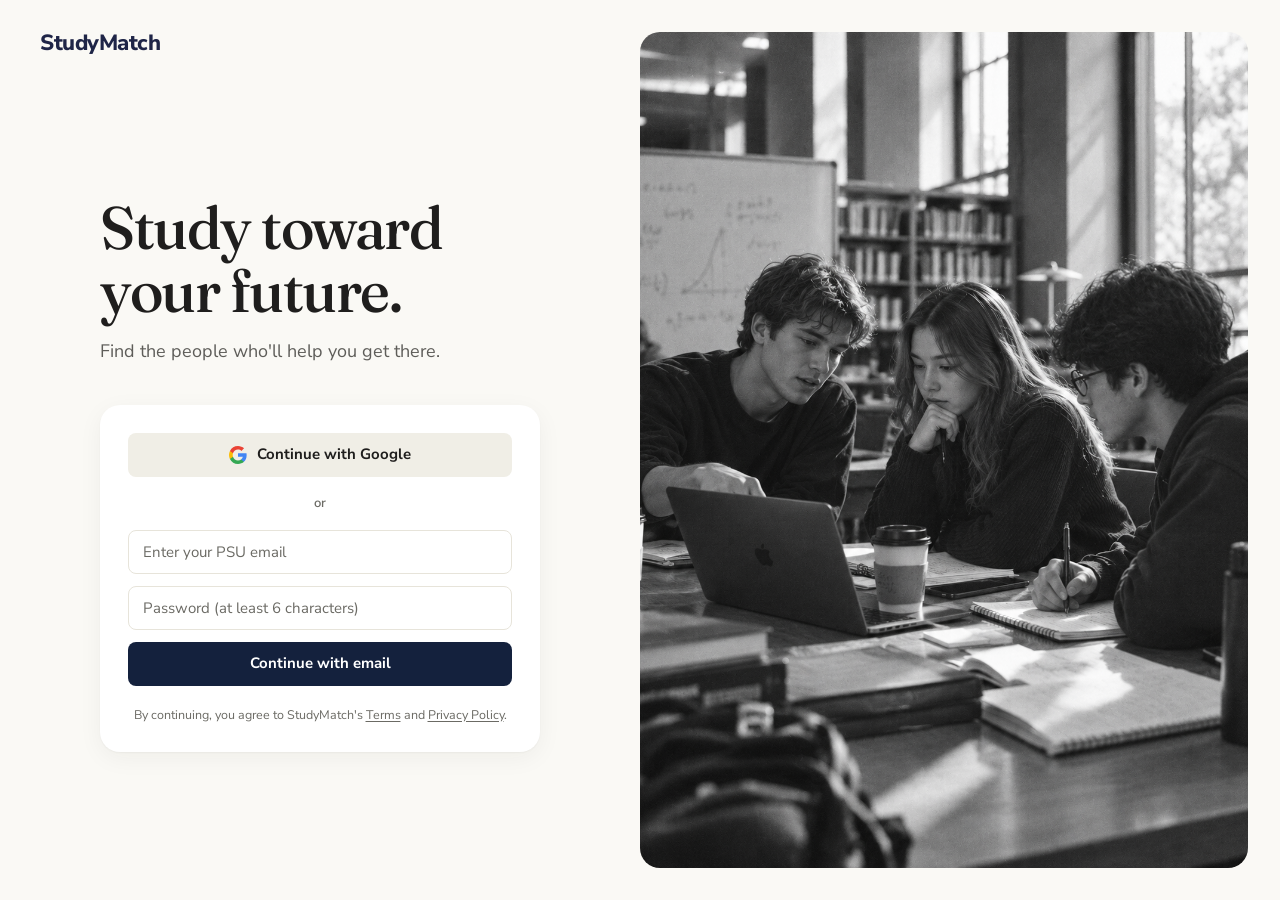
<file: ui/login.html>
<!DOCTYPE html>
<html lang="en">
<head>
<meta charset="UTF-8">
<meta name="viewport" content="width=device-width, initial-scale=1.0, viewport-fit=cover">
<script>
  /* Theme: saved choice ("light"/"dark") or the OS setting. Runs before the
     styles paint so a dark-mode visitor never sees a white flash. */
  (function(){
    var saved; try { saved = localStorage.getItem('theme'); } catch (e) {}
    var media = matchMedia('(prefers-color-scheme: dark)');
    function apply(){
      document.documentElement.dataset.theme = saved === 'light' || saved === 'dark' ? saved : (media.matches ? 'dark' : 'light');
    }
    apply();
    media.addEventListener('change', apply);
    window.setTheme = function(choice){
      saved = choice;
      try { choice === 'system' ? localStorage.removeItem('theme') : localStorage.setItem('theme', choice); } catch (e) {}
      apply();
    };
    window.getTheme = function(){ return saved === 'light' || saved === 'dark' ? saved : 'system'; };
  })();
</script>
<title>StudyMatch · Log In</title>
<link rel="preconnect" href="https://fonts.googleapis.com">
<link rel="preconnect" href="https://fonts.gstatic.com" crossorigin>
<link href="https://fonts.googleapis.com/css2?family=Fraunces:opsz,wght@9..144,400;9..144,500&family=Nunito+Sans:wght@400;600;700;800&display=swap" rel="stylesheet">
<style>
  /* StudyMatch tokens — see Design.md */
  :root{
    --bg:#F1F3F9; --surface:#FFFFFF;
    --accent:#14213D; --accent-deep:#0A1B33; --accent-mid:#1B2A4A;
    --blue-2:#2C4770; --blue-3:#5C7EA6; --band:#E3E9F3;
    --ink:#1F2547; --muted-strong:rgba(31,37,71,.72); --muted:#8A90A8;
    --line-soft:#EEF0F6; --line:#E4E7F2; --line-strong:#D9DDEB;
    --tint:#E3E9F3;
    --danger:#8A3B42; --danger-soft:#F6EBEC;
    --font-display:"Nunito Sans",system-ui,-apple-system,"Segoe UI",sans-serif;
    --font-body:"Nunito Sans",system-ui,-apple-system,"Segoe UI",sans-serif;
    --shadow-card:0 12px 40px rgba(76,86,150,.08);
    /* Login page only: editorial off-white page with a serif headline */
    --font-serif:"Fraunces",Georgia,"Times New Roman",serif;
    --page-editorial:#FAF9F5;   /* warm cream, Claude-like */
    --sidebar-bg:#F3F1EA;       /* areas are told apart by tone, not borders */
    --well:#F0EEE6;             /* tonal fill: bubbles, chips, quiet buttons */
    --well-strong:#E7E4DA;      /* hover / active fill */
    --ink-editorial:#1F1E1D;
    --text-soft:#5E5D59;   /* subheadline: 8.3:1 on --page-editorial */
    --muted-aa:#6B6A64;    /* fine print, "or": 5.9:1 on white (AA) */
    --radius-control:8px;
    --radius-panel:20px;
    --shadow-soft:0 1px 2px rgba(31,30,29,.04), 0 6px 24px rgba(31,30,29,.05);
    --hero-gap:32px;
    --on-accent:#FFFFFF; --bg-glass:rgba(241,243,249,.85); --row-hover:rgba(241,243,249,.7);
    color-scheme:light;
  }
  :root[data-theme="dark"]{
    --surface:#262521; --bg:#14161D; --accent:#A9C1E8;
    --accent-deep:#C7D7F1; --accent-mid:#8FA9D6; --blue-2:#86A2CF;
    --blue-3:#6E8CBD; --band:#232836; --ink:#E6E8F0;
    --muted-strong:rgba(230,232,240,.72); --muted:#8C91A3; --line-soft:#262833;
    --line:#2E313C; --line-strong:#3B3F4C; --tint:#283041;
    --danger:#E9A0A8; --danger-soft:#3A2327; --shadow-card:0 12px 40px rgba(0,0,0,.35);
    --page-editorial:#1A1917; --sidebar-bg:#201F1C; --well:#2B2A26;
    --well-strong:#36342F; --ink-editorial:#EDEBE6; --text-soft:#B8B5AD;
    --muted-aa:#9A978F; --shadow-soft:0 1px 2px rgba(0,0,0,.3), 0 6px 24px rgba(0,0,0,.28);
    --on-accent:#101A2E; --bg-glass:rgba(20,22,29,.85); --row-hover:rgba(255,255,255,.04);
    color-scheme:dark;
  }
  *{box-sizing:border-box;}
  body{
    margin:0;min-height:100vh;background:var(--page-editorial);color:var(--ink);
    font-family:var(--font-body);font-size:16px;line-height:1.6;-webkit-font-smoothing:antialiased;
  }
  .sr-only{position:absolute;width:1px;height:1px;padding:0;margin:-1px;overflow:hidden;clip:rect(0,0,0,0);white-space:nowrap;border:0;}

  .page{min-height:100vh;display:grid;grid-template-columns:1fr 1fr;}

  /* ── Left: brand, headline, auth card ── */
  .left{
    position:relative;display:flex;align-items:center;justify-content:center;
    padding:112px 48px 64px;
  }
  .brand{
    position:absolute;top:32px;left:40px;
    display:flex;align-items:center;gap:10px;font:800 22px/1 var(--font-display);color:var(--ink);letter-spacing:-.02em;
  }

  .stack{width:100%;max-width:440px;}
  .headline{
    margin:0;font:500 60px/1.05 var(--font-serif);letter-spacing:-.025em;color:var(--ink-editorial);
  }
  .subhead{margin:16px 0 40px;font-size:18px;line-height:1.5;color:var(--text-soft);}

  .card{
    background:var(--surface);border-radius:var(--radius-panel);
    box-shadow:var(--shadow-soft);padding:28px;
  }

  .btn-google{
    width:100%;height:44px;border-radius:var(--radius-control);cursor:pointer;
    background:var(--well);color:var(--ink-editorial);border:none;
    font:700 15px/1 var(--font-body);display:flex;align-items:center;justify-content:center;gap:10px;
    text-decoration:none;transition:background .15s, border-color .15s;
  }
  .btn-google:hover{background:var(--well-strong);}
  .btn-google:focus-visible{outline:2px solid var(--accent);outline-offset:2px;}

  .divider{margin:16px 0;text-align:center;color:var(--muted-aa);font-size:13px;font-weight:600;}

  .row{margin-bottom:12px;}
  input[type=email], input[type=password], input[type=text]{
    width:100%;height:44px;padding:0 14px;border-radius:var(--radius-control);border:1px solid var(--well-strong);
    background:var(--surface);color:var(--ink-editorial);font:400 15px/1 var(--font-body);
    transition:border-color .15s, box-shadow .15s;
  }
  input::placeholder{color:var(--muted-aa);}
  input:focus{outline:none;border-color:var(--accent);box-shadow:0 0 0 1px var(--accent);}  /* 1px border + 1px ring = 2px */
  input:focus-visible{outline:none;}

  .btn{
    position:relative;width:100%;height:44px;margin-top:4px;border-radius:var(--radius-control);cursor:pointer;
    background:var(--accent);color:var(--on-accent);border:none;
    font:700 15px/1 var(--font-body);display:flex;align-items:center;justify-content:center;gap:10px;
    transition:background .15s;
  }
  .btn:hover{background:var(--accent-deep);}
  .btn:focus-visible{outline:2px solid var(--accent);outline-offset:2px;}
  .btn:disabled{opacity:.75;cursor:progress;}
  /* The button is only disabled while a request is in flight, so that's when the spinner shows. */
  .btn:disabled::before{
    content:"";width:14px;height:14px;border-radius:50%;
    border:2px solid color-mix(in srgb, var(--on-accent) 35%, transparent);border-top-color:var(--on-accent);animation:spin .7s linear infinite;
  }
  @keyframes spin{to{transform:rotate(360deg);}}

  .error{margin:-4px 0 12px;color:var(--danger);font-size:14px;font-weight:600;line-height:1.4;display:none;}
  .info{
    background:var(--tint);color:var(--accent);border-radius:var(--radius-control);
    padding:10px 14px;font-size:14px;font-weight:600;line-height:1.45;margin-bottom:12px;display:none;
  }
  .hint{font-size:13px;color:var(--muted-aa);margin:12px 0 0;text-align:center;}
  .link{background:none;border:none;padding:0;color:var(--accent);font:700 13px/1 var(--font-body);text-decoration:underline;cursor:pointer;}
  .link:focus-visible, .fine a:focus-visible{outline:2px solid var(--accent);outline-offset:2px;}

  .fine{margin:20px 0 0;font-size:12.5px;line-height:1.5;color:var(--muted-aa);text-align:center;}
  .fine a{color:inherit;text-decoration:underline;text-underline-offset:2px;}
  .fine a:hover{color:var(--ink-editorial);}

  /* ── Right: hero image ── */
  .right{padding:var(--hero-gap) var(--hero-gap) var(--hero-gap) 0;}
  .hero{
    position:sticky;top:var(--hero-gap);height:calc(100vh - 2 * var(--hero-gap));min-height:480px;
    border-radius:var(--radius-panel);overflow:hidden;background:var(--band);
  }
  .hero img{width:100%;height:100%;object-fit:cover;display:block;animation:fade-in .8s ease-out both;}
  @keyframes fade-in{from{opacity:0;}to{opacity:1;}}
  @media (prefers-reduced-motion:reduce){
    .hero img{animation:none;}
    .btn:disabled::before{animation-duration:2s;}
  }

  @media (max-width:1023px){
    :root{--hero-gap:20px;}
    .left{padding:104px 32px 56px;}
    .brand{left:32px;}
    .headline{font-size:44px;}
  }
  @media (max-width:767px){
    .page{grid-template-columns:1fr;}
    .right{display:none;}
    .left{display:block;padding:24px 16px 48px;}
    .brand{position:static;margin-bottom:48px;}
    .stack{max-width:none;}
    .headline{font-size:36px;}
    .subhead{font-size:17px;margin-bottom:28px;}
    .card{padding:24px 20px;}
  }
</style>
</head>
<body>

<div class="page">
  <main class="left">
    <div class="brand">
      StudyMatch
    </div>

    <div class="stack">
      <h1 class="headline">Study toward your future.</h1>
      <p class="subhead">Find the people who'll help you get there.</p>

      <div class="card">
        <a class="btn-google" href="/api/auth/google/login">
          <svg width="18" height="18" viewBox="0 0 18 18" aria-hidden="true"><path fill="#4285F4" d="M17.64 9.2c0-.64-.06-1.25-.16-1.84H9v3.48h4.84a4.14 4.14 0 0 1-1.8 2.72v2.26h2.92c1.7-1.57 2.68-3.88 2.68-6.62z"/><path fill="#34A853" d="M9 18c2.43 0 4.47-.8 5.96-2.18l-2.92-2.26c-.81.54-1.84.86-3.04.86-2.34 0-4.32-1.58-5.03-3.7H.96v2.33A9 9 0 0 0 9 18z"/><path fill="#FBBC05" d="M3.97 10.72A5.4 5.4 0 0 1 3.68 9c0-.6.1-1.18.29-1.72V4.95H.96A9 9 0 0 0 0 9c0 1.45.35 2.82.96 4.05l3.01-2.33z"/><path fill="#EA4335" d="M9 3.58c1.32 0 2.51.45 3.44 1.35l2.58-2.58C13.46.89 11.43 0 9 0A9 9 0 0 0 .96 4.95l3.01 2.33C4.68 5.16 6.66 3.58 9 3.58z"/></svg>
          Continue with Google
        </a>

        <div class="divider">or</div>

        <form id="login-form">
          <div class="info" id="info" role="status"></div>
          <div class="row">
            <label class="sr-only" for="f-email">Email</label>
            <input type="email" id="f-email" required autocomplete="email" placeholder="Enter your PSU email" aria-describedby="error">
          </div>
          <div class="row">
            <label class="sr-only" for="f-password">Password</label>
            <input type="password" id="f-password" required autocomplete="current-password" minlength="6" placeholder="Password (at least 6 characters)" aria-describedby="error">
          </div>
          <div class="row" id="code-row" hidden>
            <label class="sr-only" for="f-code">Verification code</label>
            <input type="text" id="f-code" inputmode="numeric" autocomplete="one-time-code" maxlength="6" placeholder="6-digit verification code" aria-describedby="error">
          </div>
          <div class="error" id="error" role="alert"></div>
          <button type="submit" class="btn" id="submit-btn">Continue with email</button>
          <p class="hint" id="resend-hint" hidden>Didn't get it? <button type="button" class="link" id="resend-btn">Send a new code</button></p>
        </form>

        <p class="fine">By continuing, you agree to StudyMatch's <a href="#">Terms</a> and <a href="#">Privacy Policy</a>.</p>
      </div>
    </div>
  </main>

  <div class="right" aria-hidden="true">
    <div class="hero"><img src="/assets/Collaborative%20Study%20by%20the%20Window.png" alt="" onerror="this.remove()"></div>
  </div>
</div>

<script>
const API = '';

// A failed Google sign-in redirects back here with ?error=... rather than
// failing silently or dumping a server error page.
const urlError = new URLSearchParams(window.location.search).get('error');
if (urlError) {
  const errorEl = document.getElementById('error');
  errorEl.textContent = urlError;
  errorEl.style.display = 'block';
  window.history.replaceState({}, '', window.location.pathname);
}

const codeRow = document.getElementById('code-row');
const resendHint = document.getElementById('resend-hint');
let awaitingCode = false;

function showCodeStep(message) {
  awaitingCode = true;
  codeRow.hidden = false;
  resendHint.hidden = false;
  const infoEl = document.getElementById('info');
  infoEl.textContent = message;
  infoEl.style.display = 'block';
  document.getElementById('f-code').value = '';
  document.getElementById('f-code').focus();
}

document.getElementById('login-form').addEventListener('submit', async (e) => {
  e.preventDefault();
  const errorEl = document.getElementById('error');
  const infoEl = document.getElementById('info');
  errorEl.style.display = 'none';
  if (!awaitingCode) infoEl.style.display = 'none';

  const btn = document.getElementById('submit-btn');
  btn.disabled = true;
  btn.textContent = 'Checking…';

  const payload = {
    email: document.getElementById('f-email').value.trim(),
    password: document.getElementById('f-password').value,
  };
  const url = awaitingCode ? '/api/auth/verify-code' : '/api/auth/login';
  if (awaitingCode) payload.code = document.getElementById('f-code').value.trim();

  try {
    const res = await fetch(API + url, {
      method: 'POST',
      headers: { 'Content-Type': 'application/json' },
      body: JSON.stringify(payload),
    });
    if (!res.ok) {
      const body = await res.json().catch(() => ({}));
      throw new Error(body.detail || res.statusText);
    }
    const data = await res.json();
    if (data.status === 'code_sent') {
      showCodeStep(data.message);
      btn.disabled = false;
      btn.textContent = 'Verify code';
      return;
    }
    window.location.href = data.redirect;
  } catch (err) {
    errorEl.textContent = err.message;
    errorEl.style.display = 'block';
    btn.disabled = false;
    btn.textContent = awaitingCode ? 'Verify code' : 'Continue with email';
  }
});

document.getElementById('resend-btn').addEventListener('click', () => {
  awaitingCode = false;
  codeRow.hidden = true;
  resendHint.hidden = true;
  document.getElementById('login-form').requestSubmit();
});
</script>
</body>
</html>
</file>
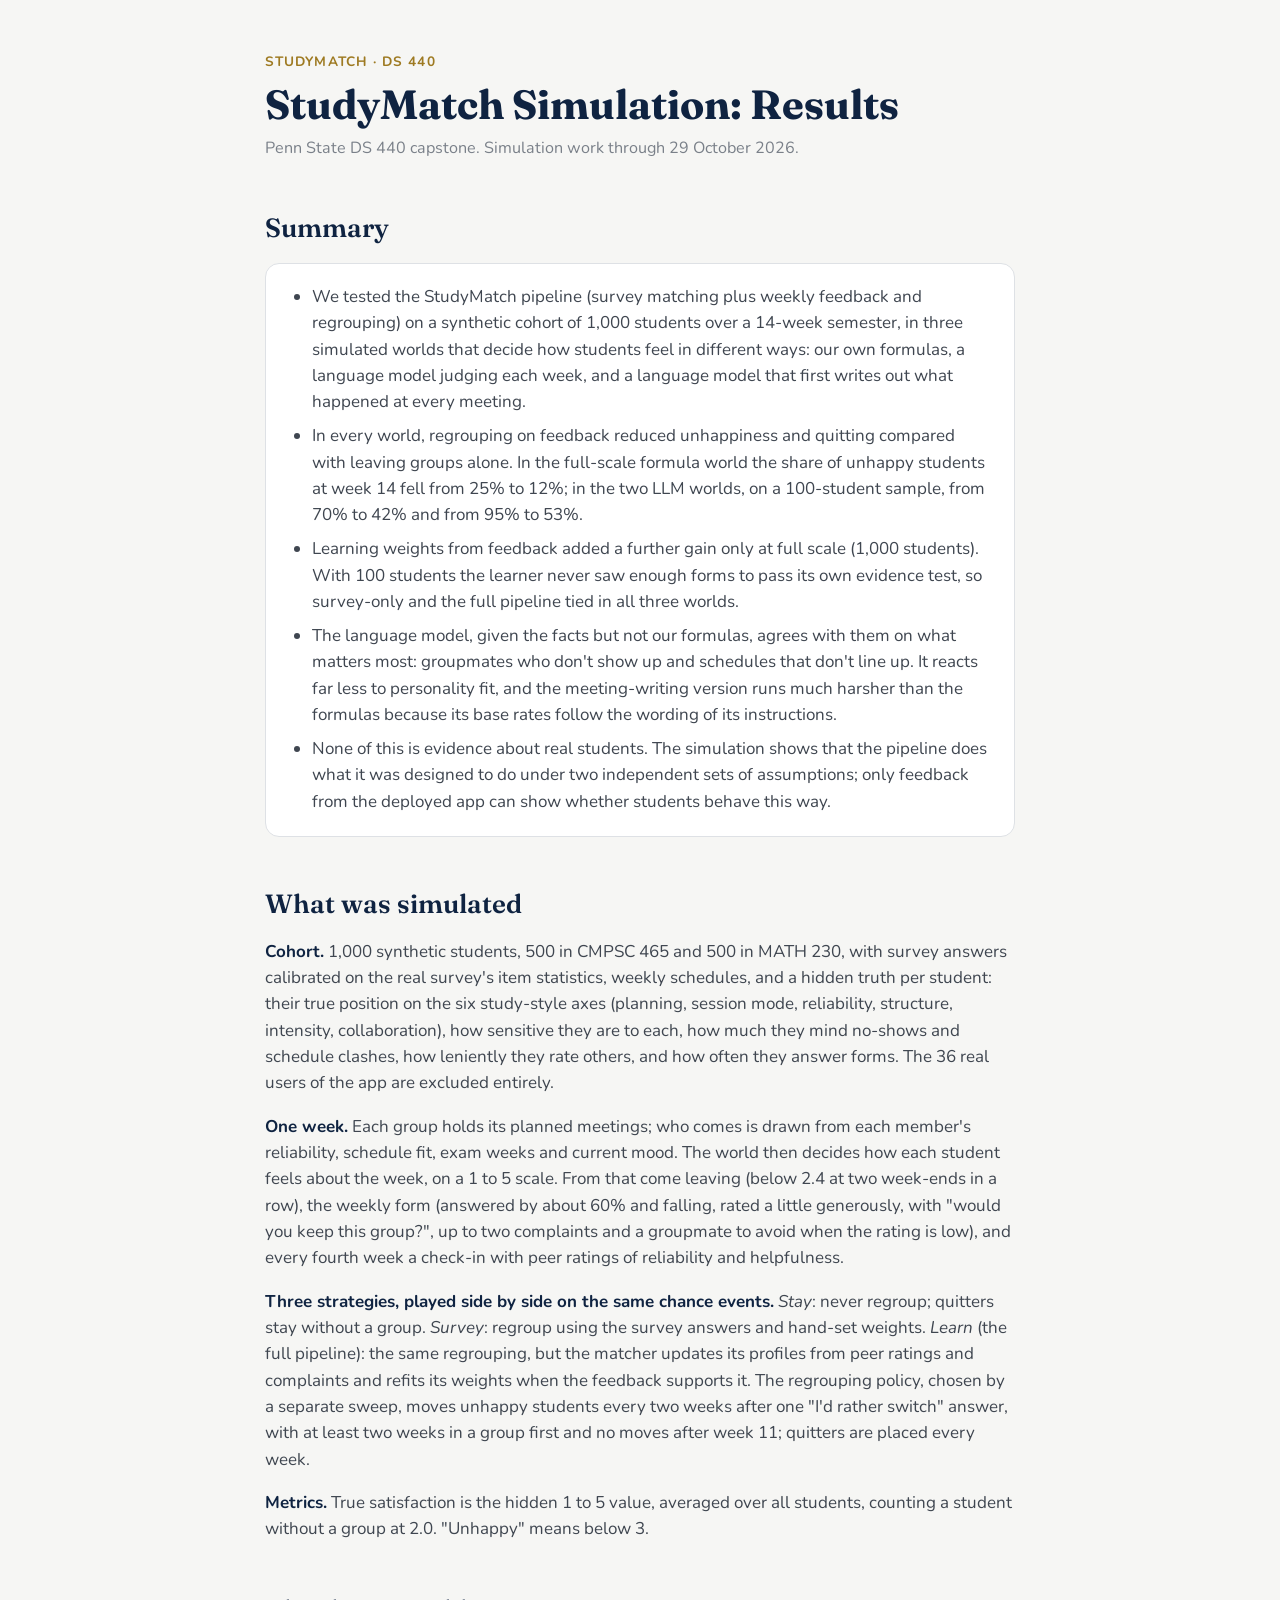
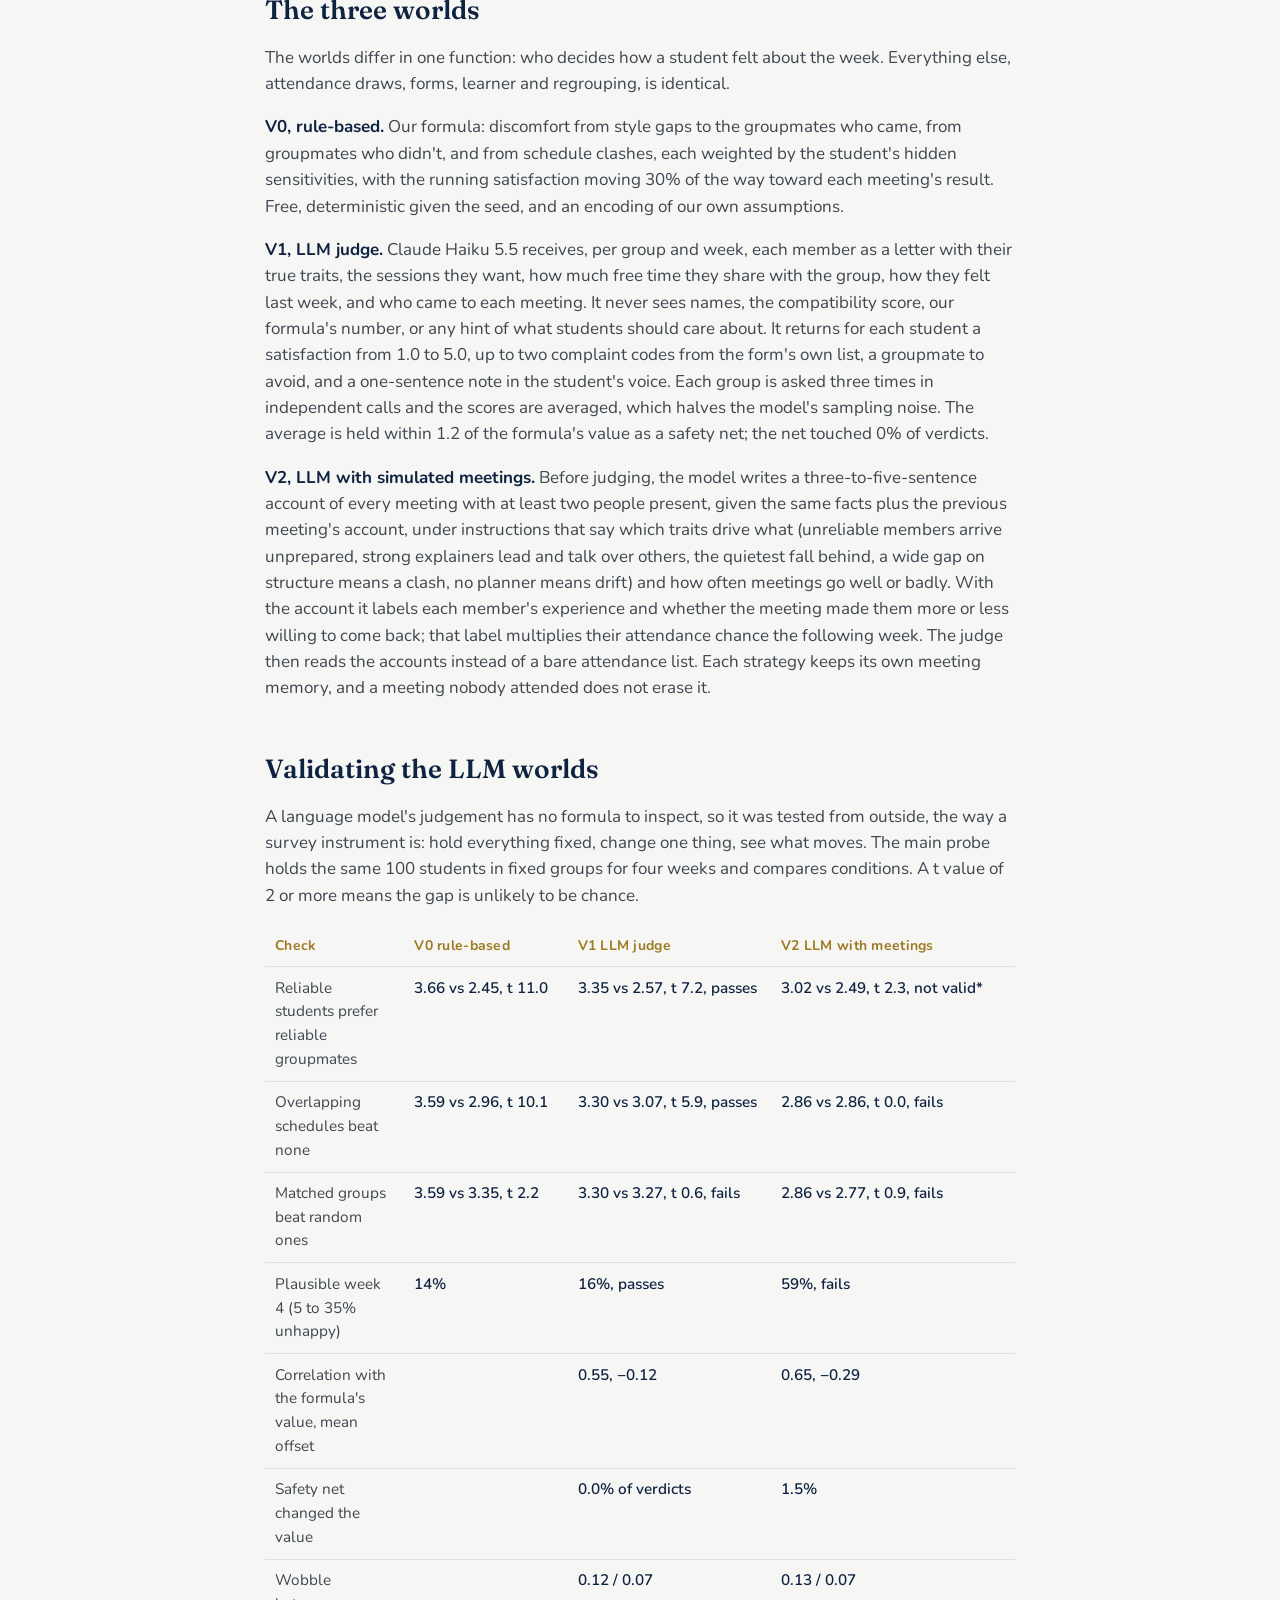
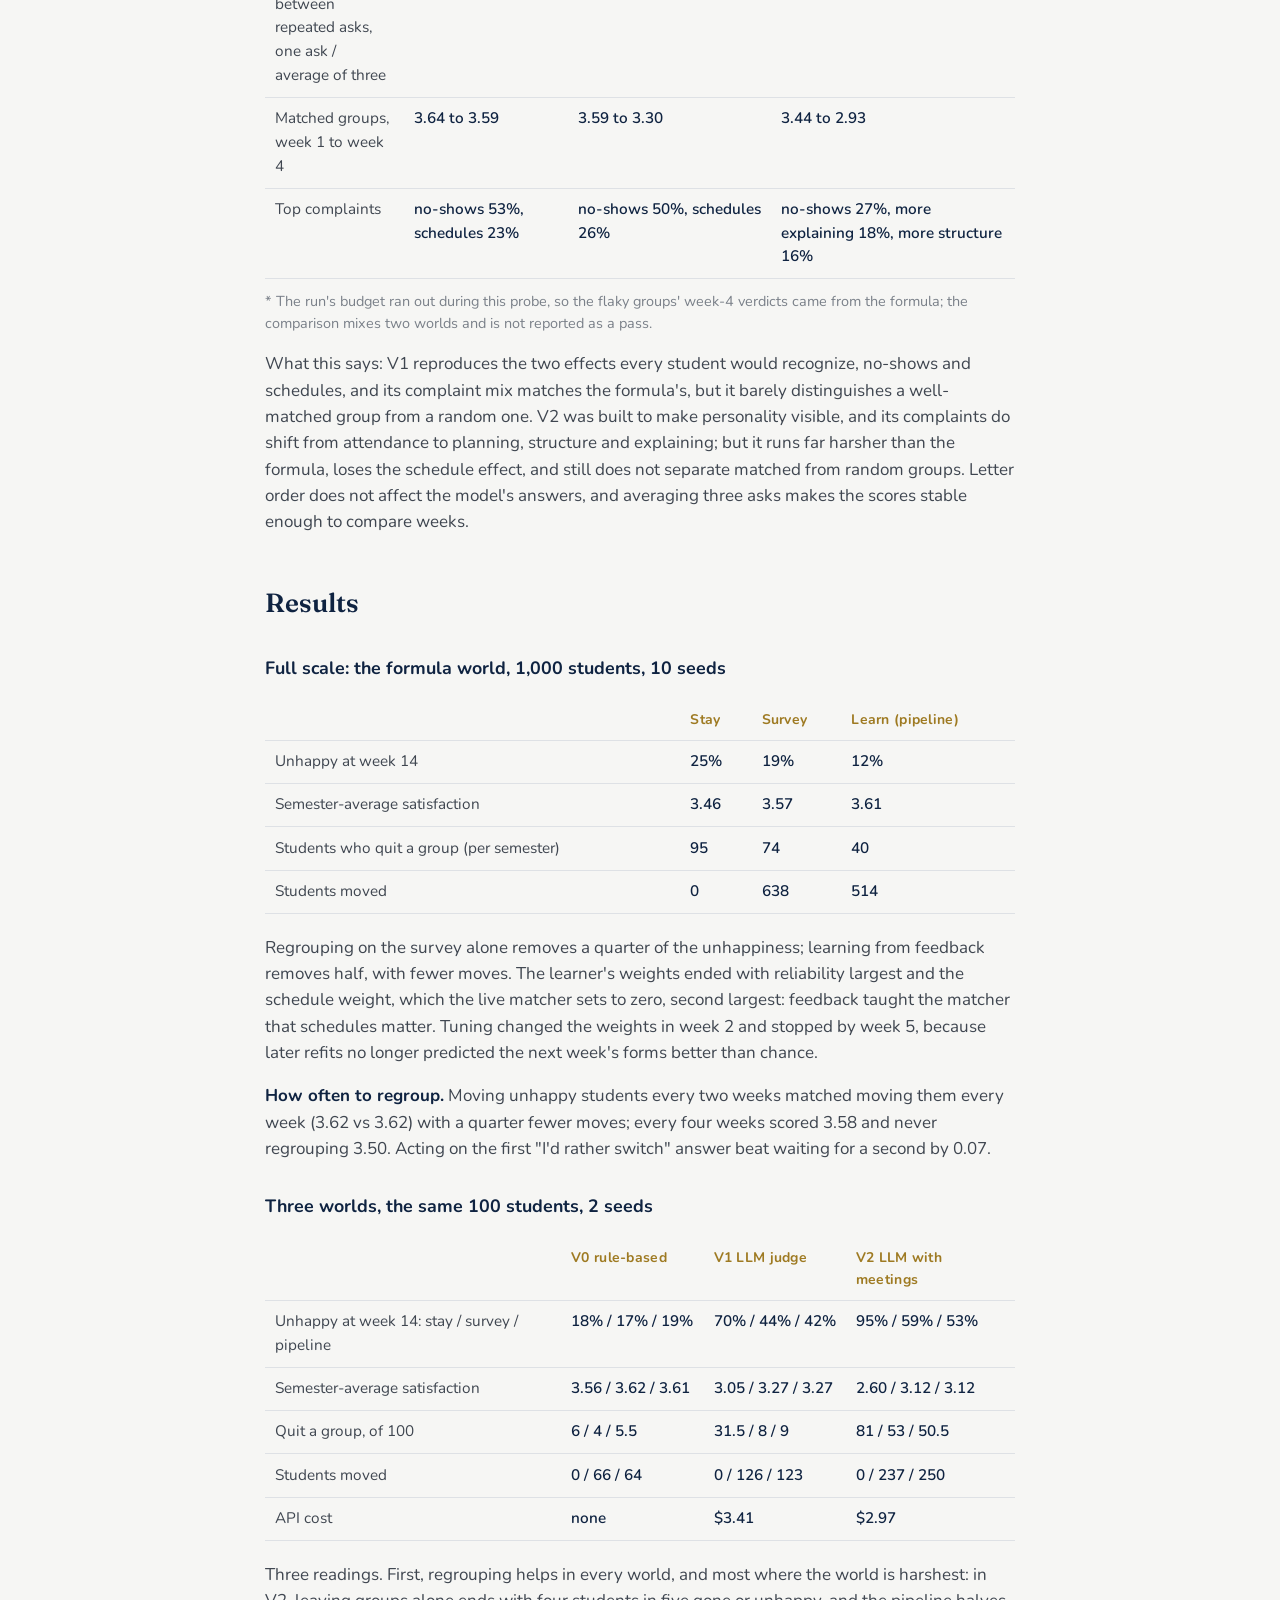
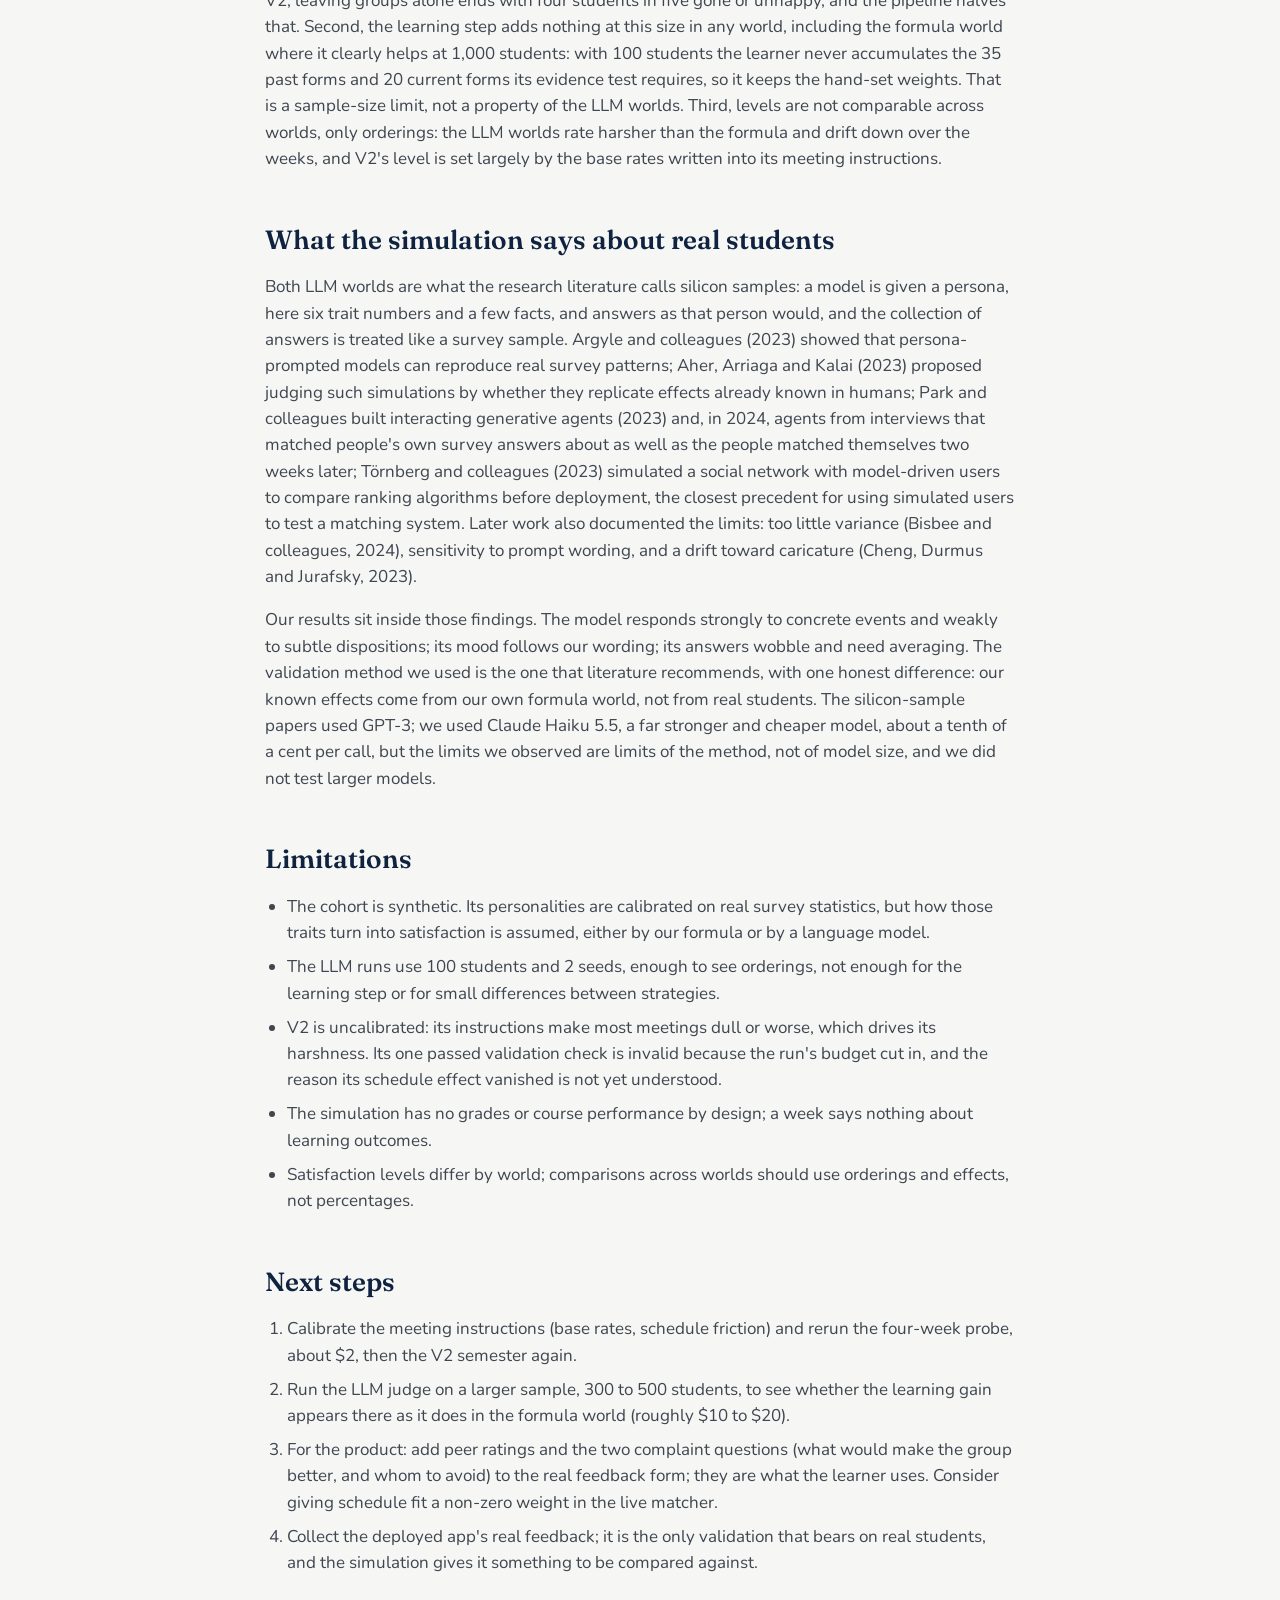
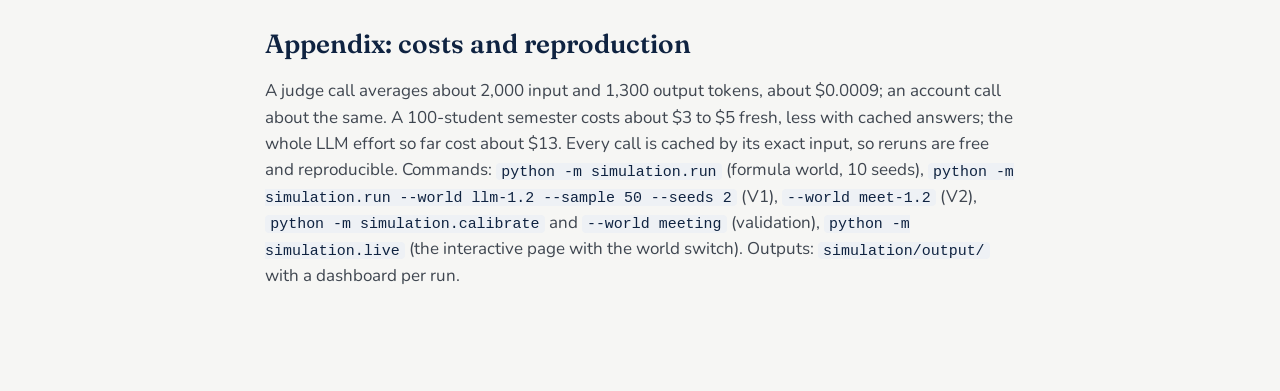
<file: simulation/report/results_report.html>
<!DOCTYPE html>
<html lang="en">
<head>
<meta charset="utf-8">
<meta name="viewport" content="width=device-width, initial-scale=1">
<title>StudyMatch Simulation Results</title>
<link rel="preconnect" href="https://fonts.googleapis.com">
<link rel="preconnect" href="https://fonts.gstatic.com" crossorigin>
<link href="https://fonts.googleapis.com/css2?family=Fraunces:opsz,wght@9..144,600;9..144,700&family=Nunito:wght@400;600;700&display=swap" rel="stylesheet">
<style>
  :root {
    /* Report in the StudyMatch deck's colors: off-white paper, navy ink, one gold accent for labels. One column, tables set off by hairlines. */
    --paper: #F6F6F4;
    --card: #FFFFFF;
    --ink: #0F2341;
    --body: #3F4650;
    --muted: #7A8089;
    --gold: #9E7A22;
    --rule: #DEE1E5;
    --tint: #EEF1F5;
    --display: "Fraunces", Georgia, "Times New Roman", serif;
    --text: "Nunito", "Segoe UI", Arial, sans-serif;
    color-scheme: light;
  }
  @media (prefers-color-scheme: dark) {
    :root:not([data-theme="light"]) {
      --paper: #121A26; --card: #1A2433; --ink: #EAF0F8; --body: #C5CDD8; --muted: #8E98A6;
      --gold: #D2AE55; --rule: #2C3848; --tint: #202B3B; color-scheme: dark;
    }
  }
  :root[data-theme="dark"] {
    --paper: #121A26; --card: #1A2433; --ink: #EAF0F8; --body: #C5CDD8; --muted: #8E98A6;
    --gold: #D2AE55; --rule: #2C3848; --tint: #202B3B; color-scheme: dark;
  }
  * { box-sizing: border-box; }
  html { font-size: 17px; }
  body { margin: 0; background: var(--paper); color: var(--body); font-family: var(--text); line-height: 1.55; }
  main { max-width: 46rem; margin: 0 auto; padding: 3rem 16px 5rem; }
  .kicker { font-weight: 700; font-size: .8rem; letter-spacing: .08em; text-transform: uppercase; color: var(--gold); margin: 0 0 .6rem; }
  h1 { font-family: var(--display); color: var(--ink); font-weight: 700; font-size: 2.4rem; line-height: 1.1; margin: 0 0 .5rem; text-wrap: balance; }
  .dateline { color: var(--muted); margin: 0 0 2.5rem; font-size: .95rem; }
  h2 { font-family: var(--display); color: var(--ink); font-weight: 600; font-size: 1.55rem; margin: 2.8rem 0 .8rem; text-wrap: balance; }
  h3 { color: var(--ink); font-weight: 700; font-size: 1.05rem; margin: 1.8rem 0 .5rem; }
  p { margin: 0 0 1rem; }
  strong { color: var(--ink); font-weight: 700; }
  ul, ol { padding-left: 1.3rem; margin: 0 0 1rem; display: grid; gap: .45rem; }
  .summary { background: var(--card); border: 1px solid var(--rule); border-radius: 14px; padding: 1.2rem 1.4rem; margin: 0 0 1rem; }
  .summary ul { margin: 0; }
  .tablewrap { overflow-x: auto; margin: 1rem 0 1.2rem; }
  table { border-collapse: collapse; width: 100%; font-size: .9rem; font-variant-numeric: tabular-nums; }
  th, td { text-align: left; vertical-align: top; padding: .55rem .6rem; border-bottom: 1px solid var(--rule); }
  th { color: var(--gold); font-weight: 700; font-size: .82rem; letter-spacing: .02em; }
  td:first-child { color: var(--body); }
  td:not(:first-child) { color: var(--ink); font-weight: 600; white-space: nowrap; }
  td.wrap { white-space: normal; }
  .note { font-size: .85rem; color: var(--muted); margin-top: -.6rem; }
  code { font-family: Consolas, "Courier New", monospace; font-size: .88em; background: var(--tint); padding: .05em .35em; border-radius: 4px; color: var(--ink); }
  a { color: var(--ink); }
  a:focus-visible { outline: 2px solid var(--gold); outline-offset: 2px; }
  @media (max-width: 420px) { html { font-size: 16px; } h1 { font-size: 2rem; } }
</style>
</head>
<body>
<main>
  <p class="kicker">StudyMatch · DS 440</p>
  <h1>StudyMatch Simulation: Results</h1>
  <p class="dateline">Penn State DS 440 capstone. Simulation work through 29 October 2026.</p>

  <h2 id="summary">Summary</h2>
  <div class="summary">
    <ul>
      <li>We tested the StudyMatch pipeline (survey matching plus weekly feedback and regrouping) on a synthetic cohort of 1,000 students over a 14-week semester, in three simulated worlds that decide how students feel in different ways: our own formulas, a language model judging each week, and a language model that first writes out what happened at every meeting.</li>
      <li>In every world, regrouping on feedback reduced unhappiness and quitting compared with leaving groups alone. In the full-scale formula world the share of unhappy students at week 14 fell from 25% to 12%; in the two LLM worlds, on a 100-student sample, from 70% to 42% and from 95% to 53%.</li>
      <li>Learning weights from feedback added a further gain only at full scale (1,000 students). With 100 students the learner never saw enough forms to pass its own evidence test, so survey-only and the full pipeline tied in all three worlds.</li>
      <li>The language model, given the facts but not our formulas, agrees with them on what matters most: groupmates who don't show up and schedules that don't line up. It reacts far less to personality fit, and the meeting-writing version runs much harsher than the formulas because its base rates follow the wording of its instructions.</li>
      <li>None of this is evidence about real students. The simulation shows that the pipeline does what it was designed to do under two independent sets of assumptions; only feedback from the deployed app can show whether students behave this way.</li>
    </ul>
  </div>

  <h2 id="setup">What was simulated</h2>
  <p><strong>Cohort.</strong> 1,000 synthetic students, 500 in CMPSC 465 and 500 in MATH 230, with survey answers calibrated on the real survey's item statistics, weekly schedules, and a hidden truth per student: their true position on the six study-style axes (planning, session mode, reliability, structure, intensity, collaboration), how sensitive they are to each, how much they mind no-shows and schedule clashes, how leniently they rate others, and how often they answer forms. The 36 real users of the app are excluded entirely.</p>
  <p><strong>One week.</strong> Each group holds its planned meetings; who comes is drawn from each member's reliability, schedule fit, exam weeks and current mood. The world then decides how each student feels about the week, on a 1 to 5 scale. From that come leaving (below 2.4 at two week-ends in a row), the weekly form (answered by about 60% and falling, rated a little generously, with "would you keep this group?", up to two complaints and a groupmate to avoid when the rating is low), and every fourth week a check-in with peer ratings of reliability and helpfulness.</p>
  <p><strong>Three strategies, played side by side on the same chance events.</strong> <em>Stay</em>: never regroup; quitters stay without a group. <em>Survey</em>: regroup using the survey answers and hand-set weights. <em>Learn</em> (the full pipeline): the same regrouping, but the matcher updates its profiles from peer ratings and complaints and refits its weights when the feedback supports it. The regrouping policy, chosen by a separate sweep, moves unhappy students every two weeks after one "I'd rather switch" answer, with at least two weeks in a group first and no moves after week 11; quitters are placed every week.</p>
  <p><strong>Metrics.</strong> True satisfaction is the hidden 1 to 5 value, averaged over all students, counting a student without a group at 2.0. "Unhappy" means below 3.</p>

  <h2 id="worlds">The three worlds</h2>
  <p>The worlds differ in one function: who decides how a student felt about the week. Everything else, attendance draws, forms, learner and regrouping, is identical.</p>
  <p><strong>V0, rule-based.</strong> Our formula: discomfort from style gaps to the groupmates who came, from groupmates who didn't, and from schedule clashes, each weighted by the student's hidden sensitivities, with the running satisfaction moving 30% of the way toward each meeting's result. Free, deterministic given the seed, and an encoding of our own assumptions.</p>
  <p><strong>V1, LLM judge.</strong> Claude Haiku 5.5 receives, per group and week, each member as a letter with their true traits, the sessions they want, how much free time they share with the group, how they felt last week, and who came to each meeting. It never sees names, the compatibility score, our formula's number, or any hint of what students should care about. It returns for each student a satisfaction from 1.0 to 5.0, up to two complaint codes from the form's own list, a groupmate to avoid, and a one-sentence note in the student's voice. Each group is asked three times in independent calls and the scores are averaged, which halves the model's sampling noise. The average is held within 1.2 of the formula's value as a safety net; the net touched 0% of verdicts.</p>
  <p><strong>V2, LLM with simulated meetings.</strong> Before judging, the model writes a three-to-five-sentence account of every meeting with at least two people present, given the same facts plus the previous meeting's account, under instructions that say which traits drive what (unreliable members arrive unprepared, strong explainers lead and talk over others, the quietest fall behind, a wide gap on structure means a clash, no planner means drift) and how often meetings go well or badly. With the account it labels each member's experience and whether the meeting made them more or less willing to come back; that label multiplies their attendance chance the following week. The judge then reads the accounts instead of a bare attendance list. Each strategy keeps its own meeting memory, and a meeting nobody attended does not erase it.</p>

  <h2 id="validation">Validating the LLM worlds</h2>
  <p>A language model's judgement has no formula to inspect, so it was tested from outside, the way a survey instrument is: hold everything fixed, change one thing, see what moves. The main probe holds the same 100 students in fixed groups for four weeks and compares conditions. A t value of 2 or more means the gap is unlikely to be chance.</p>
  <div class="tablewrap">
  <table>
    <thead><tr><th>Check</th><th>V0 rule-based</th><th>V1 LLM judge</th><th>V2 LLM with meetings</th></tr></thead>
    <tbody>
      <tr><td>Reliable students prefer reliable groupmates</td><td>3.66 vs 2.45, t 11.0</td><td>3.35 vs 2.57, t 7.2, passes</td><td>3.02 vs 2.49, t 2.3, not valid*</td></tr>
      <tr><td>Overlapping schedules beat none</td><td>3.59 vs 2.96, t 10.1</td><td>3.30 vs 3.07, t 5.9, passes</td><td>2.86 vs 2.86, t 0.0, fails</td></tr>
      <tr><td>Matched groups beat random ones</td><td>3.59 vs 3.35, t 2.2</td><td>3.30 vs 3.27, t 0.6, fails</td><td>2.86 vs 2.77, t 0.9, fails</td></tr>
      <tr><td>Plausible week 4 (5 to 35% unhappy)</td><td>14%</td><td>16%, passes</td><td>59%, fails</td></tr>
      <tr><td>Correlation with the formula's value, mean offset</td><td></td><td>0.55, −0.12</td><td>0.65, −0.29</td></tr>
      <tr><td>Safety net changed the value</td><td></td><td>0.0% of verdicts</td><td>1.5%</td></tr>
      <tr><td>Wobble between repeated asks, one ask / average of three</td><td></td><td>0.12 / 0.07</td><td>0.13 / 0.07</td></tr>
      <tr><td>Matched groups, week 1 to week 4</td><td>3.64 to 3.59</td><td>3.59 to 3.30</td><td>3.44 to 2.93</td></tr>
      <tr><td>Top complaints</td><td class="wrap">no-shows 53%, schedules 23%</td><td class="wrap">no-shows 50%, schedules 26%</td><td class="wrap">no-shows 27%, more explaining 18%, more structure 16%</td></tr>
    </tbody>
  </table>
  </div>
  <p class="note">* The run's budget ran out during this probe, so the flaky groups' week-4 verdicts came from the formula; the comparison mixes two worlds and is not reported as a pass.</p>
  <p>What this says: V1 reproduces the two effects every student would recognize, no-shows and schedules, and its complaint mix matches the formula's, but it barely distinguishes a well-matched group from a random one. V2 was built to make personality visible, and its complaints do shift from attendance to planning, structure and explaining; but it runs far harsher than the formula, loses the schedule effect, and still does not separate matched from random groups. Letter order does not affect the model's answers, and averaging three asks makes the scores stable enough to compare weeks.</p>

  <h2 id="results">Results</h2>
  <h3>Full scale: the formula world, 1,000 students, 10 seeds</h3>
  <div class="tablewrap">
  <table>
    <thead><tr><th></th><th>Stay</th><th>Survey</th><th>Learn (pipeline)</th></tr></thead>
    <tbody>
      <tr><td>Unhappy at week 14</td><td>25%</td><td>19%</td><td>12%</td></tr>
      <tr><td>Semester-average satisfaction</td><td>3.46</td><td>3.57</td><td>3.61</td></tr>
      <tr><td>Students who quit a group (per semester)</td><td>95</td><td>74</td><td>40</td></tr>
      <tr><td>Students moved</td><td>0</td><td>638</td><td>514</td></tr>
    </tbody>
  </table>
  </div>
  <p>Regrouping on the survey alone removes a quarter of the unhappiness; learning from feedback removes half, with fewer moves. The learner's weights ended with reliability largest and the schedule weight, which the live matcher sets to zero, second largest: feedback taught the matcher that schedules matter. Tuning changed the weights in week 2 and stopped by week 5, because later refits no longer predicted the next week's forms better than chance.</p>
  <p><strong>How often to regroup.</strong> Moving unhappy students every two weeks matched moving them every week (3.62 vs 3.62) with a quarter fewer moves; every four weeks scored 3.58 and never regrouping 3.50. Acting on the first "I'd rather switch" answer beat waiting for a second by 0.07.</p>

  <h3>Three worlds, the same 100 students, 2 seeds</h3>
  <div class="tablewrap">
  <table>
    <thead><tr><th></th><th>V0 rule-based</th><th>V1 LLM judge</th><th>V2 LLM with meetings</th></tr></thead>
    <tbody>
      <tr><td>Unhappy at week 14: stay / survey / pipeline</td><td>18% / 17% / 19%</td><td>70% / 44% / 42%</td><td>95% / 59% / 53%</td></tr>
      <tr><td>Semester-average satisfaction</td><td>3.56 / 3.62 / 3.61</td><td>3.05 / 3.27 / 3.27</td><td>2.60 / 3.12 / 3.12</td></tr>
      <tr><td>Quit a group, of 100</td><td>6 / 4 / 5.5</td><td>31.5 / 8 / 9</td><td>81 / 53 / 50.5</td></tr>
      <tr><td>Students moved</td><td>0 / 66 / 64</td><td>0 / 126 / 123</td><td>0 / 237 / 250</td></tr>
      <tr><td>API cost</td><td>none</td><td>$3.41</td><td>$2.97</td></tr>
    </tbody>
  </table>
  </div>
  <p>Three readings. First, regrouping helps in every world, and most where the world is harshest: in V2, leaving groups alone ends with four students in five gone or unhappy, and the pipeline halves that. Second, the learning step adds nothing at this size in any world, including the formula world where it clearly helps at 1,000 students: with 100 students the learner never accumulates the 35 past forms and 20 current forms its evidence test requires, so it keeps the hand-set weights. That is a sample-size limit, not a property of the LLM worlds. Third, levels are not comparable across worlds, only orderings: the LLM worlds rate harsher than the formula and drift down over the weeks, and V2's level is set largely by the base rates written into its meeting instructions.</p>

  <h2 id="research">What the simulation says about real students</h2>
  <p>Both LLM worlds are what the research literature calls silicon samples: a model is given a persona, here six trait numbers and a few facts, and answers as that person would, and the collection of answers is treated like a survey sample. Argyle and colleagues (2023) showed that persona-prompted models can reproduce real survey patterns; Aher, Arriaga and Kalai (2023) proposed judging such simulations by whether they replicate effects already known in humans; Park and colleagues built interacting generative agents (2023) and, in 2024, agents from interviews that matched people's own survey answers about as well as the people matched themselves two weeks later; Törnberg and colleagues (2023) simulated a social network with model-driven users to compare ranking algorithms before deployment, the closest precedent for using simulated users to test a matching system. Later work also documented the limits: too little variance (Bisbee and colleagues, 2024), sensitivity to prompt wording, and a drift toward caricature (Cheng, Durmus and Jurafsky, 2023).</p>
  <p>Our results sit inside those findings. The model responds strongly to concrete events and weakly to subtle dispositions; its mood follows our wording; its answers wobble and need averaging. The validation method we used is the one that literature recommends, with one honest difference: our known effects come from our own formula world, not from real students. The silicon-sample papers used GPT-3; we used Claude Haiku 5.5, a far stronger and cheaper model, about a tenth of a cent per call, but the limits we observed are limits of the method, not of model size, and we did not test larger models.</p>

  <h2 id="limitations">Limitations</h2>
  <ul>
    <li>The cohort is synthetic. Its personalities are calibrated on real survey statistics, but how those traits turn into satisfaction is assumed, either by our formula or by a language model.</li>
    <li>The LLM runs use 100 students and 2 seeds, enough to see orderings, not enough for the learning step or for small differences between strategies.</li>
    <li>V2 is uncalibrated: its instructions make most meetings dull or worse, which drives its harshness. Its one passed validation check is invalid because the run's budget cut in, and the reason its schedule effect vanished is not yet understood.</li>
    <li>The simulation has no grades or course performance by design; a week says nothing about learning outcomes.</li>
    <li>Satisfaction levels differ by world; comparisons across worlds should use orderings and effects, not percentages.</li>
  </ul>

  <h2 id="next">Next steps</h2>
  <ol>
    <li>Calibrate the meeting instructions (base rates, schedule friction) and rerun the four-week probe, about $2, then the V2 semester again.</li>
    <li>Run the LLM judge on a larger sample, 300 to 500 students, to see whether the learning gain appears there as it does in the formula world (roughly $10 to $20).</li>
    <li>For the product: add peer ratings and the two complaint questions (what would make the group better, and whom to avoid) to the real feedback form; they are what the learner uses. Consider giving schedule fit a non-zero weight in the live matcher.</li>
    <li>Collect the deployed app's real feedback; it is the only validation that bears on real students, and the simulation gives it something to be compared against.</li>
  </ol>

  <h2 id="appendix">Appendix: costs and reproduction</h2>
  <p>A judge call averages about 2,000 input and 1,300 output tokens, about $0.0009; an account call about the same. A 100-student semester costs about $3 to $5 fresh, less with cached answers; the whole LLM effort so far cost about $13. Every call is cached by its exact input, so reruns are free and reproducible. Commands: <code>python -m simulation.run</code> (formula world, 10 seeds), <code>python -m simulation.run --world llm-1.2 --sample 50 --seeds 2</code> (V1), <code>--world meet-1.2</code> (V2), <code>python -m simulation.calibrate</code> and <code>--world meeting</code> (validation), <code>python -m simulation.live</code> (the interactive page with the world switch). Outputs: <code>simulation/output/</code> with a dashboard per run.</p>
</main>
</body>
</html>
</file>
